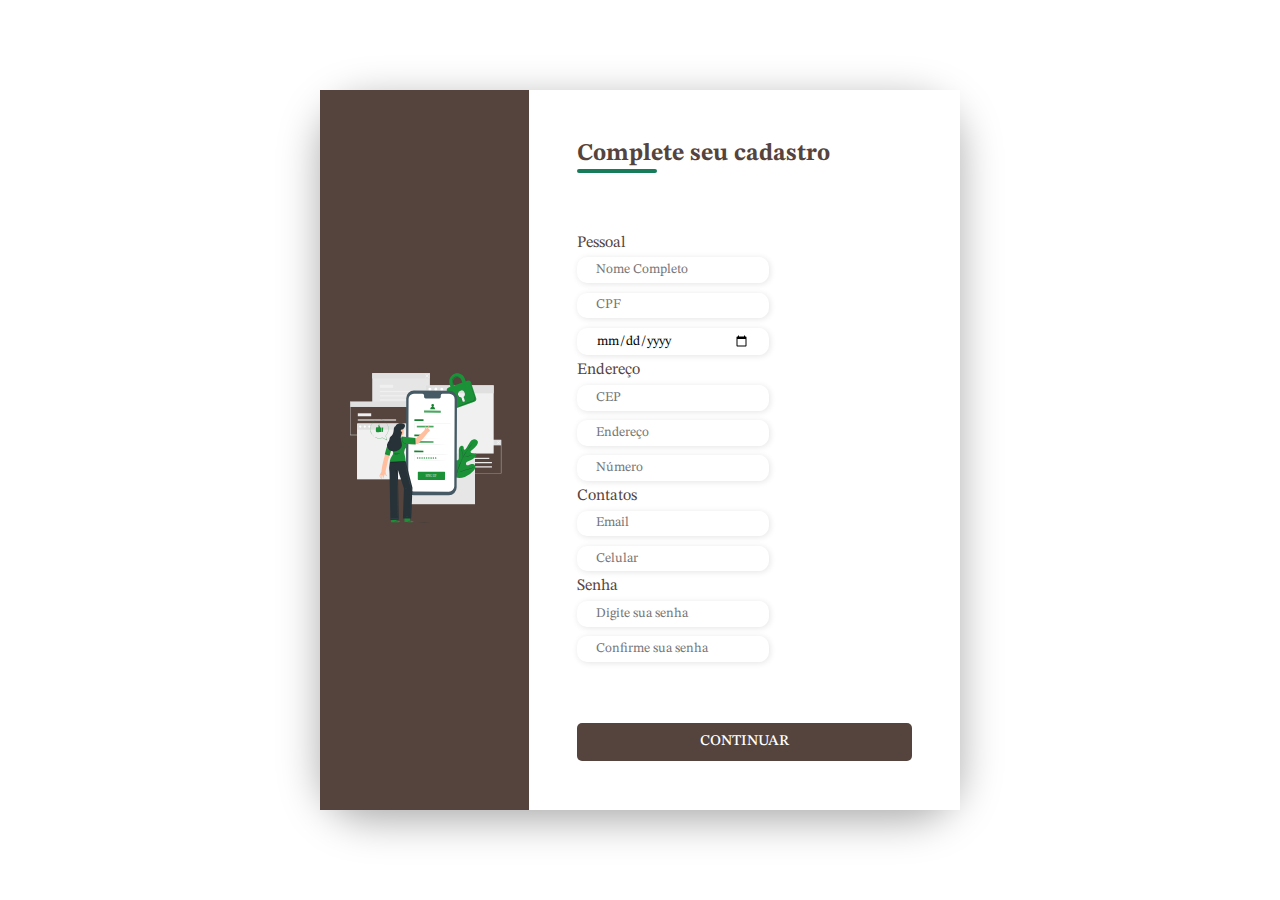
<file: FacilityBank/CompleteCadastro/index.html>
<!DOCTYPE html>
<html lang="pt-br">
<head>
    <meta charset="UTF-8">
    <meta http-equiv="X-UA-Compatible" content="IE=edge">
    <meta name="viewport" content="width=device-width, initial-scale=1.0">
    <link rel="stylesheet" href="style22.css">
    <title>Formulário de cadastro</title>
</head>
<body>
    <div class="container">
        <div class="form-image">
            <img src="img/login-animate.svg" alt="Imagem pessoas cadastro">
        </div>
        <div class="form">
            <form action="#">
                <div class="form-header">
                    <div class="title">
                        <h2>Complete seu cadastro</h2>
                    </div>
                </div>
        
                <div class="input-group">
                    <div class="input-box">
                        <label for="pessoal">Pessoal</label>
                        <input id="firstname" type="text" name="firstname" placeholder="Nome Completo" required>
                        <input id="cpf" type="text" name="cpf" placeholder="CPF" required>
                        <input id="data de nascimento" type="date" name="Data de nascimento" placeholder="Data de nascimento" required>
                    </div>
                    <div class="input-box">
                        <label for="Endereço">Endereço</label>
                        <input id="CEP" type="text" name="CEP" placeholder="CEP" required>
                        <input id="Endereço" type="text" name="Endereço" placeholder="Endereço" required>
                        <input id="numero" type="text" name="numero" placeholder="Número" required>
                    </div>
                    <div class="input-box">
                        <label for="Contatos">Contatos</label>
                        <input id="email" type="email" name="email" placeholder="Email" required>
                        <input id="celular" type="tel" name="celular" placeholder="Celular" required>
                    </div>
                    <div class="input-box">
                        <label for="Senha">Senha</label>
                        <input id="password" type="password" name="password" placeholder="Digite sua senha" required>
                        <input id="password" type="password" name="Confirmpassword" placeholder="Confirme sua senha" required>
                    </div>
                </div>
                <div class="continue-button">
                    <button><a href="#">Continuar</a></button>
                </div>
            </form>
        </div>
    </div>
    
</body>
</html>
</file>
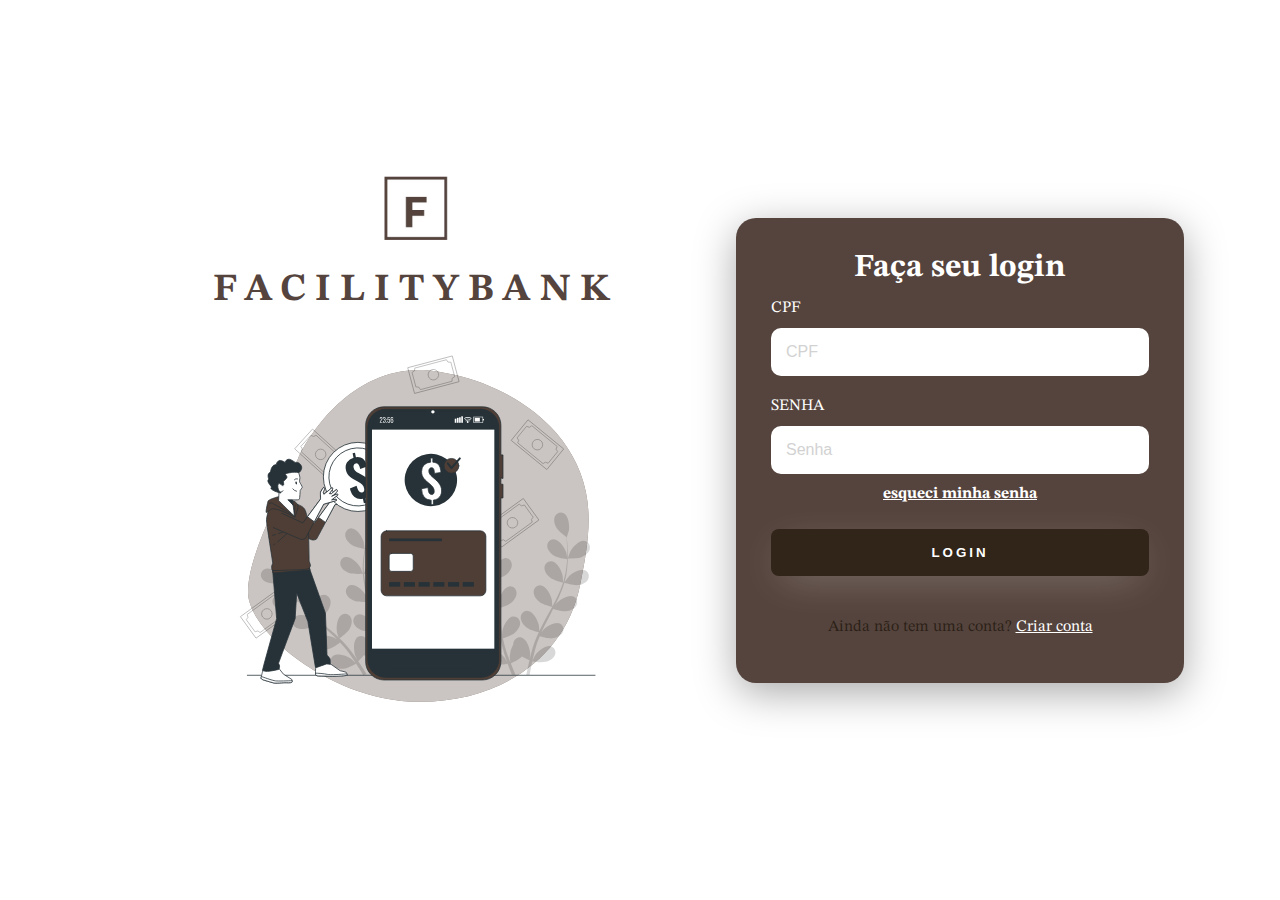
<file: FacilityBank/Login/index.html>
<!DOCTYPE html>
<html lang="pt">
<head>
    <meta charset="UTF-8">
    <meta http-equiv="X-UA-Compatible" content="IE=edge">
    <meta name="viewport" content="width=device-width, initial-scale=1.0">
    <link rel="stylesheet" href="style.css">
    <title>Login</title>
</head>
<body>
    <div class="main-login">
        <div class="left-login">
            <img src="imagens/LOGO.jpeg" class="left-logo-img" alt="logo">
            <h1>FACILITYBANK </h1>
            <img src="imagens/animacao.svg" class="left-login-img" alt="credito animacao">
        </div>
        <div class="rigth-login">
            <div class="card-login">
                <h1>Faça seu login</h1>
                <div class ="textfield">
                    <label for="Usuário">CPF</label>
                    <input type="text" name="Usuário" placeholder="CPF">
                </div>
                <div class ="textfield">
                    <label for="senha">SENHA</label>
                    <input type="password" name="senha" placeholder="Senha">
                </div>
                <h4> <a href>esqueci minha senha</a></h4>
                <button class="btn-login">Login</button>
                <p>Ainda não tem uma conta? <a href="">Criar conta</a></p>
            </div>
        </div>
    </div>
</body>
</html>
</file>
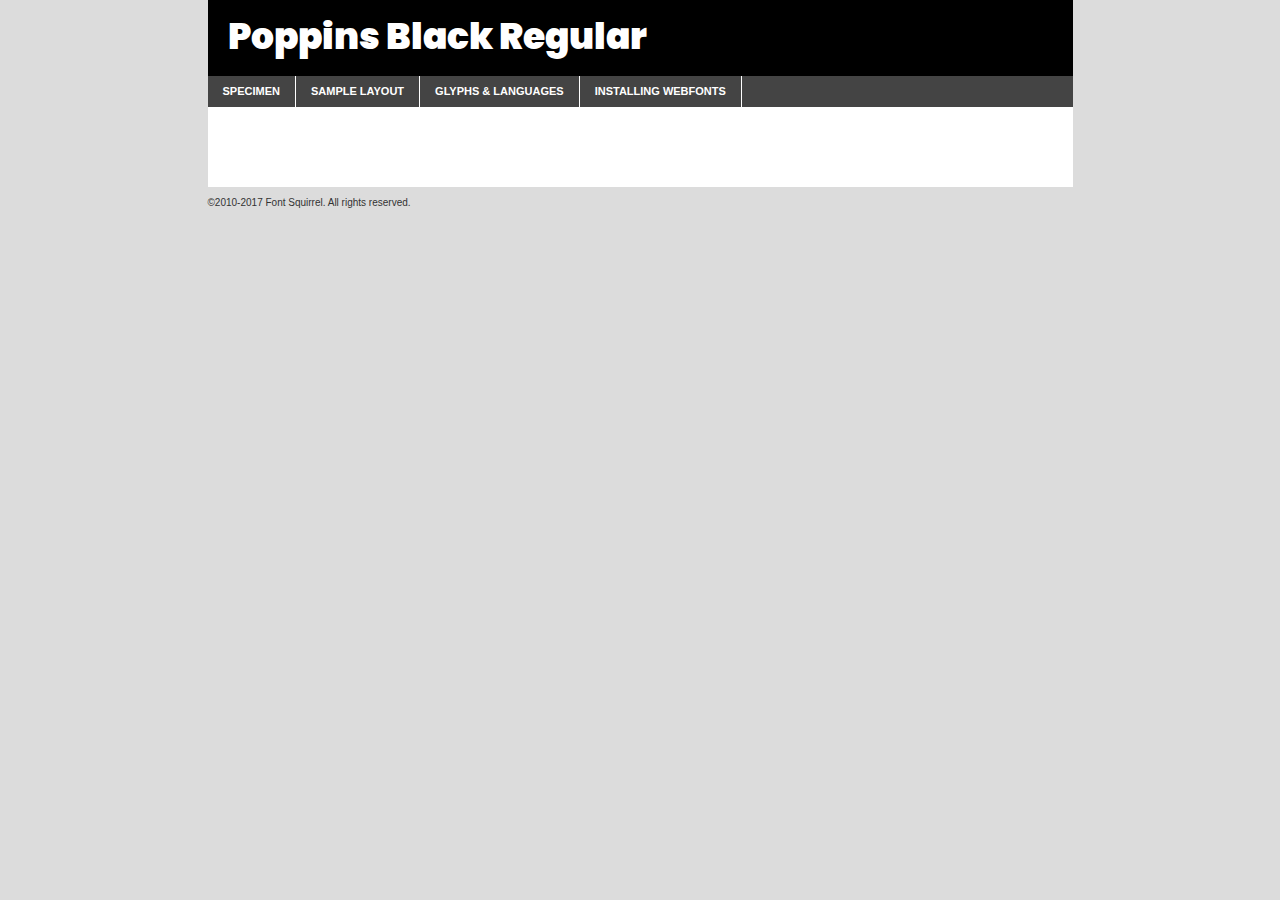
<file: FacilityBank/LandingPage/components/fonts/poppins-black-demo.html>
<!DOCTYPE html PUBLIC "-//W3C//DTD XHTML 1.0 Transitional//EN"
	"http://www.w3.org/TR/xhtml1/DTD/xhtml1-transitional.dtd">

<html xmlns="http://www.w3.org/1999/xhtml" xml:lang="en" lang="en">
<head>
	<meta http-equiv="Content-Type" content="text/html; charset=utf-8" />
	<script src="http://ajax.googleapis.com/ajax/libs/jquery/1.7.2/jquery.min.js" type="text/javascript" charset="utf-8"></script>
	<script type="text/javascript">
	(function($){$.fn.easyTabs=function(option){var param=jQuery.extend({fadeSpeed:"fast",defaultContent:1,activeClass:'active'},option);$(this).each(function(){var thisId="#"+this.id;if(param.defaultContent==''){param.defaultContent=1;}
	if(typeof param.defaultContent=="number")
	{var defaultTab=$(thisId+" .tabs li:eq("+(param.defaultContent-1)+") a").attr('href').substr(1);}else{var defaultTab=param.defaultContent;}
	$(thisId+" .tabs li a").each(function(){var tabToHide=$(this).attr('href').substr(1);$("#"+tabToHide).addClass('easytabs-tab-content');});hideAll();changeContent(defaultTab);function hideAll(){$(thisId+" .easytabs-tab-content").hide();}
	function changeContent(tabId){hideAll();$(thisId+" .tabs li").removeClass(param.activeClass);$(thisId+" .tabs li a[href=#"+tabId+"]").closest('li').addClass(param.activeClass);if(param.fadeSpeed!="none")
	{$(thisId+" #"+tabId).fadeIn(param.fadeSpeed);}else{$(thisId+" #"+tabId).show();}}
	$(thisId+" .tabs li").click(function(){var tabId=$(this).find('a').attr('href').substr(1);changeContent(tabId);return false;});});}})(jQuery);
	</script>
	<link rel="stylesheet" href="specimen_files/specimen_stylesheet.css" type="text/css" charset="utf-8" />
	<link rel="stylesheet" href="stylesheet.css" type="text/css" charset="utf-8" />

	<style type="text/css">
					body{
				font-family: 'poppinsblack';
							}
		</style>

	<title>Poppins Black Regular Specimen</title>
	
	
	<script type="text/javascript" charset="utf-8">
		$(document).ready(function() {
			$('#container').easyTabs({defaultContent:1});
		});
	</script>
</head>

<body>
<div id="container">
	<div id="header">
		Poppins Black Regular	</div>
	<ul class="tabs">
		<li><a href="#specimen">Specimen</a></li>
		<li><a href="#layout">Sample Layout</a></li>
				<li><a href="#glyphs">Glyphs &amp; Languages</a></li>
		<li><a href="#installing">Installing Webfonts</a></li>
		
	</ul>
	
	<div id="main_content">

		
			<div id="specimen">
		
				<div class="section">
					<div class="grid12 firstcol">
						<div class="huge">AaBb</div>
					</div>
				</div>
		
				<div class="section">
					<div class="glyph_range">A&#x200B;B&#x200b;C&#x200b;D&#x200b;E&#x200b;F&#x200b;G&#x200b;H&#x200b;I&#x200b;J&#x200b;K&#x200b;L&#x200b;M&#x200b;N&#x200b;O&#x200b;P&#x200b;Q&#x200b;R&#x200b;S&#x200b;T&#x200b;U&#x200b;V&#x200b;W&#x200b;X&#x200b;Y&#x200b;Z&#x200b;a&#x200b;b&#x200b;c&#x200b;d&#x200b;e&#x200b;f&#x200b;g&#x200b;h&#x200b;i&#x200b;j&#x200b;k&#x200b;l&#x200b;m&#x200b;n&#x200b;o&#x200b;p&#x200b;q&#x200b;r&#x200b;s&#x200b;t&#x200b;u&#x200b;v&#x200b;w&#x200b;x&#x200b;y&#x200b;z&#x200b;1&#x200b;2&#x200b;3&#x200b;4&#x200b;5&#x200b;6&#x200b;7&#x200b;8&#x200b;9&#x200b;0&#x200b;&amp;&#x200b;.&#x200b;,&#x200b;?&#x200b;!&#x200b;&#64;&#x200b;(&#x200b;)&#x200b;#&#x200b;$&#x200b;%&#x200b;*&#x200b;+&#x200b;-&#x200b;=&#x200b;:&#x200b;;</div>
				</div>
				<div class="section">
					<div class="grid12 firstcol">
						<table class="sample_table">
							<tr><td>10</td><td class="size10">abcdefghijklmnopqrstuvwxyzABCDEFGHIJKLMNOPQRSTUVWXYZ0123456789abcdefghijklmnopqrstuvwxyzABCDEFGHIJKLMNOPQRSTUVWXYZ0123456789abcdefghijklmnopqrstuvwxyzABCDEFGHIJKLMNOPQRSTUVWXYZ</td></tr>
							<tr><td>11</td><td class="size11">abcdefghijklmnopqrstuvwxyzABCDEFGHIJKLMNOPQRSTUVWXYZ0123456789abcdefghijklmnopqrstuvwxyzABCDEFGHIJKLMNOPQRSTUVWXYZ0123456789abcdefghijklmnopqrstuvwxyzABCDEFGHIJKLMNOPQRSTUVWXYZ</td></tr>
							<tr><td>12</td><td class="size12">abcdefghijklmnopqrstuvwxyzABCDEFGHIJKLMNOPQRSTUVWXYZ0123456789abcdefghijklmnopqrstuvwxyzABCDEFGHIJKLMNOPQRSTUVWXYZ0123456789abcdefghijklmnopqrstuvwxyzABCDEFGHIJKLMNOPQRSTUVWXYZ</td></tr>
							<tr><td>13</td><td class="size13">abcdefghijklmnopqrstuvwxyzABCDEFGHIJKLMNOPQRSTUVWXYZ0123456789abcdefghijklmnopqrstuvwxyzABCDEFGHIJKLMNOPQRSTUVWXYZ0123456789abcdefghijklmnopqrstuvwxyzABCDEFGHIJKLMNOPQRSTUVWXYZ</td></tr>
							<tr><td>14</td><td class="size14">abcdefghijklmnopqrstuvwxyzABCDEFGHIJKLMNOPQRSTUVWXYZ0123456789abcdefghijklmnopqrstuvwxyzABCDEFGHIJKLMNOPQRSTUVWXYZ0123456789abcdefghijklmnopqrstuvwxyzABCDEFGHIJKLMNOPQRSTUVWXYZ</td></tr>
							<tr><td>16</td><td class="size16">abcdefghijklmnopqrstuvwxyzABCDEFGHIJKLMNOPQRSTUVWXYZ0123456789abcdefghijklmnopqrstuvwxyzABCDEFGHIJKLMNOPQRSTUVWXYZ</td></tr>
							<tr><td>18</td><td class="size18">abcdefghijklmnopqrstuvwxyzABCDEFGHIJKLMNOPQRSTUVWXYZ0123456789abcdefghijklmnopqrstuvwxyzABCDEFGHIJKLMNOPQRSTUVWXYZ</td></tr>
							<tr><td>20</td><td class="size20">abcdefghijklmnopqrstuvwxyzABCDEFGHIJKLMNOPQRSTUVWXYZ0123456789abcdefghijklmnopqrstuvwxyzABCDEFGHIJKLMNOPQRSTUVWXYZ</td></tr>
							<tr><td>24</td><td class="size24">abcdefghijklmnopqrstuvwxyzABCDEFGHIJKLMNOPQRSTUVWXYZ0123456789abcdefghijklmnopqrstuvwxyzABCDEFGHIJKLMNOPQRSTUVWXYZ</td></tr>
							<tr><td>30</td><td class="size30">abcdefghijklmnopqrstuvwxyzABCDEFGHIJKLMNOPQRSTUVWXYZ0123456789abcdefghijklmnopqrstuvwxyzABCDEFGHIJKLMNOPQRSTUVWXYZ</td></tr>
							<tr><td>36</td><td class="size36">abcdefghijklmnopqrstuvwxyzABCDEFGHIJKLMNOPQRSTUVWXYZ0123456789abcdefghijklmnopqrstuvwxyzABCDEFGHIJKLMNOPQRSTUVWXYZ</td></tr>
							<tr><td>48</td><td class="size48">abcdefghijklmnopqrstuvwxyzABCDEFGHIJKLMNOPQRSTUVWXYZ0123456789abcdefghijklmnopqrstuvwxyzABCDEFGHIJKLMNOPQRSTUVWXYZ</td></tr>
							<tr><td>60</td><td class="size60">abcdefghijklmnopqrstuvwxyzABCDEFGHIJKLMNOPQRSTUVWXYZ0123456789abcdefghijklmnopqrstuvwxyzABCDEFGHIJKLMNOPQRSTUVWXYZ</td></tr>
							<tr><td>72</td><td class="size72">abcdefghijklmnopqrstuvwxyzABCDEFGHIJKLMNOPQRSTUVWXYZ0123456789abcdefghijklmnopqrstuvwxyzABCDEFGHIJKLMNOPQRSTUVWXYZ</td></tr>
							<tr><td>90</td><td class="size90">abcdefghijklmnopqrstuvwxyzABCDEFGHIJKLMNOPQRSTUVWXYZ0123456789abcdefghijklmnopqrstuvwxyzABCDEFGHIJKLMNOPQRSTUVWXYZ</td></tr>
						</table>
				
					</div>
			
				</div>
		
		
		
								<div class="section" id="bodycomparison">


										<div id="xheight">
				<div class="fontbody">&#x25FC;&#x25FC;&#x25FC;&#x25FC;&#x25FC;&#x25FC;&#x25FC;&#x25FC;&#x25FC;&#x25FC;&#x25FC;&#x25FC;&#x25FC;&#x25FC;&#x25FC;&#x25FC;&#x25FC;&#x25FC;&#x25FC;&#x25FC;&#x25FC;&#x25FC;&#x25FC;&#x25FC;&#x25FC;&#x25FC;&#x25FC;&#x25FC;&#x25FC;&#x25FC;&#x25FC;&#x25FC;&#x25FC;&#x25FC;&#x25FC;&#x25FC;&#x25FC;&#x25FC;&#x25FC;&#x25FC;&#x25FC;&#x25FC;&#x25FC;&#x25FC;&#x25FC;&#x25FC;&#x25FC;&#x25FC;&#x25FC;&#x25FC;&#x25FC;&#x25FC;&#x25FC;&#x25FC;&#x25FC;&#x25FC;&#x25FC;&#x25FC;&#x25FC;&#x25FC;&#x25FC;&#x25FC;&#x25FC;&#x25FC;&#x25FC;&#x25FC;&#x25FC;&#x25FC;&#x25FC;&#x25FC;&#x25FC;&#x25FC;&#x25FC;&#x25FC;&#x25FC;&#x25FC;&#x25FC;&#x25FC;&#x25FC;&#x25FC;&#x25FC;&#x25FC;&#x25FC;&#x25FC;&#x25FC;&#x25FC;&#x25FC;&#x25FC;&#x25FC;&#x25FC;&#x25FC;&#x25FC;&#x25FC;&#x25FC;&#x25FC;&#x25FC;&#x25FC;&#x25FC;&#x25FC;body</div><div class="arialbody">body</div><div class="verdanabody">body</div><div class="georgiabody">body</div></div>
										<div class="fontbody" style="z-index:1">
											body<span>Poppins Black Regular</span>
										</div>
										<div class="arialbody" style="z-index:1">
											body<span>Arial</span>
										</div>
										<div class="verdanabody" style="z-index:1">
											body<span>Verdana</span>
										</div>
										<div class="georgiabody" style="z-index:1">
											body<span>Georgia</span>
										</div>



								</div>
		
		
				<div class="section psample psample_row1" id="">
					
					<div class="grid2 firstcol">
						<p class="size10"><span>10.</span>Aenean lacinia bibendum nulla sed consectetur. Fusce dapibus, tellus ac cursus commodo, tortor mauris condimentum nibh, ut fermentum massa justo sit amet risus. Nullam id dolor id nibh ultricies vehicula ut id elit. Cum sociis natoque penatibus et magnis dis parturient montes, nascetur ridiculus mus. Nulla vitae elit libero, a pharetra augue.</p>
			
					</div>
					<div class="grid3">
						<p class="size11"><span>11.</span>Aenean lacinia bibendum nulla sed consectetur. Fusce dapibus, tellus ac cursus commodo, tortor mauris condimentum nibh, ut fermentum massa justo sit amet risus. Nullam id dolor id nibh ultricies vehicula ut id elit. Cum sociis natoque penatibus et magnis dis parturient montes, nascetur ridiculus mus. Nulla vitae elit libero, a pharetra augue.</p>
			
					</div>
					<div class="grid3">
						<p class="size12"><span>12.</span>Aenean lacinia bibendum nulla sed consectetur. Fusce dapibus, tellus ac cursus commodo, tortor mauris condimentum nibh, ut fermentum massa justo sit amet risus. Nullam id dolor id nibh ultricies vehicula ut id elit. Cum sociis natoque penatibus et magnis dis parturient montes, nascetur ridiculus mus. Nulla vitae elit libero, a pharetra augue.</p>
			
					</div>
					<div class="grid4">
						<p class="size13"><span>13.</span>Aenean lacinia bibendum nulla sed consectetur. Fusce dapibus, tellus ac cursus commodo, tortor mauris condimentum nibh, ut fermentum massa justo sit amet risus. Nullam id dolor id nibh ultricies vehicula ut id elit. Cum sociis natoque penatibus et magnis dis parturient montes, nascetur ridiculus mus. Nulla vitae elit libero, a pharetra augue.</p>
			
					</div>
					<div class="white_blend"></div>
					
				</div>
				<div class="section psample psample_row2" id="">
					<div class="grid3 firstcol">
						<p class="size14"><span>14.</span>Aenean lacinia bibendum nulla sed consectetur. Fusce dapibus, tellus ac cursus commodo, tortor mauris condimentum nibh, ut fermentum massa justo sit amet risus. Nullam id dolor id nibh ultricies vehicula ut id elit. Cum sociis natoque penatibus et magnis dis parturient montes, nascetur ridiculus mus. Nulla vitae elit libero, a pharetra augue.</p>
			
					</div>
					<div class="grid4">
						<p class="size16"><span>16.</span>Aenean lacinia bibendum nulla sed consectetur. Fusce dapibus, tellus ac cursus commodo, tortor mauris condimentum nibh, ut fermentum massa justo sit amet risus. Nullam id dolor id nibh ultricies vehicula ut id elit. Cum sociis natoque penatibus et magnis dis parturient montes, nascetur ridiculus mus. Nulla vitae elit libero, a pharetra augue.</p>
			
					</div>
					<div class="grid5">
						<p class="size18"><span>18.</span>Aenean lacinia bibendum nulla sed consectetur. Fusce dapibus, tellus ac cursus commodo, tortor mauris condimentum nibh, ut fermentum massa justo sit amet risus. Nullam id dolor id nibh ultricies vehicula ut id elit. Cum sociis natoque penatibus et magnis dis parturient montes, nascetur ridiculus mus. Nulla vitae elit libero, a pharetra augue.</p>
			
					</div>

					<div class="white_blend"></div>

				</div>
				
				<div class="section psample psample_row3" id="">
					<div class="grid5 firstcol">
						<p class="size20"><span>20.</span>Aenean lacinia bibendum nulla sed consectetur. Fusce dapibus, tellus ac cursus commodo, tortor mauris condimentum nibh, ut fermentum massa justo sit amet risus. Nullam id dolor id nibh ultricies vehicula ut id elit. Cum sociis natoque penatibus et magnis dis parturient montes, nascetur ridiculus mus. Nulla vitae elit libero, a pharetra augue.</p>
					</div>
					<div class="grid7">
						<p class="size24"><span>24.</span>Aenean lacinia bibendum nulla sed consectetur. Fusce dapibus, tellus ac cursus commodo, tortor mauris condimentum nibh, ut fermentum massa justo sit amet risus. Nullam id dolor id nibh ultricies vehicula ut id elit. Cum sociis natoque penatibus et magnis dis parturient montes, nascetur ridiculus mus. Nulla vitae elit libero, a pharetra augue.</p>
					</div>
					
					<div class="white_blend"></div>
					
				</div>
				
				<div class="section psample psample_row4" id="">
					<div class="grid12 firstcol">
						<p class="size30"><span>30.</span>Aenean lacinia bibendum nulla sed consectetur. Fusce dapibus, tellus ac cursus commodo, tortor mauris condimentum nibh, ut fermentum massa justo sit amet risus. Nullam id dolor id nibh ultricies vehicula ut id elit. Cum sociis natoque penatibus et magnis dis parturient montes, nascetur ridiculus mus. Nulla vitae elit libero, a pharetra augue.</p>
					</div>
					<div class="white_blend"></div>
					
				</div>
				
				
				
				<div class="section psample psample_row1 fullreverse">
					<div class="grid2 firstcol">
						<p class="size10"><span>10.</span>Aenean lacinia bibendum nulla sed consectetur. Fusce dapibus, tellus ac cursus commodo, tortor mauris condimentum nibh, ut fermentum massa justo sit amet risus. Nullam id dolor id nibh ultricies vehicula ut id elit. Cum sociis natoque penatibus et magnis dis parturient montes, nascetur ridiculus mus. Nulla vitae elit libero, a pharetra augue.</p>
			
					</div>
					<div class="grid3">
						<p class="size11"><span>11.</span>Aenean lacinia bibendum nulla sed consectetur. Fusce dapibus, tellus ac cursus commodo, tortor mauris condimentum nibh, ut fermentum massa justo sit amet risus. Nullam id dolor id nibh ultricies vehicula ut id elit. Cum sociis natoque penatibus et magnis dis parturient montes, nascetur ridiculus mus. Nulla vitae elit libero, a pharetra augue.</p>
			
					</div>
					<div class="grid3">
						<p class="size12"><span>12.</span>Aenean lacinia bibendum nulla sed consectetur. Fusce dapibus, tellus ac cursus commodo, tortor mauris condimentum nibh, ut fermentum massa justo sit amet risus. Nullam id dolor id nibh ultricies vehicula ut id elit. Cum sociis natoque penatibus et magnis dis parturient montes, nascetur ridiculus mus. Nulla vitae elit libero, a pharetra augue.</p>
			
					</div>
					<div class="grid4">
						<p class="size13"><span>13.</span>Aenean lacinia bibendum nulla sed consectetur. Fusce dapibus, tellus ac cursus commodo, tortor mauris condimentum nibh, ut fermentum massa justo sit amet risus. Nullam id dolor id nibh ultricies vehicula ut id elit. Cum sociis natoque penatibus et magnis dis parturient montes, nascetur ridiculus mus. Nulla vitae elit libero, a pharetra augue.</p>
			
					</div>
					<div class="black_blend"></div>
					
				</div>
				
				<div class="section psample psample_row2 fullreverse">
					<div class="grid3 firstcol">
						<p class="size14"><span>14.</span>Aenean lacinia bibendum nulla sed consectetur. Fusce dapibus, tellus ac cursus commodo, tortor mauris condimentum nibh, ut fermentum massa justo sit amet risus. Nullam id dolor id nibh ultricies vehicula ut id elit. Cum sociis natoque penatibus et magnis dis parturient montes, nascetur ridiculus mus. Nulla vitae elit libero, a pharetra augue.</p>
			
					</div>
					<div class="grid4">
						<p class="size16"><span>16.</span>Aenean lacinia bibendum nulla sed consectetur. Fusce dapibus, tellus ac cursus commodo, tortor mauris condimentum nibh, ut fermentum massa justo sit amet risus. Nullam id dolor id nibh ultricies vehicula ut id elit. Cum sociis natoque penatibus et magnis dis parturient montes, nascetur ridiculus mus. Nulla vitae elit libero, a pharetra augue.</p>
			
					</div>
					<div class="grid5">
						<p class="size18"><span>18.</span>Aenean lacinia bibendum nulla sed consectetur. Fusce dapibus, tellus ac cursus commodo, tortor mauris condimentum nibh, ut fermentum massa justo sit amet risus. Nullam id dolor id nibh ultricies vehicula ut id elit. Cum sociis natoque penatibus et magnis dis parturient montes, nascetur ridiculus mus. Nulla vitae elit libero, a pharetra augue.</p>
			
					</div>
					<div class="black_blend"></div>

				</div>
				
				<div class="section psample fullreverse psample_row3" id="">
					<div class="grid5 firstcol">
						<p class="size20"><span>20.</span>Aenean lacinia bibendum nulla sed consectetur. Fusce dapibus, tellus ac cursus commodo, tortor mauris condimentum nibh, ut fermentum massa justo sit amet risus. Nullam id dolor id nibh ultricies vehicula ut id elit. Cum sociis natoque penatibus et magnis dis parturient montes, nascetur ridiculus mus. Nulla vitae elit libero, a pharetra augue.</p>
					</div>
					<div class="grid7">
						<p class="size24"><span>24.</span>Aenean lacinia bibendum nulla sed consectetur. Fusce dapibus, tellus ac cursus commodo, tortor mauris condimentum nibh, ut fermentum massa justo sit amet risus. Nullam id dolor id nibh ultricies vehicula ut id elit. Cum sociis natoque penatibus et magnis dis parturient montes, nascetur ridiculus mus. Nulla vitae elit libero, a pharetra augue.</p>
					</div>
					
					<div class="black_blend"></div>
					
				</div>
				
				<div class="section psample fullreverse psample_row4" id="" style="border-bottom: 20px #000 solid;">
					<div class="grid12 firstcol">
						<p class="size30"><span>30.</span>Aenean lacinia bibendum nulla sed consectetur. Fusce dapibus, tellus ac cursus commodo, tortor mauris condimentum nibh, ut fermentum massa justo sit amet risus. Nullam id dolor id nibh ultricies vehicula ut id elit. Cum sociis natoque penatibus et magnis dis parturient montes, nascetur ridiculus mus. Nulla vitae elit libero, a pharetra augue.</p>
					</div>
					<div class="black_blend"></div>
					
				</div>
				
				
				
				
			</div>
			
			<div id="layout">
				
				<div class="section">
					
					<div class="grid12 firstcol">
						<h1>Lorem Ipsum Dolor</h1>
						<h2>Etiam porta sem malesuada magna mollis euismod</h2>
						
						<p class="byline">By <a href="#link">Aenean Lacinia</a></p>
					</div>
				</div>
				<div class="section">
					<div class="grid8 firstcol">
						<p class="large">Donec sed odio dui. Morbi leo risus, porta ac consectetur ac, vestibulum at eros. Fusce dapibus, tellus ac cursus commodo, tortor mauris condimentum nibh, ut fermentum massa justo sit amet risus. </p>

						
						<h3>Pellentesque ornare sem</h3>

						<p>Maecenas sed diam eget risus varius blandit sit amet non magna. Maecenas faucibus mollis interdum. Donec ullamcorper nulla non metus auctor fringilla. Nullam id dolor id nibh ultricies vehicula ut id elit. Nullam id dolor id nibh ultricies vehicula ut id elit. </p>

						<p>Aenean eu leo quam. Pellentesque ornare sem lacinia quam venenatis vestibulum. Lorem ipsum dolor sit amet, consectetur adipiscing elit. Cum sociis natoque penatibus et magnis dis parturient montes, nascetur ridiculus mus. </p>

						<p>Nulla vitae elit libero, a pharetra augue. Praesent commodo cursus magna, vel scelerisque nisl consectetur et. Aenean lacinia bibendum nulla sed consectetur. </p>

						<p>Nullam quis risus eget urna mollis ornare vel eu leo. Nullam quis risus eget urna mollis ornare vel eu leo. Maecenas sed diam eget risus varius blandit sit amet non magna. Donec ullamcorper nulla non metus auctor fringilla. </p>

						<h3>Cras mattis consectetur</h3>

						<p>Aenean eu leo quam. Pellentesque ornare sem lacinia quam venenatis vestibulum. Aenean lacinia bibendum nulla sed consectetur. Integer posuere erat a ante venenatis dapibus posuere velit aliquet. Cras mattis consectetur purus sit amet fermentum. </p>

						<p>Nullam id dolor id nibh ultricies vehicula ut id elit. Nullam quis risus eget urna mollis ornare vel eu leo. Cras mattis consectetur purus sit amet fermentum.</p>
					</div>
					
					<div class="grid4 sidebar">
						
						<div class="box reverse">
							<p class="last">Nullam quis risus eget urna mollis ornare vel eu leo. Donec ullamcorper nulla non metus auctor fringilla. Cras mattis consectetur purus sit amet fermentum. Sed posuere consectetur est at lobortis. Lorem ipsum dolor sit amet, consectetur adipiscing elit. </p>
						</div>
						
						<p class="caption">Maecenas sed diam eget risus varius.</p>

						<p>Vestibulum id ligula porta felis euismod semper. Integer posuere erat a ante venenatis dapibus posuere velit aliquet. Vestibulum id ligula porta felis euismod semper. Sed posuere consectetur est at lobortis. Maecenas sed diam eget risus varius blandit sit amet non magna. Fusce dapibus, tellus ac cursus commodo, tortor mauris condimentum nibh, ut fermentum massa justo sit amet risus. </p>

					

						<p>Duis mollis, est non commodo luctus, nisi erat porttitor ligula, eget lacinia odio sem nec elit. Aenean lacinia bibendum nulla sed consectetur. Vivamus sagittis lacus vel augue laoreet rutrum faucibus dolor auctor. Aenean lacinia bibendum nulla sed consectetur. Nullam quis risus eget urna mollis ornare vel eu leo. </p>

						<p>Praesent commodo cursus magna, vel scelerisque nisl consectetur et. Donec ullamcorper nulla non metus auctor fringilla. Maecenas faucibus mollis interdum. Fusce dapibus, tellus ac cursus commodo, tortor mauris condimentum nibh, ut fermentum massa justo sit amet risus. </p>

					</div>
				</div>
				
			</div>


			



		<div id="glyphs">
			<div class="section">
				<div class="grid12 firstcol">
			
				<h1>Language Support</h1>
				<p>The subset of Poppins Black Regular in this kit supports the following languages:<br />
			
					Albanian, Basque, Breton, Chamorro, Danish, Dutch, English, Faroese, Finnish, French, Frisian, Galician, German, Icelandic, Italian, Malagasy, Norwegian, Portuguese, Spanish, Alsatian, Aragonese, Arapaho, Arrernte, Asturian, Aymara, Bislama, Cebuano, Corsican, Fijian, French_creole, Genoese, Gilbertese, Greenlandic, Haitian_creole, Hiligaynon, Hmong, Hopi, Ibanag, Iloko_ilokano, Indonesian, Interglossa_glosa, Interlingua, Irish_gaelic, Jerriais, Lojban, Lombard, Luxembourgeois, Manx, Mohawk, Norfolk_pitcairnese, Occitan, Oromo, Pangasinan, Papiamento, Piedmontese, Potawatomi, Rhaeto-romance, Romansh, Rotokas, Sami_lule, Samoan, Sardinian, Scots_gaelic, Seychelles_creole, Shona, Sicilian, Somali, Southern_ndebele, Swahili, Swati_swazi, Tagalog_filipino_pilipino, Tetum, Tok_pisin, Uyghur_latinized, Volapuk, Walloon, Warlpiri, Xhosa, Yapese, Zulu, Latinbasic, Ubasic, Demo				</p>
				<h1>Glyph Chart</h1>
				<p>The subset of Poppins Black Regular in this kit includes all the glyphs listed below. Unicode entities are included above each glyph to help you insert individual characters into your layout.</p>
				<div id="glyph_chart">
			
																														 <div><p>&amp;#13;</p>&#13;</div>
																				 <div><p>&amp;#32;</p>&#32;</div>
																				 <div><p>&amp;#33;</p>&#33;</div>
																				 <div><p>&amp;#34;</p>&#34;</div>
																				 <div><p>&amp;#35;</p>&#35;</div>
																				 <div><p>&amp;#36;</p>&#36;</div>
																				 <div><p>&amp;#37;</p>&#37;</div>
																				 <div><p>&amp;#38;</p>&#38;</div>
																				 <div><p>&amp;#39;</p>&#39;</div>
																				 <div><p>&amp;#40;</p>&#40;</div>
																				 <div><p>&amp;#41;</p>&#41;</div>
																				 <div><p>&amp;#42;</p>&#42;</div>
																				 <div><p>&amp;#43;</p>&#43;</div>
																				 <div><p>&amp;#44;</p>&#44;</div>
																				 <div><p>&amp;#45;</p>&#45;</div>
																				 <div><p>&amp;#46;</p>&#46;</div>
																				 <div><p>&amp;#47;</p>&#47;</div>
																				 <div><p>&amp;#48;</p>&#48;</div>
																				 <div><p>&amp;#49;</p>&#49;</div>
																				 <div><p>&amp;#50;</p>&#50;</div>
																				 <div><p>&amp;#51;</p>&#51;</div>
																				 <div><p>&amp;#52;</p>&#52;</div>
																				 <div><p>&amp;#53;</p>&#53;</div>
																				 <div><p>&amp;#54;</p>&#54;</div>
																				 <div><p>&amp;#55;</p>&#55;</div>
																				 <div><p>&amp;#56;</p>&#56;</div>
																				 <div><p>&amp;#57;</p>&#57;</div>
																				 <div><p>&amp;#58;</p>&#58;</div>
																				 <div><p>&amp;#59;</p>&#59;</div>
																				 <div><p>&amp;#60;</p>&#60;</div>
																				 <div><p>&amp;#61;</p>&#61;</div>
																				 <div><p>&amp;#62;</p>&#62;</div>
																				 <div><p>&amp;#63;</p>&#63;</div>
																				 <div><p>&amp;#64;</p>&#64;</div>
																				 <div><p>&amp;#65;</p>&#65;</div>
																				 <div><p>&amp;#66;</p>&#66;</div>
																				 <div><p>&amp;#67;</p>&#67;</div>
																				 <div><p>&amp;#68;</p>&#68;</div>
																				 <div><p>&amp;#69;</p>&#69;</div>
																				 <div><p>&amp;#70;</p>&#70;</div>
																				 <div><p>&amp;#71;</p>&#71;</div>
																				 <div><p>&amp;#72;</p>&#72;</div>
																				 <div><p>&amp;#73;</p>&#73;</div>
																				 <div><p>&amp;#74;</p>&#74;</div>
																				 <div><p>&amp;#75;</p>&#75;</div>
																				 <div><p>&amp;#76;</p>&#76;</div>
																				 <div><p>&amp;#77;</p>&#77;</div>
																				 <div><p>&amp;#78;</p>&#78;</div>
																				 <div><p>&amp;#79;</p>&#79;</div>
																				 <div><p>&amp;#80;</p>&#80;</div>
																				 <div><p>&amp;#81;</p>&#81;</div>
																				 <div><p>&amp;#82;</p>&#82;</div>
																				 <div><p>&amp;#83;</p>&#83;</div>
																				 <div><p>&amp;#84;</p>&#84;</div>
																				 <div><p>&amp;#85;</p>&#85;</div>
																				 <div><p>&amp;#86;</p>&#86;</div>
																				 <div><p>&amp;#87;</p>&#87;</div>
																				 <div><p>&amp;#88;</p>&#88;</div>
																				 <div><p>&amp;#89;</p>&#89;</div>
																				 <div><p>&amp;#90;</p>&#90;</div>
																				 <div><p>&amp;#91;</p>&#91;</div>
																				 <div><p>&amp;#92;</p>&#92;</div>
																				 <div><p>&amp;#93;</p>&#93;</div>
																				 <div><p>&amp;#94;</p>&#94;</div>
																				 <div><p>&amp;#95;</p>&#95;</div>
																				 <div><p>&amp;#96;</p>&#96;</div>
																				 <div><p>&amp;#97;</p>&#97;</div>
																				 <div><p>&amp;#98;</p>&#98;</div>
																				 <div><p>&amp;#99;</p>&#99;</div>
																				 <div><p>&amp;#100;</p>&#100;</div>
																				 <div><p>&amp;#101;</p>&#101;</div>
																				 <div><p>&amp;#102;</p>&#102;</div>
																				 <div><p>&amp;#103;</p>&#103;</div>
																				 <div><p>&amp;#104;</p>&#104;</div>
																				 <div><p>&amp;#105;</p>&#105;</div>
																				 <div><p>&amp;#106;</p>&#106;</div>
																				 <div><p>&amp;#107;</p>&#107;</div>
																				 <div><p>&amp;#108;</p>&#108;</div>
																				 <div><p>&amp;#109;</p>&#109;</div>
																				 <div><p>&amp;#110;</p>&#110;</div>
																				 <div><p>&amp;#111;</p>&#111;</div>
																				 <div><p>&amp;#112;</p>&#112;</div>
																				 <div><p>&amp;#113;</p>&#113;</div>
																				 <div><p>&amp;#114;</p>&#114;</div>
																				 <div><p>&amp;#115;</p>&#115;</div>
																				 <div><p>&amp;#116;</p>&#116;</div>
																				 <div><p>&amp;#117;</p>&#117;</div>
																				 <div><p>&amp;#118;</p>&#118;</div>
																				 <div><p>&amp;#119;</p>&#119;</div>
																				 <div><p>&amp;#120;</p>&#120;</div>
																				 <div><p>&amp;#121;</p>&#121;</div>
																				 <div><p>&amp;#122;</p>&#122;</div>
																				 <div><p>&amp;#123;</p>&#123;</div>
																				 <div><p>&amp;#124;</p>&#124;</div>
																				 <div><p>&amp;#125;</p>&#125;</div>
																				 <div><p>&amp;#126;</p>&#126;</div>
																				 <div><p>&amp;#160;</p>&#160;</div>
																				 <div><p>&amp;#161;</p>&#161;</div>
																				 <div><p>&amp;#162;</p>&#162;</div>
																				 <div><p>&amp;#163;</p>&#163;</div>
																				 <div><p>&amp;#164;</p>&#164;</div>
																				 <div><p>&amp;#165;</p>&#165;</div>
																				 <div><p>&amp;#166;</p>&#166;</div>
																				 <div><p>&amp;#167;</p>&#167;</div>
																				 <div><p>&amp;#168;</p>&#168;</div>
																				 <div><p>&amp;#169;</p>&#169;</div>
																				 <div><p>&amp;#170;</p>&#170;</div>
																				 <div><p>&amp;#171;</p>&#171;</div>
																				 <div><p>&amp;#172;</p>&#172;</div>
																				 <div><p>&amp;#173;</p>&#173;</div>
																				 <div><p>&amp;#174;</p>&#174;</div>
																				 <div><p>&amp;#175;</p>&#175;</div>
																				 <div><p>&amp;#176;</p>&#176;</div>
																				 <div><p>&amp;#177;</p>&#177;</div>
																				 <div><p>&amp;#178;</p>&#178;</div>
																				 <div><p>&amp;#179;</p>&#179;</div>
																				 <div><p>&amp;#180;</p>&#180;</div>
																				 <div><p>&amp;#181;</p>&#181;</div>
																				 <div><p>&amp;#182;</p>&#182;</div>
																				 <div><p>&amp;#183;</p>&#183;</div>
																				 <div><p>&amp;#184;</p>&#184;</div>
																				 <div><p>&amp;#185;</p>&#185;</div>
																				 <div><p>&amp;#186;</p>&#186;</div>
																				 <div><p>&amp;#187;</p>&#187;</div>
																				 <div><p>&amp;#188;</p>&#188;</div>
																				 <div><p>&amp;#189;</p>&#189;</div>
																				 <div><p>&amp;#190;</p>&#190;</div>
																				 <div><p>&amp;#191;</p>&#191;</div>
																				 <div><p>&amp;#192;</p>&#192;</div>
																				 <div><p>&amp;#193;</p>&#193;</div>
																				 <div><p>&amp;#194;</p>&#194;</div>
																				 <div><p>&amp;#195;</p>&#195;</div>
																				 <div><p>&amp;#196;</p>&#196;</div>
																				 <div><p>&amp;#197;</p>&#197;</div>
																				 <div><p>&amp;#198;</p>&#198;</div>
																				 <div><p>&amp;#199;</p>&#199;</div>
																				 <div><p>&amp;#200;</p>&#200;</div>
																				 <div><p>&amp;#201;</p>&#201;</div>
																				 <div><p>&amp;#202;</p>&#202;</div>
																				 <div><p>&amp;#203;</p>&#203;</div>
																				 <div><p>&amp;#204;</p>&#204;</div>
																				 <div><p>&amp;#205;</p>&#205;</div>
																				 <div><p>&amp;#206;</p>&#206;</div>
																				 <div><p>&amp;#207;</p>&#207;</div>
																				 <div><p>&amp;#208;</p>&#208;</div>
																				 <div><p>&amp;#209;</p>&#209;</div>
																				 <div><p>&amp;#210;</p>&#210;</div>
																				 <div><p>&amp;#211;</p>&#211;</div>
																				 <div><p>&amp;#212;</p>&#212;</div>
																				 <div><p>&amp;#213;</p>&#213;</div>
																				 <div><p>&amp;#214;</p>&#214;</div>
																				 <div><p>&amp;#215;</p>&#215;</div>
																				 <div><p>&amp;#216;</p>&#216;</div>
																				 <div><p>&amp;#217;</p>&#217;</div>
																				 <div><p>&amp;#218;</p>&#218;</div>
																				 <div><p>&amp;#219;</p>&#219;</div>
																				 <div><p>&amp;#220;</p>&#220;</div>
																				 <div><p>&amp;#221;</p>&#221;</div>
																				 <div><p>&amp;#222;</p>&#222;</div>
																				 <div><p>&amp;#223;</p>&#223;</div>
																				 <div><p>&amp;#224;</p>&#224;</div>
																				 <div><p>&amp;#225;</p>&#225;</div>
																				 <div><p>&amp;#226;</p>&#226;</div>
																				 <div><p>&amp;#227;</p>&#227;</div>
																				 <div><p>&amp;#228;</p>&#228;</div>
																				 <div><p>&amp;#229;</p>&#229;</div>
																				 <div><p>&amp;#230;</p>&#230;</div>
																				 <div><p>&amp;#231;</p>&#231;</div>
																				 <div><p>&amp;#232;</p>&#232;</div>
																				 <div><p>&amp;#233;</p>&#233;</div>
																				 <div><p>&amp;#234;</p>&#234;</div>
																				 <div><p>&amp;#235;</p>&#235;</div>
																				 <div><p>&amp;#236;</p>&#236;</div>
																				 <div><p>&amp;#237;</p>&#237;</div>
																				 <div><p>&amp;#238;</p>&#238;</div>
																				 <div><p>&amp;#239;</p>&#239;</div>
																				 <div><p>&amp;#240;</p>&#240;</div>
																				 <div><p>&amp;#241;</p>&#241;</div>
																				 <div><p>&amp;#242;</p>&#242;</div>
																				 <div><p>&amp;#243;</p>&#243;</div>
																				 <div><p>&amp;#244;</p>&#244;</div>
																				 <div><p>&amp;#245;</p>&#245;</div>
																				 <div><p>&amp;#246;</p>&#246;</div>
																				 <div><p>&amp;#247;</p>&#247;</div>
																				 <div><p>&amp;#248;</p>&#248;</div>
																				 <div><p>&amp;#249;</p>&#249;</div>
																				 <div><p>&amp;#250;</p>&#250;</div>
																				 <div><p>&amp;#251;</p>&#251;</div>
																				 <div><p>&amp;#252;</p>&#252;</div>
																				 <div><p>&amp;#253;</p>&#253;</div>
																				 <div><p>&amp;#254;</p>&#254;</div>
																				 <div><p>&amp;#255;</p>&#255;</div>
																				 <div><p>&amp;#338;</p>&#338;</div>
																				 <div><p>&amp;#339;</p>&#339;</div>
																				 <div><p>&amp;#376;</p>&#376;</div>
																				 <div><p>&amp;#710;</p>&#710;</div>
																				 <div><p>&amp;#732;</p>&#732;</div>
																				 <div><p>&amp;#8192;</p>&#8192;</div>
																				 <div><p>&amp;#8193;</p>&#8193;</div>
																				 <div><p>&amp;#8194;</p>&#8194;</div>
																				 <div><p>&amp;#8195;</p>&#8195;</div>
																				 <div><p>&amp;#8196;</p>&#8196;</div>
																				 <div><p>&amp;#8197;</p>&#8197;</div>
																				 <div><p>&amp;#8198;</p>&#8198;</div>
																				 <div><p>&amp;#8199;</p>&#8199;</div>
																				 <div><p>&amp;#8200;</p>&#8200;</div>
																				 <div><p>&amp;#8201;</p>&#8201;</div>
																				 <div><p>&amp;#8202;</p>&#8202;</div>
																				 <div><p>&amp;#8208;</p>&#8208;</div>
																				 <div><p>&amp;#8209;</p>&#8209;</div>
																				 <div><p>&amp;#8210;</p>&#8210;</div>
																				 <div><p>&amp;#8211;</p>&#8211;</div>
																				 <div><p>&amp;#8212;</p>&#8212;</div>
																				 <div><p>&amp;#8216;</p>&#8216;</div>
																				 <div><p>&amp;#8217;</p>&#8217;</div>
																				 <div><p>&amp;#8218;</p>&#8218;</div>
																				 <div><p>&amp;#8220;</p>&#8220;</div>
																				 <div><p>&amp;#8221;</p>&#8221;</div>
																				 <div><p>&amp;#8222;</p>&#8222;</div>
																				 <div><p>&amp;#8226;</p>&#8226;</div>
																				 <div><p>&amp;#8230;</p>&#8230;</div>
																				 <div><p>&amp;#8239;</p>&#8239;</div>
																				 <div><p>&amp;#8249;</p>&#8249;</div>
																				 <div><p>&amp;#8250;</p>&#8250;</div>
																				 <div><p>&amp;#8287;</p>&#8287;</div>
																				 <div><p>&amp;#8364;</p>&#8364;</div>
																				 <div><p>&amp;#8482;</p>&#8482;</div>
																				 <div><p>&amp;#9724;</p>&#9724;</div>
																				 <div><p>&amp;#64257;</p>&#64257;</div>
																				 <div><p>&amp;#64258;</p>&#64258;</div>
																																																</div>	
				</div>
		
		
			</div>
		</div>
		
		
		<div id="specs">
			
		</div>
	
		<div id="installing">
			<div class="section">
				<div class="grid7 firstcol">
					<h1>Installing Webfonts</h1>
					
					<p>Webfonts are supported by all major browser platforms but not all in the same way. There are currently four different font formats that must be included in order to target all browsers. This includes TTF, WOFF, EOT and SVG.</p>
					
					<h2>1. Upload your webfonts</h2>
					<p>You must upload your webfont kit to your website. They should be in or near the same directory as your CSS files.</p>
					
					<h2>2. Include the webfont stylesheet</h2>
					<p>A special CSS @font-face declaration helps the various browsers select the appropriate font it needs without causing you a bunch of headaches. Learn more about this syntax by reading the <a href="https://www.fontspring.com/blog/further-hardening-of-the-bulletproof-syntax">Fontspring blog post</a> about it. The code for it is as follows:</p>


<code>
@font-face{ 
	font-family: 'MyWebFont';
	src: url('WebFont.eot');
	src: url('WebFont.eot?#iefix') format('embedded-opentype'),
	     url('WebFont.woff') format('woff'),
	     url('WebFont.ttf') format('truetype'),
	     url('WebFont.svg#webfont') format('svg');
}
</code>

	<p>We've already gone ahead and generated the code for you. All you have to do is link to the stylesheet in your HTML, like this:</p>
	<code>&lt;link rel=&quot;stylesheet&quot; href=&quot;stylesheet.css&quot; type=&quot;text/css&quot; charset=&quot;utf-8&quot; /&gt;</code>

					<h2>3. Modify your own stylesheet</h2>
					<p>To take advantage of your new fonts, you must tell your stylesheet to use them. Look at the original @font-face declaration above and find the property called "font-family." The name linked there will be what you use to reference the font. Prepend that webfont name to the font stack in the "font-family" property, inside the selector you want to change. For example:</p>
<code>p { font-family: 'WebFont', Arial, sans-serif; }</code>

<h2>4. Test</h2>
<p>Getting webfonts to work cross-browser <em>can</em> be tricky. Use the information in the sidebar to help you if you find that fonts aren't loading in a particular browser.</p>
				</div>
				
				<div class="grid5 sidebar">
					<div class="box">
						<h2>Troubleshooting<br />Font-Face Problems</h2>
						<p>Having trouble getting your webfonts to load in your new website? Here are some tips to sort out what might be the problem.</p>

						<h3>Fonts not showing in any browser</h3>

						<p>This sounds like you need to work on the plumbing. You either did not upload the fonts to the correct directory, or you did not link the fonts properly in the CSS. If you've confirmed that all this is correct and you still have a problem, take a look at your .htaccess file and see if requests are getting intercepted.</p>

						<h3>Fonts not loading in iPhone or iPad</h3>

						<p>The most common problem here is that you are serving the fonts from an IIS server. IIS refuses to serve files that have unknown MIME types. If that is the case, you must set the MIME type for SVG to "image/svg+xml" in the server settings. Follow these instructions from Microsoft if you need help.</p>

						<h3>Fonts not loading in Firefox</h3>

						<p>The primary reason for this failure? You are still using a version Firefox older than 3.5. So upgrade already! If that isn't it, then you are very likely serving fonts from a different domain. Firefox requires that all font assets be served from the same domain. Lastly it is possible that you need to add WOFF to your list of MIME types (if you are serving via IIS.)</p>

						<h3>Fonts not loading in IE</h3>

						<p>Are you looking at Internet Explorer on an actual Windows machine or are you cheating by using a service like Adobe BrowserLab? Many of these screenshot services do not render @font-face for IE. Best to test it on a real machine.</p>

						<h3>Fonts not loading in IE9</h3>

						<p>IE9, like Firefox, requires that fonts be served from the same domain as the website. Make sure that is the case.</p>
					</div>
				</div>
			</div>
			
		</div>
	
	</div>
	<div id="footer">
		<p>&copy;2010-2017 Font Squirrel. All rights reserved.</p>
	</div>
</div>
</body>
</html>
</file>
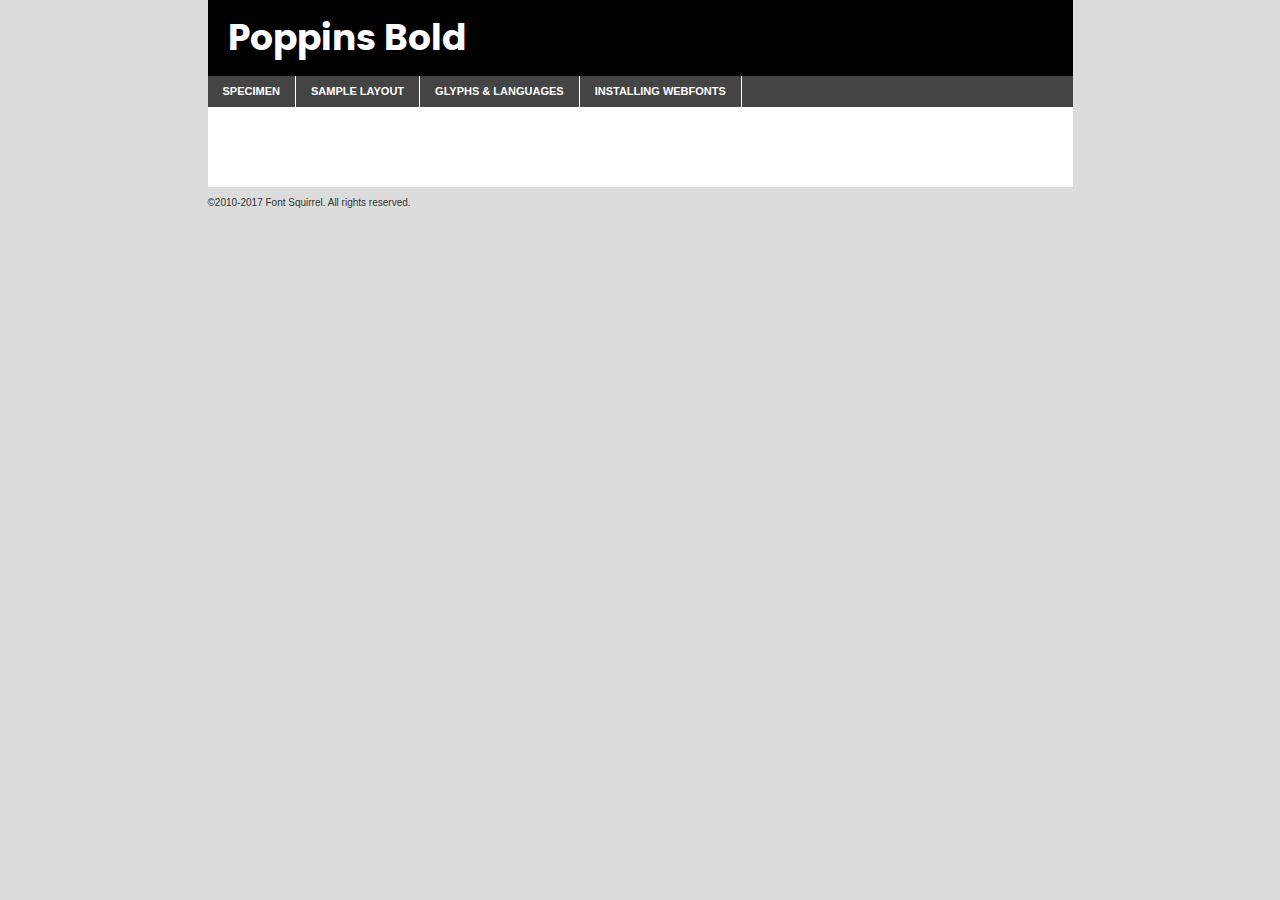
<file: FacilityBank/LandingPage/components/fonts/poppins-bold-demo.html>
<!DOCTYPE html PUBLIC "-//W3C//DTD XHTML 1.0 Transitional//EN"
	"http://www.w3.org/TR/xhtml1/DTD/xhtml1-transitional.dtd">

<html xmlns="http://www.w3.org/1999/xhtml" xml:lang="en" lang="en">
<head>
	<meta http-equiv="Content-Type" content="text/html; charset=utf-8" />
	<script src="http://ajax.googleapis.com/ajax/libs/jquery/1.7.2/jquery.min.js" type="text/javascript" charset="utf-8"></script>
	<script type="text/javascript">
	(function($){$.fn.easyTabs=function(option){var param=jQuery.extend({fadeSpeed:"fast",defaultContent:1,activeClass:'active'},option);$(this).each(function(){var thisId="#"+this.id;if(param.defaultContent==''){param.defaultContent=1;}
	if(typeof param.defaultContent=="number")
	{var defaultTab=$(thisId+" .tabs li:eq("+(param.defaultContent-1)+") a").attr('href').substr(1);}else{var defaultTab=param.defaultContent;}
	$(thisId+" .tabs li a").each(function(){var tabToHide=$(this).attr('href').substr(1);$("#"+tabToHide).addClass('easytabs-tab-content');});hideAll();changeContent(defaultTab);function hideAll(){$(thisId+" .easytabs-tab-content").hide();}
	function changeContent(tabId){hideAll();$(thisId+" .tabs li").removeClass(param.activeClass);$(thisId+" .tabs li a[href=#"+tabId+"]").closest('li').addClass(param.activeClass);if(param.fadeSpeed!="none")
	{$(thisId+" #"+tabId).fadeIn(param.fadeSpeed);}else{$(thisId+" #"+tabId).show();}}
	$(thisId+" .tabs li").click(function(){var tabId=$(this).find('a').attr('href').substr(1);changeContent(tabId);return false;});});}})(jQuery);
	</script>
	<link rel="stylesheet" href="specimen_files/specimen_stylesheet.css" type="text/css" charset="utf-8" />
	<link rel="stylesheet" href="stylesheet.css" type="text/css" charset="utf-8" />

	<style type="text/css">
					body{
				font-family: 'poppinsbold';
							}
		</style>

	<title>Poppins Bold Specimen</title>
	
	
	<script type="text/javascript" charset="utf-8">
		$(document).ready(function() {
			$('#container').easyTabs({defaultContent:1});
		});
	</script>
</head>

<body>
<div id="container">
	<div id="header">
		Poppins Bold	</div>
	<ul class="tabs">
		<li><a href="#specimen">Specimen</a></li>
		<li><a href="#layout">Sample Layout</a></li>
				<li><a href="#glyphs">Glyphs &amp; Languages</a></li>
		<li><a href="#installing">Installing Webfonts</a></li>
		
	</ul>
	
	<div id="main_content">

		
			<div id="specimen">
		
				<div class="section">
					<div class="grid12 firstcol">
						<div class="huge">AaBb</div>
					</div>
				</div>
		
				<div class="section">
					<div class="glyph_range">A&#x200B;B&#x200b;C&#x200b;D&#x200b;E&#x200b;F&#x200b;G&#x200b;H&#x200b;I&#x200b;J&#x200b;K&#x200b;L&#x200b;M&#x200b;N&#x200b;O&#x200b;P&#x200b;Q&#x200b;R&#x200b;S&#x200b;T&#x200b;U&#x200b;V&#x200b;W&#x200b;X&#x200b;Y&#x200b;Z&#x200b;a&#x200b;b&#x200b;c&#x200b;d&#x200b;e&#x200b;f&#x200b;g&#x200b;h&#x200b;i&#x200b;j&#x200b;k&#x200b;l&#x200b;m&#x200b;n&#x200b;o&#x200b;p&#x200b;q&#x200b;r&#x200b;s&#x200b;t&#x200b;u&#x200b;v&#x200b;w&#x200b;x&#x200b;y&#x200b;z&#x200b;1&#x200b;2&#x200b;3&#x200b;4&#x200b;5&#x200b;6&#x200b;7&#x200b;8&#x200b;9&#x200b;0&#x200b;&amp;&#x200b;.&#x200b;,&#x200b;?&#x200b;!&#x200b;&#64;&#x200b;(&#x200b;)&#x200b;#&#x200b;$&#x200b;%&#x200b;*&#x200b;+&#x200b;-&#x200b;=&#x200b;:&#x200b;;</div>
				</div>
				<div class="section">
					<div class="grid12 firstcol">
						<table class="sample_table">
							<tr><td>10</td><td class="size10">abcdefghijklmnopqrstuvwxyzABCDEFGHIJKLMNOPQRSTUVWXYZ0123456789abcdefghijklmnopqrstuvwxyzABCDEFGHIJKLMNOPQRSTUVWXYZ0123456789abcdefghijklmnopqrstuvwxyzABCDEFGHIJKLMNOPQRSTUVWXYZ</td></tr>
							<tr><td>11</td><td class="size11">abcdefghijklmnopqrstuvwxyzABCDEFGHIJKLMNOPQRSTUVWXYZ0123456789abcdefghijklmnopqrstuvwxyzABCDEFGHIJKLMNOPQRSTUVWXYZ0123456789abcdefghijklmnopqrstuvwxyzABCDEFGHIJKLMNOPQRSTUVWXYZ</td></tr>
							<tr><td>12</td><td class="size12">abcdefghijklmnopqrstuvwxyzABCDEFGHIJKLMNOPQRSTUVWXYZ0123456789abcdefghijklmnopqrstuvwxyzABCDEFGHIJKLMNOPQRSTUVWXYZ0123456789abcdefghijklmnopqrstuvwxyzABCDEFGHIJKLMNOPQRSTUVWXYZ</td></tr>
							<tr><td>13</td><td class="size13">abcdefghijklmnopqrstuvwxyzABCDEFGHIJKLMNOPQRSTUVWXYZ0123456789abcdefghijklmnopqrstuvwxyzABCDEFGHIJKLMNOPQRSTUVWXYZ0123456789abcdefghijklmnopqrstuvwxyzABCDEFGHIJKLMNOPQRSTUVWXYZ</td></tr>
							<tr><td>14</td><td class="size14">abcdefghijklmnopqrstuvwxyzABCDEFGHIJKLMNOPQRSTUVWXYZ0123456789abcdefghijklmnopqrstuvwxyzABCDEFGHIJKLMNOPQRSTUVWXYZ0123456789abcdefghijklmnopqrstuvwxyzABCDEFGHIJKLMNOPQRSTUVWXYZ</td></tr>
							<tr><td>16</td><td class="size16">abcdefghijklmnopqrstuvwxyzABCDEFGHIJKLMNOPQRSTUVWXYZ0123456789abcdefghijklmnopqrstuvwxyzABCDEFGHIJKLMNOPQRSTUVWXYZ</td></tr>
							<tr><td>18</td><td class="size18">abcdefghijklmnopqrstuvwxyzABCDEFGHIJKLMNOPQRSTUVWXYZ0123456789abcdefghijklmnopqrstuvwxyzABCDEFGHIJKLMNOPQRSTUVWXYZ</td></tr>
							<tr><td>20</td><td class="size20">abcdefghijklmnopqrstuvwxyzABCDEFGHIJKLMNOPQRSTUVWXYZ0123456789abcdefghijklmnopqrstuvwxyzABCDEFGHIJKLMNOPQRSTUVWXYZ</td></tr>
							<tr><td>24</td><td class="size24">abcdefghijklmnopqrstuvwxyzABCDEFGHIJKLMNOPQRSTUVWXYZ0123456789abcdefghijklmnopqrstuvwxyzABCDEFGHIJKLMNOPQRSTUVWXYZ</td></tr>
							<tr><td>30</td><td class="size30">abcdefghijklmnopqrstuvwxyzABCDEFGHIJKLMNOPQRSTUVWXYZ0123456789abcdefghijklmnopqrstuvwxyzABCDEFGHIJKLMNOPQRSTUVWXYZ</td></tr>
							<tr><td>36</td><td class="size36">abcdefghijklmnopqrstuvwxyzABCDEFGHIJKLMNOPQRSTUVWXYZ0123456789abcdefghijklmnopqrstuvwxyzABCDEFGHIJKLMNOPQRSTUVWXYZ</td></tr>
							<tr><td>48</td><td class="size48">abcdefghijklmnopqrstuvwxyzABCDEFGHIJKLMNOPQRSTUVWXYZ0123456789abcdefghijklmnopqrstuvwxyzABCDEFGHIJKLMNOPQRSTUVWXYZ</td></tr>
							<tr><td>60</td><td class="size60">abcdefghijklmnopqrstuvwxyzABCDEFGHIJKLMNOPQRSTUVWXYZ0123456789abcdefghijklmnopqrstuvwxyzABCDEFGHIJKLMNOPQRSTUVWXYZ</td></tr>
							<tr><td>72</td><td class="size72">abcdefghijklmnopqrstuvwxyzABCDEFGHIJKLMNOPQRSTUVWXYZ0123456789abcdefghijklmnopqrstuvwxyzABCDEFGHIJKLMNOPQRSTUVWXYZ</td></tr>
							<tr><td>90</td><td class="size90">abcdefghijklmnopqrstuvwxyzABCDEFGHIJKLMNOPQRSTUVWXYZ0123456789abcdefghijklmnopqrstuvwxyzABCDEFGHIJKLMNOPQRSTUVWXYZ</td></tr>
						</table>
				
					</div>
			
				</div>
		
		
		
								<div class="section" id="bodycomparison">


										<div id="xheight">
				<div class="fontbody">&#x25FC;&#x25FC;&#x25FC;&#x25FC;&#x25FC;&#x25FC;&#x25FC;&#x25FC;&#x25FC;&#x25FC;&#x25FC;&#x25FC;&#x25FC;&#x25FC;&#x25FC;&#x25FC;&#x25FC;&#x25FC;&#x25FC;&#x25FC;&#x25FC;&#x25FC;&#x25FC;&#x25FC;&#x25FC;&#x25FC;&#x25FC;&#x25FC;&#x25FC;&#x25FC;&#x25FC;&#x25FC;&#x25FC;&#x25FC;&#x25FC;&#x25FC;&#x25FC;&#x25FC;&#x25FC;&#x25FC;&#x25FC;&#x25FC;&#x25FC;&#x25FC;&#x25FC;&#x25FC;&#x25FC;&#x25FC;&#x25FC;&#x25FC;&#x25FC;&#x25FC;&#x25FC;&#x25FC;&#x25FC;&#x25FC;&#x25FC;&#x25FC;&#x25FC;&#x25FC;&#x25FC;&#x25FC;&#x25FC;&#x25FC;&#x25FC;&#x25FC;&#x25FC;&#x25FC;&#x25FC;&#x25FC;&#x25FC;&#x25FC;&#x25FC;&#x25FC;&#x25FC;&#x25FC;&#x25FC;&#x25FC;&#x25FC;&#x25FC;&#x25FC;&#x25FC;&#x25FC;&#x25FC;&#x25FC;&#x25FC;&#x25FC;&#x25FC;&#x25FC;&#x25FC;&#x25FC;&#x25FC;&#x25FC;&#x25FC;&#x25FC;&#x25FC;&#x25FC;&#x25FC;&#x25FC;body</div><div class="arialbody">body</div><div class="verdanabody">body</div><div class="georgiabody">body</div></div>
										<div class="fontbody" style="z-index:1">
											body<span>Poppins Bold</span>
										</div>
										<div class="arialbody" style="z-index:1">
											body<span>Arial</span>
										</div>
										<div class="verdanabody" style="z-index:1">
											body<span>Verdana</span>
										</div>
										<div class="georgiabody" style="z-index:1">
											body<span>Georgia</span>
										</div>



								</div>
		
		
				<div class="section psample psample_row1" id="">
					
					<div class="grid2 firstcol">
						<p class="size10"><span>10.</span>Aenean lacinia bibendum nulla sed consectetur. Fusce dapibus, tellus ac cursus commodo, tortor mauris condimentum nibh, ut fermentum massa justo sit amet risus. Nullam id dolor id nibh ultricies vehicula ut id elit. Cum sociis natoque penatibus et magnis dis parturient montes, nascetur ridiculus mus. Nulla vitae elit libero, a pharetra augue.</p>
			
					</div>
					<div class="grid3">
						<p class="size11"><span>11.</span>Aenean lacinia bibendum nulla sed consectetur. Fusce dapibus, tellus ac cursus commodo, tortor mauris condimentum nibh, ut fermentum massa justo sit amet risus. Nullam id dolor id nibh ultricies vehicula ut id elit. Cum sociis natoque penatibus et magnis dis parturient montes, nascetur ridiculus mus. Nulla vitae elit libero, a pharetra augue.</p>
			
					</div>
					<div class="grid3">
						<p class="size12"><span>12.</span>Aenean lacinia bibendum nulla sed consectetur. Fusce dapibus, tellus ac cursus commodo, tortor mauris condimentum nibh, ut fermentum massa justo sit amet risus. Nullam id dolor id nibh ultricies vehicula ut id elit. Cum sociis natoque penatibus et magnis dis parturient montes, nascetur ridiculus mus. Nulla vitae elit libero, a pharetra augue.</p>
			
					</div>
					<div class="grid4">
						<p class="size13"><span>13.</span>Aenean lacinia bibendum nulla sed consectetur. Fusce dapibus, tellus ac cursus commodo, tortor mauris condimentum nibh, ut fermentum massa justo sit amet risus. Nullam id dolor id nibh ultricies vehicula ut id elit. Cum sociis natoque penatibus et magnis dis parturient montes, nascetur ridiculus mus. Nulla vitae elit libero, a pharetra augue.</p>
			
					</div>
					<div class="white_blend"></div>
					
				</div>
				<div class="section psample psample_row2" id="">
					<div class="grid3 firstcol">
						<p class="size14"><span>14.</span>Aenean lacinia bibendum nulla sed consectetur. Fusce dapibus, tellus ac cursus commodo, tortor mauris condimentum nibh, ut fermentum massa justo sit amet risus. Nullam id dolor id nibh ultricies vehicula ut id elit. Cum sociis natoque penatibus et magnis dis parturient montes, nascetur ridiculus mus. Nulla vitae elit libero, a pharetra augue.</p>
			
					</div>
					<div class="grid4">
						<p class="size16"><span>16.</span>Aenean lacinia bibendum nulla sed consectetur. Fusce dapibus, tellus ac cursus commodo, tortor mauris condimentum nibh, ut fermentum massa justo sit amet risus. Nullam id dolor id nibh ultricies vehicula ut id elit. Cum sociis natoque penatibus et magnis dis parturient montes, nascetur ridiculus mus. Nulla vitae elit libero, a pharetra augue.</p>
			
					</div>
					<div class="grid5">
						<p class="size18"><span>18.</span>Aenean lacinia bibendum nulla sed consectetur. Fusce dapibus, tellus ac cursus commodo, tortor mauris condimentum nibh, ut fermentum massa justo sit amet risus. Nullam id dolor id nibh ultricies vehicula ut id elit. Cum sociis natoque penatibus et magnis dis parturient montes, nascetur ridiculus mus. Nulla vitae elit libero, a pharetra augue.</p>
			
					</div>

					<div class="white_blend"></div>

				</div>
				
				<div class="section psample psample_row3" id="">
					<div class="grid5 firstcol">
						<p class="size20"><span>20.</span>Aenean lacinia bibendum nulla sed consectetur. Fusce dapibus, tellus ac cursus commodo, tortor mauris condimentum nibh, ut fermentum massa justo sit amet risus. Nullam id dolor id nibh ultricies vehicula ut id elit. Cum sociis natoque penatibus et magnis dis parturient montes, nascetur ridiculus mus. Nulla vitae elit libero, a pharetra augue.</p>
					</div>
					<div class="grid7">
						<p class="size24"><span>24.</span>Aenean lacinia bibendum nulla sed consectetur. Fusce dapibus, tellus ac cursus commodo, tortor mauris condimentum nibh, ut fermentum massa justo sit amet risus. Nullam id dolor id nibh ultricies vehicula ut id elit. Cum sociis natoque penatibus et magnis dis parturient montes, nascetur ridiculus mus. Nulla vitae elit libero, a pharetra augue.</p>
					</div>
					
					<div class="white_blend"></div>
					
				</div>
				
				<div class="section psample psample_row4" id="">
					<div class="grid12 firstcol">
						<p class="size30"><span>30.</span>Aenean lacinia bibendum nulla sed consectetur. Fusce dapibus, tellus ac cursus commodo, tortor mauris condimentum nibh, ut fermentum massa justo sit amet risus. Nullam id dolor id nibh ultricies vehicula ut id elit. Cum sociis natoque penatibus et magnis dis parturient montes, nascetur ridiculus mus. Nulla vitae elit libero, a pharetra augue.</p>
					</div>
					<div class="white_blend"></div>
					
				</div>
				
				
				
				<div class="section psample psample_row1 fullreverse">
					<div class="grid2 firstcol">
						<p class="size10"><span>10.</span>Aenean lacinia bibendum nulla sed consectetur. Fusce dapibus, tellus ac cursus commodo, tortor mauris condimentum nibh, ut fermentum massa justo sit amet risus. Nullam id dolor id nibh ultricies vehicula ut id elit. Cum sociis natoque penatibus et magnis dis parturient montes, nascetur ridiculus mus. Nulla vitae elit libero, a pharetra augue.</p>
			
					</div>
					<div class="grid3">
						<p class="size11"><span>11.</span>Aenean lacinia bibendum nulla sed consectetur. Fusce dapibus, tellus ac cursus commodo, tortor mauris condimentum nibh, ut fermentum massa justo sit amet risus. Nullam id dolor id nibh ultricies vehicula ut id elit. Cum sociis natoque penatibus et magnis dis parturient montes, nascetur ridiculus mus. Nulla vitae elit libero, a pharetra augue.</p>
			
					</div>
					<div class="grid3">
						<p class="size12"><span>12.</span>Aenean lacinia bibendum nulla sed consectetur. Fusce dapibus, tellus ac cursus commodo, tortor mauris condimentum nibh, ut fermentum massa justo sit amet risus. Nullam id dolor id nibh ultricies vehicula ut id elit. Cum sociis natoque penatibus et magnis dis parturient montes, nascetur ridiculus mus. Nulla vitae elit libero, a pharetra augue.</p>
			
					</div>
					<div class="grid4">
						<p class="size13"><span>13.</span>Aenean lacinia bibendum nulla sed consectetur. Fusce dapibus, tellus ac cursus commodo, tortor mauris condimentum nibh, ut fermentum massa justo sit amet risus. Nullam id dolor id nibh ultricies vehicula ut id elit. Cum sociis natoque penatibus et magnis dis parturient montes, nascetur ridiculus mus. Nulla vitae elit libero, a pharetra augue.</p>
			
					</div>
					<div class="black_blend"></div>
					
				</div>
				
				<div class="section psample psample_row2 fullreverse">
					<div class="grid3 firstcol">
						<p class="size14"><span>14.</span>Aenean lacinia bibendum nulla sed consectetur. Fusce dapibus, tellus ac cursus commodo, tortor mauris condimentum nibh, ut fermentum massa justo sit amet risus. Nullam id dolor id nibh ultricies vehicula ut id elit. Cum sociis natoque penatibus et magnis dis parturient montes, nascetur ridiculus mus. Nulla vitae elit libero, a pharetra augue.</p>
			
					</div>
					<div class="grid4">
						<p class="size16"><span>16.</span>Aenean lacinia bibendum nulla sed consectetur. Fusce dapibus, tellus ac cursus commodo, tortor mauris condimentum nibh, ut fermentum massa justo sit amet risus. Nullam id dolor id nibh ultricies vehicula ut id elit. Cum sociis natoque penatibus et magnis dis parturient montes, nascetur ridiculus mus. Nulla vitae elit libero, a pharetra augue.</p>
			
					</div>
					<div class="grid5">
						<p class="size18"><span>18.</span>Aenean lacinia bibendum nulla sed consectetur. Fusce dapibus, tellus ac cursus commodo, tortor mauris condimentum nibh, ut fermentum massa justo sit amet risus. Nullam id dolor id nibh ultricies vehicula ut id elit. Cum sociis natoque penatibus et magnis dis parturient montes, nascetur ridiculus mus. Nulla vitae elit libero, a pharetra augue.</p>
			
					</div>
					<div class="black_blend"></div>

				</div>
				
				<div class="section psample fullreverse psample_row3" id="">
					<div class="grid5 firstcol">
						<p class="size20"><span>20.</span>Aenean lacinia bibendum nulla sed consectetur. Fusce dapibus, tellus ac cursus commodo, tortor mauris condimentum nibh, ut fermentum massa justo sit amet risus. Nullam id dolor id nibh ultricies vehicula ut id elit. Cum sociis natoque penatibus et magnis dis parturient montes, nascetur ridiculus mus. Nulla vitae elit libero, a pharetra augue.</p>
					</div>
					<div class="grid7">
						<p class="size24"><span>24.</span>Aenean lacinia bibendum nulla sed consectetur. Fusce dapibus, tellus ac cursus commodo, tortor mauris condimentum nibh, ut fermentum massa justo sit amet risus. Nullam id dolor id nibh ultricies vehicula ut id elit. Cum sociis natoque penatibus et magnis dis parturient montes, nascetur ridiculus mus. Nulla vitae elit libero, a pharetra augue.</p>
					</div>
					
					<div class="black_blend"></div>
					
				</div>
				
				<div class="section psample fullreverse psample_row4" id="" style="border-bottom: 20px #000 solid;">
					<div class="grid12 firstcol">
						<p class="size30"><span>30.</span>Aenean lacinia bibendum nulla sed consectetur. Fusce dapibus, tellus ac cursus commodo, tortor mauris condimentum nibh, ut fermentum massa justo sit amet risus. Nullam id dolor id nibh ultricies vehicula ut id elit. Cum sociis natoque penatibus et magnis dis parturient montes, nascetur ridiculus mus. Nulla vitae elit libero, a pharetra augue.</p>
					</div>
					<div class="black_blend"></div>
					
				</div>
				
				
				
				
			</div>
			
			<div id="layout">
				
				<div class="section">
					
					<div class="grid12 firstcol">
						<h1>Lorem Ipsum Dolor</h1>
						<h2>Etiam porta sem malesuada magna mollis euismod</h2>
						
						<p class="byline">By <a href="#link">Aenean Lacinia</a></p>
					</div>
				</div>
				<div class="section">
					<div class="grid8 firstcol">
						<p class="large">Donec sed odio dui. Morbi leo risus, porta ac consectetur ac, vestibulum at eros. Fusce dapibus, tellus ac cursus commodo, tortor mauris condimentum nibh, ut fermentum massa justo sit amet risus. </p>

						
						<h3>Pellentesque ornare sem</h3>

						<p>Maecenas sed diam eget risus varius blandit sit amet non magna. Maecenas faucibus mollis interdum. Donec ullamcorper nulla non metus auctor fringilla. Nullam id dolor id nibh ultricies vehicula ut id elit. Nullam id dolor id nibh ultricies vehicula ut id elit. </p>

						<p>Aenean eu leo quam. Pellentesque ornare sem lacinia quam venenatis vestibulum. Lorem ipsum dolor sit amet, consectetur adipiscing elit. Cum sociis natoque penatibus et magnis dis parturient montes, nascetur ridiculus mus. </p>

						<p>Nulla vitae elit libero, a pharetra augue. Praesent commodo cursus magna, vel scelerisque nisl consectetur et. Aenean lacinia bibendum nulla sed consectetur. </p>

						<p>Nullam quis risus eget urna mollis ornare vel eu leo. Nullam quis risus eget urna mollis ornare vel eu leo. Maecenas sed diam eget risus varius blandit sit amet non magna. Donec ullamcorper nulla non metus auctor fringilla. </p>

						<h3>Cras mattis consectetur</h3>

						<p>Aenean eu leo quam. Pellentesque ornare sem lacinia quam venenatis vestibulum. Aenean lacinia bibendum nulla sed consectetur. Integer posuere erat a ante venenatis dapibus posuere velit aliquet. Cras mattis consectetur purus sit amet fermentum. </p>

						<p>Nullam id dolor id nibh ultricies vehicula ut id elit. Nullam quis risus eget urna mollis ornare vel eu leo. Cras mattis consectetur purus sit amet fermentum.</p>
					</div>
					
					<div class="grid4 sidebar">
						
						<div class="box reverse">
							<p class="last">Nullam quis risus eget urna mollis ornare vel eu leo. Donec ullamcorper nulla non metus auctor fringilla. Cras mattis consectetur purus sit amet fermentum. Sed posuere consectetur est at lobortis. Lorem ipsum dolor sit amet, consectetur adipiscing elit. </p>
						</div>
						
						<p class="caption">Maecenas sed diam eget risus varius.</p>

						<p>Vestibulum id ligula porta felis euismod semper. Integer posuere erat a ante venenatis dapibus posuere velit aliquet. Vestibulum id ligula porta felis euismod semper. Sed posuere consectetur est at lobortis. Maecenas sed diam eget risus varius blandit sit amet non magna. Fusce dapibus, tellus ac cursus commodo, tortor mauris condimentum nibh, ut fermentum massa justo sit amet risus. </p>

					

						<p>Duis mollis, est non commodo luctus, nisi erat porttitor ligula, eget lacinia odio sem nec elit. Aenean lacinia bibendum nulla sed consectetur. Vivamus sagittis lacus vel augue laoreet rutrum faucibus dolor auctor. Aenean lacinia bibendum nulla sed consectetur. Nullam quis risus eget urna mollis ornare vel eu leo. </p>

						<p>Praesent commodo cursus magna, vel scelerisque nisl consectetur et. Donec ullamcorper nulla non metus auctor fringilla. Maecenas faucibus mollis interdum. Fusce dapibus, tellus ac cursus commodo, tortor mauris condimentum nibh, ut fermentum massa justo sit amet risus. </p>

					</div>
				</div>
				
			</div>


			



		<div id="glyphs">
			<div class="section">
				<div class="grid12 firstcol">
			
				<h1>Language Support</h1>
				<p>The subset of Poppins Bold in this kit supports the following languages:<br />
			
					Albanian, Basque, Breton, Chamorro, Danish, Dutch, English, Faroese, Finnish, French, Frisian, Galician, German, Icelandic, Italian, Malagasy, Norwegian, Portuguese, Spanish, Alsatian, Aragonese, Arapaho, Arrernte, Asturian, Aymara, Bislama, Cebuano, Corsican, Fijian, French_creole, Genoese, Gilbertese, Greenlandic, Haitian_creole, Hiligaynon, Hmong, Hopi, Ibanag, Iloko_ilokano, Indonesian, Interglossa_glosa, Interlingua, Irish_gaelic, Jerriais, Lojban, Lombard, Luxembourgeois, Manx, Mohawk, Norfolk_pitcairnese, Occitan, Oromo, Pangasinan, Papiamento, Piedmontese, Potawatomi, Rhaeto-romance, Romansh, Rotokas, Sami_lule, Samoan, Sardinian, Scots_gaelic, Seychelles_creole, Shona, Sicilian, Somali, Southern_ndebele, Swahili, Swati_swazi, Tagalog_filipino_pilipino, Tetum, Tok_pisin, Uyghur_latinized, Volapuk, Walloon, Warlpiri, Xhosa, Yapese, Zulu, Latinbasic, Ubasic, Demo				</p>
				<h1>Glyph Chart</h1>
				<p>The subset of Poppins Bold in this kit includes all the glyphs listed below. Unicode entities are included above each glyph to help you insert individual characters into your layout.</p>
				<div id="glyph_chart">
			
																														 <div><p>&amp;#13;</p>&#13;</div>
																				 <div><p>&amp;#32;</p>&#32;</div>
																				 <div><p>&amp;#33;</p>&#33;</div>
																				 <div><p>&amp;#34;</p>&#34;</div>
																				 <div><p>&amp;#35;</p>&#35;</div>
																				 <div><p>&amp;#36;</p>&#36;</div>
																				 <div><p>&amp;#37;</p>&#37;</div>
																				 <div><p>&amp;#38;</p>&#38;</div>
																				 <div><p>&amp;#39;</p>&#39;</div>
																				 <div><p>&amp;#40;</p>&#40;</div>
																				 <div><p>&amp;#41;</p>&#41;</div>
																				 <div><p>&amp;#42;</p>&#42;</div>
																				 <div><p>&amp;#43;</p>&#43;</div>
																				 <div><p>&amp;#44;</p>&#44;</div>
																				 <div><p>&amp;#45;</p>&#45;</div>
																				 <div><p>&amp;#46;</p>&#46;</div>
																				 <div><p>&amp;#47;</p>&#47;</div>
																				 <div><p>&amp;#48;</p>&#48;</div>
																				 <div><p>&amp;#49;</p>&#49;</div>
																				 <div><p>&amp;#50;</p>&#50;</div>
																				 <div><p>&amp;#51;</p>&#51;</div>
																				 <div><p>&amp;#52;</p>&#52;</div>
																				 <div><p>&amp;#53;</p>&#53;</div>
																				 <div><p>&amp;#54;</p>&#54;</div>
																				 <div><p>&amp;#55;</p>&#55;</div>
																				 <div><p>&amp;#56;</p>&#56;</div>
																				 <div><p>&amp;#57;</p>&#57;</div>
																				 <div><p>&amp;#58;</p>&#58;</div>
																				 <div><p>&amp;#59;</p>&#59;</div>
																				 <div><p>&amp;#60;</p>&#60;</div>
																				 <div><p>&amp;#61;</p>&#61;</div>
																				 <div><p>&amp;#62;</p>&#62;</div>
																				 <div><p>&amp;#63;</p>&#63;</div>
																				 <div><p>&amp;#64;</p>&#64;</div>
																				 <div><p>&amp;#65;</p>&#65;</div>
																				 <div><p>&amp;#66;</p>&#66;</div>
																				 <div><p>&amp;#67;</p>&#67;</div>
																				 <div><p>&amp;#68;</p>&#68;</div>
																				 <div><p>&amp;#69;</p>&#69;</div>
																				 <div><p>&amp;#70;</p>&#70;</div>
																				 <div><p>&amp;#71;</p>&#71;</div>
																				 <div><p>&amp;#72;</p>&#72;</div>
																				 <div><p>&amp;#73;</p>&#73;</div>
																				 <div><p>&amp;#74;</p>&#74;</div>
																				 <div><p>&amp;#75;</p>&#75;</div>
																				 <div><p>&amp;#76;</p>&#76;</div>
																				 <div><p>&amp;#77;</p>&#77;</div>
																				 <div><p>&amp;#78;</p>&#78;</div>
																				 <div><p>&amp;#79;</p>&#79;</div>
																				 <div><p>&amp;#80;</p>&#80;</div>
																				 <div><p>&amp;#81;</p>&#81;</div>
																				 <div><p>&amp;#82;</p>&#82;</div>
																				 <div><p>&amp;#83;</p>&#83;</div>
																				 <div><p>&amp;#84;</p>&#84;</div>
																				 <div><p>&amp;#85;</p>&#85;</div>
																				 <div><p>&amp;#86;</p>&#86;</div>
																				 <div><p>&amp;#87;</p>&#87;</div>
																				 <div><p>&amp;#88;</p>&#88;</div>
																				 <div><p>&amp;#89;</p>&#89;</div>
																				 <div><p>&amp;#90;</p>&#90;</div>
																				 <div><p>&amp;#91;</p>&#91;</div>
																				 <div><p>&amp;#92;</p>&#92;</div>
																				 <div><p>&amp;#93;</p>&#93;</div>
																				 <div><p>&amp;#94;</p>&#94;</div>
																				 <div><p>&amp;#95;</p>&#95;</div>
																				 <div><p>&amp;#96;</p>&#96;</div>
																				 <div><p>&amp;#97;</p>&#97;</div>
																				 <div><p>&amp;#98;</p>&#98;</div>
																				 <div><p>&amp;#99;</p>&#99;</div>
																				 <div><p>&amp;#100;</p>&#100;</div>
																				 <div><p>&amp;#101;</p>&#101;</div>
																				 <div><p>&amp;#102;</p>&#102;</div>
																				 <div><p>&amp;#103;</p>&#103;</div>
																				 <div><p>&amp;#104;</p>&#104;</div>
																				 <div><p>&amp;#105;</p>&#105;</div>
																				 <div><p>&amp;#106;</p>&#106;</div>
																				 <div><p>&amp;#107;</p>&#107;</div>
																				 <div><p>&amp;#108;</p>&#108;</div>
																				 <div><p>&amp;#109;</p>&#109;</div>
																				 <div><p>&amp;#110;</p>&#110;</div>
																				 <div><p>&amp;#111;</p>&#111;</div>
																				 <div><p>&amp;#112;</p>&#112;</div>
																				 <div><p>&amp;#113;</p>&#113;</div>
																				 <div><p>&amp;#114;</p>&#114;</div>
																				 <div><p>&amp;#115;</p>&#115;</div>
																				 <div><p>&amp;#116;</p>&#116;</div>
																				 <div><p>&amp;#117;</p>&#117;</div>
																				 <div><p>&amp;#118;</p>&#118;</div>
																				 <div><p>&amp;#119;</p>&#119;</div>
																				 <div><p>&amp;#120;</p>&#120;</div>
																				 <div><p>&amp;#121;</p>&#121;</div>
																				 <div><p>&amp;#122;</p>&#122;</div>
																				 <div><p>&amp;#123;</p>&#123;</div>
																				 <div><p>&amp;#124;</p>&#124;</div>
																				 <div><p>&amp;#125;</p>&#125;</div>
																				 <div><p>&amp;#126;</p>&#126;</div>
																				 <div><p>&amp;#160;</p>&#160;</div>
																				 <div><p>&amp;#161;</p>&#161;</div>
																				 <div><p>&amp;#162;</p>&#162;</div>
																				 <div><p>&amp;#163;</p>&#163;</div>
																				 <div><p>&amp;#164;</p>&#164;</div>
																				 <div><p>&amp;#165;</p>&#165;</div>
																				 <div><p>&amp;#166;</p>&#166;</div>
																				 <div><p>&amp;#167;</p>&#167;</div>
																				 <div><p>&amp;#168;</p>&#168;</div>
																				 <div><p>&amp;#169;</p>&#169;</div>
																				 <div><p>&amp;#170;</p>&#170;</div>
																				 <div><p>&amp;#171;</p>&#171;</div>
																				 <div><p>&amp;#172;</p>&#172;</div>
																				 <div><p>&amp;#173;</p>&#173;</div>
																				 <div><p>&amp;#174;</p>&#174;</div>
																				 <div><p>&amp;#175;</p>&#175;</div>
																				 <div><p>&amp;#176;</p>&#176;</div>
																				 <div><p>&amp;#177;</p>&#177;</div>
																				 <div><p>&amp;#178;</p>&#178;</div>
																				 <div><p>&amp;#179;</p>&#179;</div>
																				 <div><p>&amp;#180;</p>&#180;</div>
																				 <div><p>&amp;#181;</p>&#181;</div>
																				 <div><p>&amp;#182;</p>&#182;</div>
																				 <div><p>&amp;#183;</p>&#183;</div>
																				 <div><p>&amp;#184;</p>&#184;</div>
																				 <div><p>&amp;#185;</p>&#185;</div>
																				 <div><p>&amp;#186;</p>&#186;</div>
																				 <div><p>&amp;#187;</p>&#187;</div>
																				 <div><p>&amp;#188;</p>&#188;</div>
																				 <div><p>&amp;#189;</p>&#189;</div>
																				 <div><p>&amp;#190;</p>&#190;</div>
																				 <div><p>&amp;#191;</p>&#191;</div>
																				 <div><p>&amp;#192;</p>&#192;</div>
																				 <div><p>&amp;#193;</p>&#193;</div>
																				 <div><p>&amp;#194;</p>&#194;</div>
																				 <div><p>&amp;#195;</p>&#195;</div>
																				 <div><p>&amp;#196;</p>&#196;</div>
																				 <div><p>&amp;#197;</p>&#197;</div>
																				 <div><p>&amp;#198;</p>&#198;</div>
																				 <div><p>&amp;#199;</p>&#199;</div>
																				 <div><p>&amp;#200;</p>&#200;</div>
																				 <div><p>&amp;#201;</p>&#201;</div>
																				 <div><p>&amp;#202;</p>&#202;</div>
																				 <div><p>&amp;#203;</p>&#203;</div>
																				 <div><p>&amp;#204;</p>&#204;</div>
																				 <div><p>&amp;#205;</p>&#205;</div>
																				 <div><p>&amp;#206;</p>&#206;</div>
																				 <div><p>&amp;#207;</p>&#207;</div>
																				 <div><p>&amp;#208;</p>&#208;</div>
																				 <div><p>&amp;#209;</p>&#209;</div>
																				 <div><p>&amp;#210;</p>&#210;</div>
																				 <div><p>&amp;#211;</p>&#211;</div>
																				 <div><p>&amp;#212;</p>&#212;</div>
																				 <div><p>&amp;#213;</p>&#213;</div>
																				 <div><p>&amp;#214;</p>&#214;</div>
																				 <div><p>&amp;#215;</p>&#215;</div>
																				 <div><p>&amp;#216;</p>&#216;</div>
																				 <div><p>&amp;#217;</p>&#217;</div>
																				 <div><p>&amp;#218;</p>&#218;</div>
																				 <div><p>&amp;#219;</p>&#219;</div>
																				 <div><p>&amp;#220;</p>&#220;</div>
																				 <div><p>&amp;#221;</p>&#221;</div>
																				 <div><p>&amp;#222;</p>&#222;</div>
																				 <div><p>&amp;#223;</p>&#223;</div>
																				 <div><p>&amp;#224;</p>&#224;</div>
																				 <div><p>&amp;#225;</p>&#225;</div>
																				 <div><p>&amp;#226;</p>&#226;</div>
																				 <div><p>&amp;#227;</p>&#227;</div>
																				 <div><p>&amp;#228;</p>&#228;</div>
																				 <div><p>&amp;#229;</p>&#229;</div>
																				 <div><p>&amp;#230;</p>&#230;</div>
																				 <div><p>&amp;#231;</p>&#231;</div>
																				 <div><p>&amp;#232;</p>&#232;</div>
																				 <div><p>&amp;#233;</p>&#233;</div>
																				 <div><p>&amp;#234;</p>&#234;</div>
																				 <div><p>&amp;#235;</p>&#235;</div>
																				 <div><p>&amp;#236;</p>&#236;</div>
																				 <div><p>&amp;#237;</p>&#237;</div>
																				 <div><p>&amp;#238;</p>&#238;</div>
																				 <div><p>&amp;#239;</p>&#239;</div>
																				 <div><p>&amp;#240;</p>&#240;</div>
																				 <div><p>&amp;#241;</p>&#241;</div>
																				 <div><p>&amp;#242;</p>&#242;</div>
																				 <div><p>&amp;#243;</p>&#243;</div>
																				 <div><p>&amp;#244;</p>&#244;</div>
																				 <div><p>&amp;#245;</p>&#245;</div>
																				 <div><p>&amp;#246;</p>&#246;</div>
																				 <div><p>&amp;#247;</p>&#247;</div>
																				 <div><p>&amp;#248;</p>&#248;</div>
																				 <div><p>&amp;#249;</p>&#249;</div>
																				 <div><p>&amp;#250;</p>&#250;</div>
																				 <div><p>&amp;#251;</p>&#251;</div>
																				 <div><p>&amp;#252;</p>&#252;</div>
																				 <div><p>&amp;#253;</p>&#253;</div>
																				 <div><p>&amp;#254;</p>&#254;</div>
																				 <div><p>&amp;#255;</p>&#255;</div>
																				 <div><p>&amp;#338;</p>&#338;</div>
																				 <div><p>&amp;#339;</p>&#339;</div>
																				 <div><p>&amp;#376;</p>&#376;</div>
																				 <div><p>&amp;#710;</p>&#710;</div>
																				 <div><p>&amp;#732;</p>&#732;</div>
																				 <div><p>&amp;#8192;</p>&#8192;</div>
																				 <div><p>&amp;#8193;</p>&#8193;</div>
																				 <div><p>&amp;#8194;</p>&#8194;</div>
																				 <div><p>&amp;#8195;</p>&#8195;</div>
																				 <div><p>&amp;#8196;</p>&#8196;</div>
																				 <div><p>&amp;#8197;</p>&#8197;</div>
																				 <div><p>&amp;#8198;</p>&#8198;</div>
																				 <div><p>&amp;#8199;</p>&#8199;</div>
																				 <div><p>&amp;#8200;</p>&#8200;</div>
																				 <div><p>&amp;#8201;</p>&#8201;</div>
																				 <div><p>&amp;#8202;</p>&#8202;</div>
																				 <div><p>&amp;#8208;</p>&#8208;</div>
																				 <div><p>&amp;#8209;</p>&#8209;</div>
																				 <div><p>&amp;#8210;</p>&#8210;</div>
																				 <div><p>&amp;#8211;</p>&#8211;</div>
																				 <div><p>&amp;#8212;</p>&#8212;</div>
																				 <div><p>&amp;#8216;</p>&#8216;</div>
																				 <div><p>&amp;#8217;</p>&#8217;</div>
																				 <div><p>&amp;#8218;</p>&#8218;</div>
																				 <div><p>&amp;#8220;</p>&#8220;</div>
																				 <div><p>&amp;#8221;</p>&#8221;</div>
																				 <div><p>&amp;#8222;</p>&#8222;</div>
																				 <div><p>&amp;#8226;</p>&#8226;</div>
																				 <div><p>&amp;#8230;</p>&#8230;</div>
																				 <div><p>&amp;#8239;</p>&#8239;</div>
																				 <div><p>&amp;#8249;</p>&#8249;</div>
																				 <div><p>&amp;#8250;</p>&#8250;</div>
																				 <div><p>&amp;#8287;</p>&#8287;</div>
																				 <div><p>&amp;#8364;</p>&#8364;</div>
																				 <div><p>&amp;#8482;</p>&#8482;</div>
																				 <div><p>&amp;#64257;</p>&#64257;</div>
																				 <div><p>&amp;#64258;</p>&#64258;</div>
																																																</div>	
				</div>
		
		
			</div>
		</div>
		
		
		<div id="specs">
			
		</div>
	
		<div id="installing">
			<div class="section">
				<div class="grid7 firstcol">
					<h1>Installing Webfonts</h1>
					
					<p>Webfonts are supported by all major browser platforms but not all in the same way. There are currently four different font formats that must be included in order to target all browsers. This includes TTF, WOFF, EOT and SVG.</p>
					
					<h2>1. Upload your webfonts</h2>
					<p>You must upload your webfont kit to your website. They should be in or near the same directory as your CSS files.</p>
					
					<h2>2. Include the webfont stylesheet</h2>
					<p>A special CSS @font-face declaration helps the various browsers select the appropriate font it needs without causing you a bunch of headaches. Learn more about this syntax by reading the <a href="https://www.fontspring.com/blog/further-hardening-of-the-bulletproof-syntax">Fontspring blog post</a> about it. The code for it is as follows:</p>


<code>
@font-face{ 
	font-family: 'MyWebFont';
	src: url('WebFont.eot');
	src: url('WebFont.eot?#iefix') format('embedded-opentype'),
	     url('WebFont.woff') format('woff'),
	     url('WebFont.ttf') format('truetype'),
	     url('WebFont.svg#webfont') format('svg');
}
</code>

	<p>We've already gone ahead and generated the code for you. All you have to do is link to the stylesheet in your HTML, like this:</p>
	<code>&lt;link rel=&quot;stylesheet&quot; href=&quot;stylesheet.css&quot; type=&quot;text/css&quot; charset=&quot;utf-8&quot; /&gt;</code>

					<h2>3. Modify your own stylesheet</h2>
					<p>To take advantage of your new fonts, you must tell your stylesheet to use them. Look at the original @font-face declaration above and find the property called "font-family." The name linked there will be what you use to reference the font. Prepend that webfont name to the font stack in the "font-family" property, inside the selector you want to change. For example:</p>
<code>p { font-family: 'WebFont', Arial, sans-serif; }</code>

<h2>4. Test</h2>
<p>Getting webfonts to work cross-browser <em>can</em> be tricky. Use the information in the sidebar to help you if you find that fonts aren't loading in a particular browser.</p>
				</div>
				
				<div class="grid5 sidebar">
					<div class="box">
						<h2>Troubleshooting<br />Font-Face Problems</h2>
						<p>Having trouble getting your webfonts to load in your new website? Here are some tips to sort out what might be the problem.</p>

						<h3>Fonts not showing in any browser</h3>

						<p>This sounds like you need to work on the plumbing. You either did not upload the fonts to the correct directory, or you did not link the fonts properly in the CSS. If you've confirmed that all this is correct and you still have a problem, take a look at your .htaccess file and see if requests are getting intercepted.</p>

						<h3>Fonts not loading in iPhone or iPad</h3>

						<p>The most common problem here is that you are serving the fonts from an IIS server. IIS refuses to serve files that have unknown MIME types. If that is the case, you must set the MIME type for SVG to "image/svg+xml" in the server settings. Follow these instructions from Microsoft if you need help.</p>

						<h3>Fonts not loading in Firefox</h3>

						<p>The primary reason for this failure? You are still using a version Firefox older than 3.5. So upgrade already! If that isn't it, then you are very likely serving fonts from a different domain. Firefox requires that all font assets be served from the same domain. Lastly it is possible that you need to add WOFF to your list of MIME types (if you are serving via IIS.)</p>

						<h3>Fonts not loading in IE</h3>

						<p>Are you looking at Internet Explorer on an actual Windows machine or are you cheating by using a service like Adobe BrowserLab? Many of these screenshot services do not render @font-face for IE. Best to test it on a real machine.</p>

						<h3>Fonts not loading in IE9</h3>

						<p>IE9, like Firefox, requires that fonts be served from the same domain as the website. Make sure that is the case.</p>
					</div>
				</div>
			</div>
			
		</div>
	
	</div>
	<div id="footer">
		<p>&copy;2010-2017 Font Squirrel. All rights reserved.</p>
	</div>
</div>
</body>
</html>
</file>
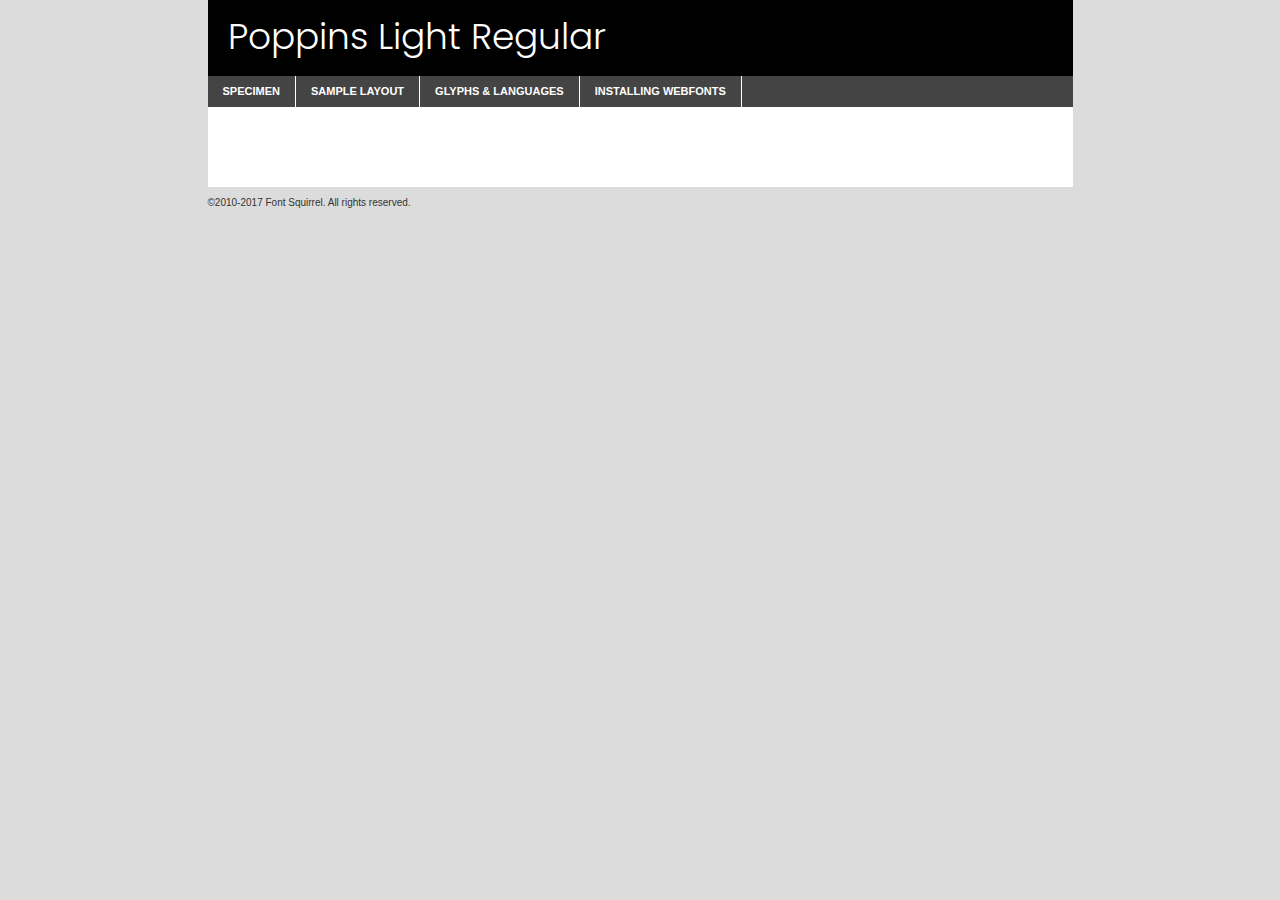
<file: FacilityBank/LandingPage/components/fonts/poppins-light-demo.html>
<!DOCTYPE html PUBLIC "-//W3C//DTD XHTML 1.0 Transitional//EN"
	"http://www.w3.org/TR/xhtml1/DTD/xhtml1-transitional.dtd">

<html xmlns="http://www.w3.org/1999/xhtml" xml:lang="en" lang="en">
<head>
	<meta http-equiv="Content-Type" content="text/html; charset=utf-8" />
	<script src="http://ajax.googleapis.com/ajax/libs/jquery/1.7.2/jquery.min.js" type="text/javascript" charset="utf-8"></script>
	<script type="text/javascript">
	(function($){$.fn.easyTabs=function(option){var param=jQuery.extend({fadeSpeed:"fast",defaultContent:1,activeClass:'active'},option);$(this).each(function(){var thisId="#"+this.id;if(param.defaultContent==''){param.defaultContent=1;}
	if(typeof param.defaultContent=="number")
	{var defaultTab=$(thisId+" .tabs li:eq("+(param.defaultContent-1)+") a").attr('href').substr(1);}else{var defaultTab=param.defaultContent;}
	$(thisId+" .tabs li a").each(function(){var tabToHide=$(this).attr('href').substr(1);$("#"+tabToHide).addClass('easytabs-tab-content');});hideAll();changeContent(defaultTab);function hideAll(){$(thisId+" .easytabs-tab-content").hide();}
	function changeContent(tabId){hideAll();$(thisId+" .tabs li").removeClass(param.activeClass);$(thisId+" .tabs li a[href=#"+tabId+"]").closest('li').addClass(param.activeClass);if(param.fadeSpeed!="none")
	{$(thisId+" #"+tabId).fadeIn(param.fadeSpeed);}else{$(thisId+" #"+tabId).show();}}
	$(thisId+" .tabs li").click(function(){var tabId=$(this).find('a').attr('href').substr(1);changeContent(tabId);return false;});});}})(jQuery);
	</script>
	<link rel="stylesheet" href="specimen_files/specimen_stylesheet.css" type="text/css" charset="utf-8" />
	<link rel="stylesheet" href="stylesheet.css" type="text/css" charset="utf-8" />

	<style type="text/css">
					body{
				font-family: 'poppinslight';
							}
		</style>

	<title>Poppins Light Regular Specimen</title>
	
	
	<script type="text/javascript" charset="utf-8">
		$(document).ready(function() {
			$('#container').easyTabs({defaultContent:1});
		});
	</script>
</head>

<body>
<div id="container">
	<div id="header">
		Poppins Light Regular	</div>
	<ul class="tabs">
		<li><a href="#specimen">Specimen</a></li>
		<li><a href="#layout">Sample Layout</a></li>
				<li><a href="#glyphs">Glyphs &amp; Languages</a></li>
		<li><a href="#installing">Installing Webfonts</a></li>
		
	</ul>
	
	<div id="main_content">

		
			<div id="specimen">
		
				<div class="section">
					<div class="grid12 firstcol">
						<div class="huge">AaBb</div>
					</div>
				</div>
		
				<div class="section">
					<div class="glyph_range">A&#x200B;B&#x200b;C&#x200b;D&#x200b;E&#x200b;F&#x200b;G&#x200b;H&#x200b;I&#x200b;J&#x200b;K&#x200b;L&#x200b;M&#x200b;N&#x200b;O&#x200b;P&#x200b;Q&#x200b;R&#x200b;S&#x200b;T&#x200b;U&#x200b;V&#x200b;W&#x200b;X&#x200b;Y&#x200b;Z&#x200b;a&#x200b;b&#x200b;c&#x200b;d&#x200b;e&#x200b;f&#x200b;g&#x200b;h&#x200b;i&#x200b;j&#x200b;k&#x200b;l&#x200b;m&#x200b;n&#x200b;o&#x200b;p&#x200b;q&#x200b;r&#x200b;s&#x200b;t&#x200b;u&#x200b;v&#x200b;w&#x200b;x&#x200b;y&#x200b;z&#x200b;1&#x200b;2&#x200b;3&#x200b;4&#x200b;5&#x200b;6&#x200b;7&#x200b;8&#x200b;9&#x200b;0&#x200b;&amp;&#x200b;.&#x200b;,&#x200b;?&#x200b;!&#x200b;&#64;&#x200b;(&#x200b;)&#x200b;#&#x200b;$&#x200b;%&#x200b;*&#x200b;+&#x200b;-&#x200b;=&#x200b;:&#x200b;;</div>
				</div>
				<div class="section">
					<div class="grid12 firstcol">
						<table class="sample_table">
							<tr><td>10</td><td class="size10">abcdefghijklmnopqrstuvwxyzABCDEFGHIJKLMNOPQRSTUVWXYZ0123456789abcdefghijklmnopqrstuvwxyzABCDEFGHIJKLMNOPQRSTUVWXYZ0123456789abcdefghijklmnopqrstuvwxyzABCDEFGHIJKLMNOPQRSTUVWXYZ</td></tr>
							<tr><td>11</td><td class="size11">abcdefghijklmnopqrstuvwxyzABCDEFGHIJKLMNOPQRSTUVWXYZ0123456789abcdefghijklmnopqrstuvwxyzABCDEFGHIJKLMNOPQRSTUVWXYZ0123456789abcdefghijklmnopqrstuvwxyzABCDEFGHIJKLMNOPQRSTUVWXYZ</td></tr>
							<tr><td>12</td><td class="size12">abcdefghijklmnopqrstuvwxyzABCDEFGHIJKLMNOPQRSTUVWXYZ0123456789abcdefghijklmnopqrstuvwxyzABCDEFGHIJKLMNOPQRSTUVWXYZ0123456789abcdefghijklmnopqrstuvwxyzABCDEFGHIJKLMNOPQRSTUVWXYZ</td></tr>
							<tr><td>13</td><td class="size13">abcdefghijklmnopqrstuvwxyzABCDEFGHIJKLMNOPQRSTUVWXYZ0123456789abcdefghijklmnopqrstuvwxyzABCDEFGHIJKLMNOPQRSTUVWXYZ0123456789abcdefghijklmnopqrstuvwxyzABCDEFGHIJKLMNOPQRSTUVWXYZ</td></tr>
							<tr><td>14</td><td class="size14">abcdefghijklmnopqrstuvwxyzABCDEFGHIJKLMNOPQRSTUVWXYZ0123456789abcdefghijklmnopqrstuvwxyzABCDEFGHIJKLMNOPQRSTUVWXYZ0123456789abcdefghijklmnopqrstuvwxyzABCDEFGHIJKLMNOPQRSTUVWXYZ</td></tr>
							<tr><td>16</td><td class="size16">abcdefghijklmnopqrstuvwxyzABCDEFGHIJKLMNOPQRSTUVWXYZ0123456789abcdefghijklmnopqrstuvwxyzABCDEFGHIJKLMNOPQRSTUVWXYZ</td></tr>
							<tr><td>18</td><td class="size18">abcdefghijklmnopqrstuvwxyzABCDEFGHIJKLMNOPQRSTUVWXYZ0123456789abcdefghijklmnopqrstuvwxyzABCDEFGHIJKLMNOPQRSTUVWXYZ</td></tr>
							<tr><td>20</td><td class="size20">abcdefghijklmnopqrstuvwxyzABCDEFGHIJKLMNOPQRSTUVWXYZ0123456789abcdefghijklmnopqrstuvwxyzABCDEFGHIJKLMNOPQRSTUVWXYZ</td></tr>
							<tr><td>24</td><td class="size24">abcdefghijklmnopqrstuvwxyzABCDEFGHIJKLMNOPQRSTUVWXYZ0123456789abcdefghijklmnopqrstuvwxyzABCDEFGHIJKLMNOPQRSTUVWXYZ</td></tr>
							<tr><td>30</td><td class="size30">abcdefghijklmnopqrstuvwxyzABCDEFGHIJKLMNOPQRSTUVWXYZ0123456789abcdefghijklmnopqrstuvwxyzABCDEFGHIJKLMNOPQRSTUVWXYZ</td></tr>
							<tr><td>36</td><td class="size36">abcdefghijklmnopqrstuvwxyzABCDEFGHIJKLMNOPQRSTUVWXYZ0123456789abcdefghijklmnopqrstuvwxyzABCDEFGHIJKLMNOPQRSTUVWXYZ</td></tr>
							<tr><td>48</td><td class="size48">abcdefghijklmnopqrstuvwxyzABCDEFGHIJKLMNOPQRSTUVWXYZ0123456789abcdefghijklmnopqrstuvwxyzABCDEFGHIJKLMNOPQRSTUVWXYZ</td></tr>
							<tr><td>60</td><td class="size60">abcdefghijklmnopqrstuvwxyzABCDEFGHIJKLMNOPQRSTUVWXYZ0123456789abcdefghijklmnopqrstuvwxyzABCDEFGHIJKLMNOPQRSTUVWXYZ</td></tr>
							<tr><td>72</td><td class="size72">abcdefghijklmnopqrstuvwxyzABCDEFGHIJKLMNOPQRSTUVWXYZ0123456789abcdefghijklmnopqrstuvwxyzABCDEFGHIJKLMNOPQRSTUVWXYZ</td></tr>
							<tr><td>90</td><td class="size90">abcdefghijklmnopqrstuvwxyzABCDEFGHIJKLMNOPQRSTUVWXYZ0123456789abcdefghijklmnopqrstuvwxyzABCDEFGHIJKLMNOPQRSTUVWXYZ</td></tr>
						</table>
				
					</div>
			
				</div>
		
		
		
								<div class="section" id="bodycomparison">


										<div id="xheight">
				<div class="fontbody">&#x25FC;&#x25FC;&#x25FC;&#x25FC;&#x25FC;&#x25FC;&#x25FC;&#x25FC;&#x25FC;&#x25FC;&#x25FC;&#x25FC;&#x25FC;&#x25FC;&#x25FC;&#x25FC;&#x25FC;&#x25FC;&#x25FC;&#x25FC;&#x25FC;&#x25FC;&#x25FC;&#x25FC;&#x25FC;&#x25FC;&#x25FC;&#x25FC;&#x25FC;&#x25FC;&#x25FC;&#x25FC;&#x25FC;&#x25FC;&#x25FC;&#x25FC;&#x25FC;&#x25FC;&#x25FC;&#x25FC;&#x25FC;&#x25FC;&#x25FC;&#x25FC;&#x25FC;&#x25FC;&#x25FC;&#x25FC;&#x25FC;&#x25FC;&#x25FC;&#x25FC;&#x25FC;&#x25FC;&#x25FC;&#x25FC;&#x25FC;&#x25FC;&#x25FC;&#x25FC;&#x25FC;&#x25FC;&#x25FC;&#x25FC;&#x25FC;&#x25FC;&#x25FC;&#x25FC;&#x25FC;&#x25FC;&#x25FC;&#x25FC;&#x25FC;&#x25FC;&#x25FC;&#x25FC;&#x25FC;&#x25FC;&#x25FC;&#x25FC;&#x25FC;&#x25FC;&#x25FC;&#x25FC;&#x25FC;&#x25FC;&#x25FC;&#x25FC;&#x25FC;&#x25FC;&#x25FC;&#x25FC;&#x25FC;&#x25FC;&#x25FC;&#x25FC;&#x25FC;&#x25FC;&#x25FC;body</div><div class="arialbody">body</div><div class="verdanabody">body</div><div class="georgiabody">body</div></div>
										<div class="fontbody" style="z-index:1">
											body<span>Poppins Light Regular</span>
										</div>
										<div class="arialbody" style="z-index:1">
											body<span>Arial</span>
										</div>
										<div class="verdanabody" style="z-index:1">
											body<span>Verdana</span>
										</div>
										<div class="georgiabody" style="z-index:1">
											body<span>Georgia</span>
										</div>



								</div>
		
		
				<div class="section psample psample_row1" id="">
					
					<div class="grid2 firstcol">
						<p class="size10"><span>10.</span>Aenean lacinia bibendum nulla sed consectetur. Fusce dapibus, tellus ac cursus commodo, tortor mauris condimentum nibh, ut fermentum massa justo sit amet risus. Nullam id dolor id nibh ultricies vehicula ut id elit. Cum sociis natoque penatibus et magnis dis parturient montes, nascetur ridiculus mus. Nulla vitae elit libero, a pharetra augue.</p>
			
					</div>
					<div class="grid3">
						<p class="size11"><span>11.</span>Aenean lacinia bibendum nulla sed consectetur. Fusce dapibus, tellus ac cursus commodo, tortor mauris condimentum nibh, ut fermentum massa justo sit amet risus. Nullam id dolor id nibh ultricies vehicula ut id elit. Cum sociis natoque penatibus et magnis dis parturient montes, nascetur ridiculus mus. Nulla vitae elit libero, a pharetra augue.</p>
			
					</div>
					<div class="grid3">
						<p class="size12"><span>12.</span>Aenean lacinia bibendum nulla sed consectetur. Fusce dapibus, tellus ac cursus commodo, tortor mauris condimentum nibh, ut fermentum massa justo sit amet risus. Nullam id dolor id nibh ultricies vehicula ut id elit. Cum sociis natoque penatibus et magnis dis parturient montes, nascetur ridiculus mus. Nulla vitae elit libero, a pharetra augue.</p>
			
					</div>
					<div class="grid4">
						<p class="size13"><span>13.</span>Aenean lacinia bibendum nulla sed consectetur. Fusce dapibus, tellus ac cursus commodo, tortor mauris condimentum nibh, ut fermentum massa justo sit amet risus. Nullam id dolor id nibh ultricies vehicula ut id elit. Cum sociis natoque penatibus et magnis dis parturient montes, nascetur ridiculus mus. Nulla vitae elit libero, a pharetra augue.</p>
			
					</div>
					<div class="white_blend"></div>
					
				</div>
				<div class="section psample psample_row2" id="">
					<div class="grid3 firstcol">
						<p class="size14"><span>14.</span>Aenean lacinia bibendum nulla sed consectetur. Fusce dapibus, tellus ac cursus commodo, tortor mauris condimentum nibh, ut fermentum massa justo sit amet risus. Nullam id dolor id nibh ultricies vehicula ut id elit. Cum sociis natoque penatibus et magnis dis parturient montes, nascetur ridiculus mus. Nulla vitae elit libero, a pharetra augue.</p>
			
					</div>
					<div class="grid4">
						<p class="size16"><span>16.</span>Aenean lacinia bibendum nulla sed consectetur. Fusce dapibus, tellus ac cursus commodo, tortor mauris condimentum nibh, ut fermentum massa justo sit amet risus. Nullam id dolor id nibh ultricies vehicula ut id elit. Cum sociis natoque penatibus et magnis dis parturient montes, nascetur ridiculus mus. Nulla vitae elit libero, a pharetra augue.</p>
			
					</div>
					<div class="grid5">
						<p class="size18"><span>18.</span>Aenean lacinia bibendum nulla sed consectetur. Fusce dapibus, tellus ac cursus commodo, tortor mauris condimentum nibh, ut fermentum massa justo sit amet risus. Nullam id dolor id nibh ultricies vehicula ut id elit. Cum sociis natoque penatibus et magnis dis parturient montes, nascetur ridiculus mus. Nulla vitae elit libero, a pharetra augue.</p>
			
					</div>

					<div class="white_blend"></div>

				</div>
				
				<div class="section psample psample_row3" id="">
					<div class="grid5 firstcol">
						<p class="size20"><span>20.</span>Aenean lacinia bibendum nulla sed consectetur. Fusce dapibus, tellus ac cursus commodo, tortor mauris condimentum nibh, ut fermentum massa justo sit amet risus. Nullam id dolor id nibh ultricies vehicula ut id elit. Cum sociis natoque penatibus et magnis dis parturient montes, nascetur ridiculus mus. Nulla vitae elit libero, a pharetra augue.</p>
					</div>
					<div class="grid7">
						<p class="size24"><span>24.</span>Aenean lacinia bibendum nulla sed consectetur. Fusce dapibus, tellus ac cursus commodo, tortor mauris condimentum nibh, ut fermentum massa justo sit amet risus. Nullam id dolor id nibh ultricies vehicula ut id elit. Cum sociis natoque penatibus et magnis dis parturient montes, nascetur ridiculus mus. Nulla vitae elit libero, a pharetra augue.</p>
					</div>
					
					<div class="white_blend"></div>
					
				</div>
				
				<div class="section psample psample_row4" id="">
					<div class="grid12 firstcol">
						<p class="size30"><span>30.</span>Aenean lacinia bibendum nulla sed consectetur. Fusce dapibus, tellus ac cursus commodo, tortor mauris condimentum nibh, ut fermentum massa justo sit amet risus. Nullam id dolor id nibh ultricies vehicula ut id elit. Cum sociis natoque penatibus et magnis dis parturient montes, nascetur ridiculus mus. Nulla vitae elit libero, a pharetra augue.</p>
					</div>
					<div class="white_blend"></div>
					
				</div>
				
				
				
				<div class="section psample psample_row1 fullreverse">
					<div class="grid2 firstcol">
						<p class="size10"><span>10.</span>Aenean lacinia bibendum nulla sed consectetur. Fusce dapibus, tellus ac cursus commodo, tortor mauris condimentum nibh, ut fermentum massa justo sit amet risus. Nullam id dolor id nibh ultricies vehicula ut id elit. Cum sociis natoque penatibus et magnis dis parturient montes, nascetur ridiculus mus. Nulla vitae elit libero, a pharetra augue.</p>
			
					</div>
					<div class="grid3">
						<p class="size11"><span>11.</span>Aenean lacinia bibendum nulla sed consectetur. Fusce dapibus, tellus ac cursus commodo, tortor mauris condimentum nibh, ut fermentum massa justo sit amet risus. Nullam id dolor id nibh ultricies vehicula ut id elit. Cum sociis natoque penatibus et magnis dis parturient montes, nascetur ridiculus mus. Nulla vitae elit libero, a pharetra augue.</p>
			
					</div>
					<div class="grid3">
						<p class="size12"><span>12.</span>Aenean lacinia bibendum nulla sed consectetur. Fusce dapibus, tellus ac cursus commodo, tortor mauris condimentum nibh, ut fermentum massa justo sit amet risus. Nullam id dolor id nibh ultricies vehicula ut id elit. Cum sociis natoque penatibus et magnis dis parturient montes, nascetur ridiculus mus. Nulla vitae elit libero, a pharetra augue.</p>
			
					</div>
					<div class="grid4">
						<p class="size13"><span>13.</span>Aenean lacinia bibendum nulla sed consectetur. Fusce dapibus, tellus ac cursus commodo, tortor mauris condimentum nibh, ut fermentum massa justo sit amet risus. Nullam id dolor id nibh ultricies vehicula ut id elit. Cum sociis natoque penatibus et magnis dis parturient montes, nascetur ridiculus mus. Nulla vitae elit libero, a pharetra augue.</p>
			
					</div>
					<div class="black_blend"></div>
					
				</div>
				
				<div class="section psample psample_row2 fullreverse">
					<div class="grid3 firstcol">
						<p class="size14"><span>14.</span>Aenean lacinia bibendum nulla sed consectetur. Fusce dapibus, tellus ac cursus commodo, tortor mauris condimentum nibh, ut fermentum massa justo sit amet risus. Nullam id dolor id nibh ultricies vehicula ut id elit. Cum sociis natoque penatibus et magnis dis parturient montes, nascetur ridiculus mus. Nulla vitae elit libero, a pharetra augue.</p>
			
					</div>
					<div class="grid4">
						<p class="size16"><span>16.</span>Aenean lacinia bibendum nulla sed consectetur. Fusce dapibus, tellus ac cursus commodo, tortor mauris condimentum nibh, ut fermentum massa justo sit amet risus. Nullam id dolor id nibh ultricies vehicula ut id elit. Cum sociis natoque penatibus et magnis dis parturient montes, nascetur ridiculus mus. Nulla vitae elit libero, a pharetra augue.</p>
			
					</div>
					<div class="grid5">
						<p class="size18"><span>18.</span>Aenean lacinia bibendum nulla sed consectetur. Fusce dapibus, tellus ac cursus commodo, tortor mauris condimentum nibh, ut fermentum massa justo sit amet risus. Nullam id dolor id nibh ultricies vehicula ut id elit. Cum sociis natoque penatibus et magnis dis parturient montes, nascetur ridiculus mus. Nulla vitae elit libero, a pharetra augue.</p>
			
					</div>
					<div class="black_blend"></div>

				</div>
				
				<div class="section psample fullreverse psample_row3" id="">
					<div class="grid5 firstcol">
						<p class="size20"><span>20.</span>Aenean lacinia bibendum nulla sed consectetur. Fusce dapibus, tellus ac cursus commodo, tortor mauris condimentum nibh, ut fermentum massa justo sit amet risus. Nullam id dolor id nibh ultricies vehicula ut id elit. Cum sociis natoque penatibus et magnis dis parturient montes, nascetur ridiculus mus. Nulla vitae elit libero, a pharetra augue.</p>
					</div>
					<div class="grid7">
						<p class="size24"><span>24.</span>Aenean lacinia bibendum nulla sed consectetur. Fusce dapibus, tellus ac cursus commodo, tortor mauris condimentum nibh, ut fermentum massa justo sit amet risus. Nullam id dolor id nibh ultricies vehicula ut id elit. Cum sociis natoque penatibus et magnis dis parturient montes, nascetur ridiculus mus. Nulla vitae elit libero, a pharetra augue.</p>
					</div>
					
					<div class="black_blend"></div>
					
				</div>
				
				<div class="section psample fullreverse psample_row4" id="" style="border-bottom: 20px #000 solid;">
					<div class="grid12 firstcol">
						<p class="size30"><span>30.</span>Aenean lacinia bibendum nulla sed consectetur. Fusce dapibus, tellus ac cursus commodo, tortor mauris condimentum nibh, ut fermentum massa justo sit amet risus. Nullam id dolor id nibh ultricies vehicula ut id elit. Cum sociis natoque penatibus et magnis dis parturient montes, nascetur ridiculus mus. Nulla vitae elit libero, a pharetra augue.</p>
					</div>
					<div class="black_blend"></div>
					
				</div>
				
				
				
				
			</div>
			
			<div id="layout">
				
				<div class="section">
					
					<div class="grid12 firstcol">
						<h1>Lorem Ipsum Dolor</h1>
						<h2>Etiam porta sem malesuada magna mollis euismod</h2>
						
						<p class="byline">By <a href="#link">Aenean Lacinia</a></p>
					</div>
				</div>
				<div class="section">
					<div class="grid8 firstcol">
						<p class="large">Donec sed odio dui. Morbi leo risus, porta ac consectetur ac, vestibulum at eros. Fusce dapibus, tellus ac cursus commodo, tortor mauris condimentum nibh, ut fermentum massa justo sit amet risus. </p>

						
						<h3>Pellentesque ornare sem</h3>

						<p>Maecenas sed diam eget risus varius blandit sit amet non magna. Maecenas faucibus mollis interdum. Donec ullamcorper nulla non metus auctor fringilla. Nullam id dolor id nibh ultricies vehicula ut id elit. Nullam id dolor id nibh ultricies vehicula ut id elit. </p>

						<p>Aenean eu leo quam. Pellentesque ornare sem lacinia quam venenatis vestibulum. Lorem ipsum dolor sit amet, consectetur adipiscing elit. Cum sociis natoque penatibus et magnis dis parturient montes, nascetur ridiculus mus. </p>

						<p>Nulla vitae elit libero, a pharetra augue. Praesent commodo cursus magna, vel scelerisque nisl consectetur et. Aenean lacinia bibendum nulla sed consectetur. </p>

						<p>Nullam quis risus eget urna mollis ornare vel eu leo. Nullam quis risus eget urna mollis ornare vel eu leo. Maecenas sed diam eget risus varius blandit sit amet non magna. Donec ullamcorper nulla non metus auctor fringilla. </p>

						<h3>Cras mattis consectetur</h3>

						<p>Aenean eu leo quam. Pellentesque ornare sem lacinia quam venenatis vestibulum. Aenean lacinia bibendum nulla sed consectetur. Integer posuere erat a ante venenatis dapibus posuere velit aliquet. Cras mattis consectetur purus sit amet fermentum. </p>

						<p>Nullam id dolor id nibh ultricies vehicula ut id elit. Nullam quis risus eget urna mollis ornare vel eu leo. Cras mattis consectetur purus sit amet fermentum.</p>
					</div>
					
					<div class="grid4 sidebar">
						
						<div class="box reverse">
							<p class="last">Nullam quis risus eget urna mollis ornare vel eu leo. Donec ullamcorper nulla non metus auctor fringilla. Cras mattis consectetur purus sit amet fermentum. Sed posuere consectetur est at lobortis. Lorem ipsum dolor sit amet, consectetur adipiscing elit. </p>
						</div>
						
						<p class="caption">Maecenas sed diam eget risus varius.</p>

						<p>Vestibulum id ligula porta felis euismod semper. Integer posuere erat a ante venenatis dapibus posuere velit aliquet. Vestibulum id ligula porta felis euismod semper. Sed posuere consectetur est at lobortis. Maecenas sed diam eget risus varius blandit sit amet non magna. Fusce dapibus, tellus ac cursus commodo, tortor mauris condimentum nibh, ut fermentum massa justo sit amet risus. </p>

					

						<p>Duis mollis, est non commodo luctus, nisi erat porttitor ligula, eget lacinia odio sem nec elit. Aenean lacinia bibendum nulla sed consectetur. Vivamus sagittis lacus vel augue laoreet rutrum faucibus dolor auctor. Aenean lacinia bibendum nulla sed consectetur. Nullam quis risus eget urna mollis ornare vel eu leo. </p>

						<p>Praesent commodo cursus magna, vel scelerisque nisl consectetur et. Donec ullamcorper nulla non metus auctor fringilla. Maecenas faucibus mollis interdum. Fusce dapibus, tellus ac cursus commodo, tortor mauris condimentum nibh, ut fermentum massa justo sit amet risus. </p>

					</div>
				</div>
				
			</div>


			



		<div id="glyphs">
			<div class="section">
				<div class="grid12 firstcol">
			
				<h1>Language Support</h1>
				<p>The subset of Poppins Light Regular in this kit supports the following languages:<br />
			
					English, Arrernte, Bislama, Cebuano, Fijian, Gilbertese, Hmong, Ibanag, Iloko_ilokano, Interglossa_glosa, Interlingua, Lojban, Manx, Norfolk_pitcairnese, Oromo, Rotokas, Samoan, Sardinian, Seychelles_creole, Shona, Somali, Southern_ndebele, Swahili, Swati_swazi, Tok_pisin, Warlpiri, Xhosa, Zulu, Latinbasic, Demo				</p>
				<h1>Glyph Chart</h1>
				<p>The subset of Poppins Light Regular in this kit includes all the glyphs listed below. Unicode entities are included above each glyph to help you insert individual characters into your layout.</p>
				<div id="glyph_chart">
			
																														 <div><p>&amp;#13;</p>&#13;</div>
																				 <div><p>&amp;#32;</p>&#32;</div>
																				 <div><p>&amp;#33;</p>&#33;</div>
																				 <div><p>&amp;#34;</p>&#34;</div>
																				 <div><p>&amp;#35;</p>&#35;</div>
																				 <div><p>&amp;#36;</p>&#36;</div>
																				 <div><p>&amp;#37;</p>&#37;</div>
																				 <div><p>&amp;#38;</p>&#38;</div>
																				 <div><p>&amp;#39;</p>&#39;</div>
																				 <div><p>&amp;#40;</p>&#40;</div>
																				 <div><p>&amp;#41;</p>&#41;</div>
																				 <div><p>&amp;#42;</p>&#42;</div>
																				 <div><p>&amp;#43;</p>&#43;</div>
																				 <div><p>&amp;#44;</p>&#44;</div>
																				 <div><p>&amp;#46;</p>&#46;</div>
																				 <div><p>&amp;#47;</p>&#47;</div>
																				 <div><p>&amp;#48;</p>&#48;</div>
																				 <div><p>&amp;#49;</p>&#49;</div>
																				 <div><p>&amp;#50;</p>&#50;</div>
																				 <div><p>&amp;#51;</p>&#51;</div>
																				 <div><p>&amp;#52;</p>&#52;</div>
																				 <div><p>&amp;#53;</p>&#53;</div>
																				 <div><p>&amp;#54;</p>&#54;</div>
																				 <div><p>&amp;#55;</p>&#55;</div>
																				 <div><p>&amp;#56;</p>&#56;</div>
																				 <div><p>&amp;#57;</p>&#57;</div>
																				 <div><p>&amp;#60;</p>&#60;</div>
																				 <div><p>&amp;#61;</p>&#61;</div>
																				 <div><p>&amp;#62;</p>&#62;</div>
																				 <div><p>&amp;#63;</p>&#63;</div>
																				 <div><p>&amp;#64;</p>&#64;</div>
																				 <div><p>&amp;#65;</p>&#65;</div>
																				 <div><p>&amp;#66;</p>&#66;</div>
																				 <div><p>&amp;#67;</p>&#67;</div>
																				 <div><p>&amp;#68;</p>&#68;</div>
																				 <div><p>&amp;#69;</p>&#69;</div>
																				 <div><p>&amp;#70;</p>&#70;</div>
																				 <div><p>&amp;#71;</p>&#71;</div>
																				 <div><p>&amp;#72;</p>&#72;</div>
																				 <div><p>&amp;#73;</p>&#73;</div>
																				 <div><p>&amp;#74;</p>&#74;</div>
																				 <div><p>&amp;#75;</p>&#75;</div>
																				 <div><p>&amp;#76;</p>&#76;</div>
																				 <div><p>&amp;#77;</p>&#77;</div>
																				 <div><p>&amp;#78;</p>&#78;</div>
																				 <div><p>&amp;#79;</p>&#79;</div>
																				 <div><p>&amp;#80;</p>&#80;</div>
																				 <div><p>&amp;#81;</p>&#81;</div>
																				 <div><p>&amp;#82;</p>&#82;</div>
																				 <div><p>&amp;#83;</p>&#83;</div>
																				 <div><p>&amp;#84;</p>&#84;</div>
																				 <div><p>&amp;#85;</p>&#85;</div>
																				 <div><p>&amp;#86;</p>&#86;</div>
																				 <div><p>&amp;#87;</p>&#87;</div>
																				 <div><p>&amp;#88;</p>&#88;</div>
																				 <div><p>&amp;#89;</p>&#89;</div>
																				 <div><p>&amp;#90;</p>&#90;</div>
																				 <div><p>&amp;#91;</p>&#91;</div>
																				 <div><p>&amp;#92;</p>&#92;</div>
																				 <div><p>&amp;#93;</p>&#93;</div>
																				 <div><p>&amp;#94;</p>&#94;</div>
																				 <div><p>&amp;#95;</p>&#95;</div>
																				 <div><p>&amp;#96;</p>&#96;</div>
																				 <div><p>&amp;#97;</p>&#97;</div>
																				 <div><p>&amp;#98;</p>&#98;</div>
																				 <div><p>&amp;#99;</p>&#99;</div>
																				 <div><p>&amp;#100;</p>&#100;</div>
																				 <div><p>&amp;#101;</p>&#101;</div>
																				 <div><p>&amp;#102;</p>&#102;</div>
																				 <div><p>&amp;#103;</p>&#103;</div>
																				 <div><p>&amp;#104;</p>&#104;</div>
																				 <div><p>&amp;#105;</p>&#105;</div>
																				 <div><p>&amp;#106;</p>&#106;</div>
																				 <div><p>&amp;#107;</p>&#107;</div>
																				 <div><p>&amp;#108;</p>&#108;</div>
																				 <div><p>&amp;#109;</p>&#109;</div>
																				 <div><p>&amp;#110;</p>&#110;</div>
																				 <div><p>&amp;#111;</p>&#111;</div>
																				 <div><p>&amp;#112;</p>&#112;</div>
																				 <div><p>&amp;#113;</p>&#113;</div>
																				 <div><p>&amp;#114;</p>&#114;</div>
																				 <div><p>&amp;#115;</p>&#115;</div>
																				 <div><p>&amp;#116;</p>&#116;</div>
																				 <div><p>&amp;#117;</p>&#117;</div>
																				 <div><p>&amp;#118;</p>&#118;</div>
																				 <div><p>&amp;#119;</p>&#119;</div>
																				 <div><p>&amp;#120;</p>&#120;</div>
																				 <div><p>&amp;#121;</p>&#121;</div>
																				 <div><p>&amp;#122;</p>&#122;</div>
																				 <div><p>&amp;#123;</p>&#123;</div>
																				 <div><p>&amp;#124;</p>&#124;</div>
																				 <div><p>&amp;#125;</p>&#125;</div>
																				 <div><p>&amp;#126;</p>&#126;</div>
																				 <div><p>&amp;#160;</p>&#160;</div>
																				 <div><p>&amp;#161;</p>&#161;</div>
																				 <div><p>&amp;#162;</p>&#162;</div>
																				 <div><p>&amp;#163;</p>&#163;</div>
																				 <div><p>&amp;#164;</p>&#164;</div>
																				 <div><p>&amp;#165;</p>&#165;</div>
																				 <div><p>&amp;#166;</p>&#166;</div>
																				 <div><p>&amp;#167;</p>&#167;</div>
																				 <div><p>&amp;#168;</p>&#168;</div>
																				 <div><p>&amp;#169;</p>&#169;</div>
																				 <div><p>&amp;#170;</p>&#170;</div>
																				 <div><p>&amp;#171;</p>&#171;</div>
																				 <div><p>&amp;#172;</p>&#172;</div>
																				 <div><p>&amp;#174;</p>&#174;</div>
																				 <div><p>&amp;#175;</p>&#175;</div>
																				 <div><p>&amp;#176;</p>&#176;</div>
																				 <div><p>&amp;#177;</p>&#177;</div>
																				 <div><p>&amp;#178;</p>&#178;</div>
																				 <div><p>&amp;#179;</p>&#179;</div>
																				 <div><p>&amp;#180;</p>&#180;</div>
																				 <div><p>&amp;#181;</p>&#181;</div>
																				 <div><p>&amp;#182;</p>&#182;</div>
																				 <div><p>&amp;#184;</p>&#184;</div>
																				 <div><p>&amp;#185;</p>&#185;</div>
																				 <div><p>&amp;#186;</p>&#186;</div>
																				 <div><p>&amp;#187;</p>&#187;</div>
																				 <div><p>&amp;#188;</p>&#188;</div>
																				 <div><p>&amp;#189;</p>&#189;</div>
																				 <div><p>&amp;#190;</p>&#190;</div>
																				 <div><p>&amp;#191;</p>&#191;</div>
																				 <div><p>&amp;#198;</p>&#198;</div>
																				 <div><p>&amp;#199;</p>&#199;</div>
																				 <div><p>&amp;#208;</p>&#208;</div>
																				 <div><p>&amp;#215;</p>&#215;</div>
																				 <div><p>&amp;#216;</p>&#216;</div>
																				 <div><p>&amp;#222;</p>&#222;</div>
																				 <div><p>&amp;#223;</p>&#223;</div>
																				 <div><p>&amp;#230;</p>&#230;</div>
																				 <div><p>&amp;#231;</p>&#231;</div>
																				 <div><p>&amp;#240;</p>&#240;</div>
																				 <div><p>&amp;#247;</p>&#247;</div>
																				 <div><p>&amp;#248;</p>&#248;</div>
																				 <div><p>&amp;#254;</p>&#254;</div>
																				 <div><p>&amp;#305;</p>&#305;</div>
																				 <div><p>&amp;#338;</p>&#338;</div>
																				 <div><p>&amp;#339;</p>&#339;</div>
																				 <div><p>&amp;#710;</p>&#710;</div>
																				 <div><p>&amp;#730;</p>&#730;</div>
																				 <div><p>&amp;#732;</p>&#732;</div>
																				 <div><p>&amp;#8192;</p>&#8192;</div>
																				 <div><p>&amp;#8193;</p>&#8193;</div>
																				 <div><p>&amp;#8194;</p>&#8194;</div>
																				 <div><p>&amp;#8195;</p>&#8195;</div>
																				 <div><p>&amp;#8196;</p>&#8196;</div>
																				 <div><p>&amp;#8197;</p>&#8197;</div>
																				 <div><p>&amp;#8198;</p>&#8198;</div>
																				 <div><p>&amp;#8199;</p>&#8199;</div>
																				 <div><p>&amp;#8200;</p>&#8200;</div>
																				 <div><p>&amp;#8201;</p>&#8201;</div>
																				 <div><p>&amp;#8202;</p>&#8202;</div>
																				 <div><p>&amp;#8211;</p>&#8211;</div>
																				 <div><p>&amp;#8212;</p>&#8212;</div>
																				 <div><p>&amp;#8216;</p>&#8216;</div>
																				 <div><p>&amp;#8217;</p>&#8217;</div>
																				 <div><p>&amp;#8218;</p>&#8218;</div>
																				 <div><p>&amp;#8220;</p>&#8220;</div>
																				 <div><p>&amp;#8221;</p>&#8221;</div>
																				 <div><p>&amp;#8222;</p>&#8222;</div>
																				 <div><p>&amp;#8226;</p>&#8226;</div>
																				 <div><p>&amp;#8239;</p>&#8239;</div>
																				 <div><p>&amp;#8249;</p>&#8249;</div>
																				 <div><p>&amp;#8250;</p>&#8250;</div>
																				 <div><p>&amp;#8287;</p>&#8287;</div>
																				 <div><p>&amp;#8364;</p>&#8364;</div>
																				 <div><p>&amp;#8482;</p>&#8482;</div>
																				 <div><p>&amp;#8722;</p>&#8722;</div>
																				 <div><p>&amp;#9724;</p>&#9724;</div>
																				 <div><p>&amp;#64257;</p>&#64257;</div>
																																																</div>	
				</div>
		
		
			</div>
		</div>
		
		
		<div id="specs">
			
		</div>
	
		<div id="installing">
			<div class="section">
				<div class="grid7 firstcol">
					<h1>Installing Webfonts</h1>
					
					<p>Webfonts are supported by all major browser platforms but not all in the same way. There are currently four different font formats that must be included in order to target all browsers. This includes TTF, WOFF, EOT and SVG.</p>
					
					<h2>1. Upload your webfonts</h2>
					<p>You must upload your webfont kit to your website. They should be in or near the same directory as your CSS files.</p>
					
					<h2>2. Include the webfont stylesheet</h2>
					<p>A special CSS @font-face declaration helps the various browsers select the appropriate font it needs without causing you a bunch of headaches. Learn more about this syntax by reading the <a href="https://www.fontspring.com/blog/further-hardening-of-the-bulletproof-syntax">Fontspring blog post</a> about it. The code for it is as follows:</p>


<code>
@font-face{ 
	font-family: 'MyWebFont';
	src: url('WebFont.eot');
	src: url('WebFont.eot?#iefix') format('embedded-opentype'),
	     url('WebFont.woff') format('woff'),
	     url('WebFont.ttf') format('truetype'),
	     url('WebFont.svg#webfont') format('svg');
}
</code>

	<p>We've already gone ahead and generated the code for you. All you have to do is link to the stylesheet in your HTML, like this:</p>
	<code>&lt;link rel=&quot;stylesheet&quot; href=&quot;stylesheet.css&quot; type=&quot;text/css&quot; charset=&quot;utf-8&quot; /&gt;</code>

					<h2>3. Modify your own stylesheet</h2>
					<p>To take advantage of your new fonts, you must tell your stylesheet to use them. Look at the original @font-face declaration above and find the property called "font-family." The name linked there will be what you use to reference the font. Prepend that webfont name to the font stack in the "font-family" property, inside the selector you want to change. For example:</p>
<code>p { font-family: 'WebFont', Arial, sans-serif; }</code>

<h2>4. Test</h2>
<p>Getting webfonts to work cross-browser <em>can</em> be tricky. Use the information in the sidebar to help you if you find that fonts aren't loading in a particular browser.</p>
				</div>
				
				<div class="grid5 sidebar">
					<div class="box">
						<h2>Troubleshooting<br />Font-Face Problems</h2>
						<p>Having trouble getting your webfonts to load in your new website? Here are some tips to sort out what might be the problem.</p>

						<h3>Fonts not showing in any browser</h3>

						<p>This sounds like you need to work on the plumbing. You either did not upload the fonts to the correct directory, or you did not link the fonts properly in the CSS. If you've confirmed that all this is correct and you still have a problem, take a look at your .htaccess file and see if requests are getting intercepted.</p>

						<h3>Fonts not loading in iPhone or iPad</h3>

						<p>The most common problem here is that you are serving the fonts from an IIS server. IIS refuses to serve files that have unknown MIME types. If that is the case, you must set the MIME type for SVG to "image/svg+xml" in the server settings. Follow these instructions from Microsoft if you need help.</p>

						<h3>Fonts not loading in Firefox</h3>

						<p>The primary reason for this failure? You are still using a version Firefox older than 3.5. So upgrade already! If that isn't it, then you are very likely serving fonts from a different domain. Firefox requires that all font assets be served from the same domain. Lastly it is possible that you need to add WOFF to your list of MIME types (if you are serving via IIS.)</p>

						<h3>Fonts not loading in IE</h3>

						<p>Are you looking at Internet Explorer on an actual Windows machine or are you cheating by using a service like Adobe BrowserLab? Many of these screenshot services do not render @font-face for IE. Best to test it on a real machine.</p>

						<h3>Fonts not loading in IE9</h3>

						<p>IE9, like Firefox, requires that fonts be served from the same domain as the website. Make sure that is the case.</p>
					</div>
				</div>
			</div>
			
		</div>
	
	</div>
	<div id="footer">
		<p>&copy;2010-2017 Font Squirrel. All rights reserved.</p>
	</div>
</div>
</body>
</html>
</file>
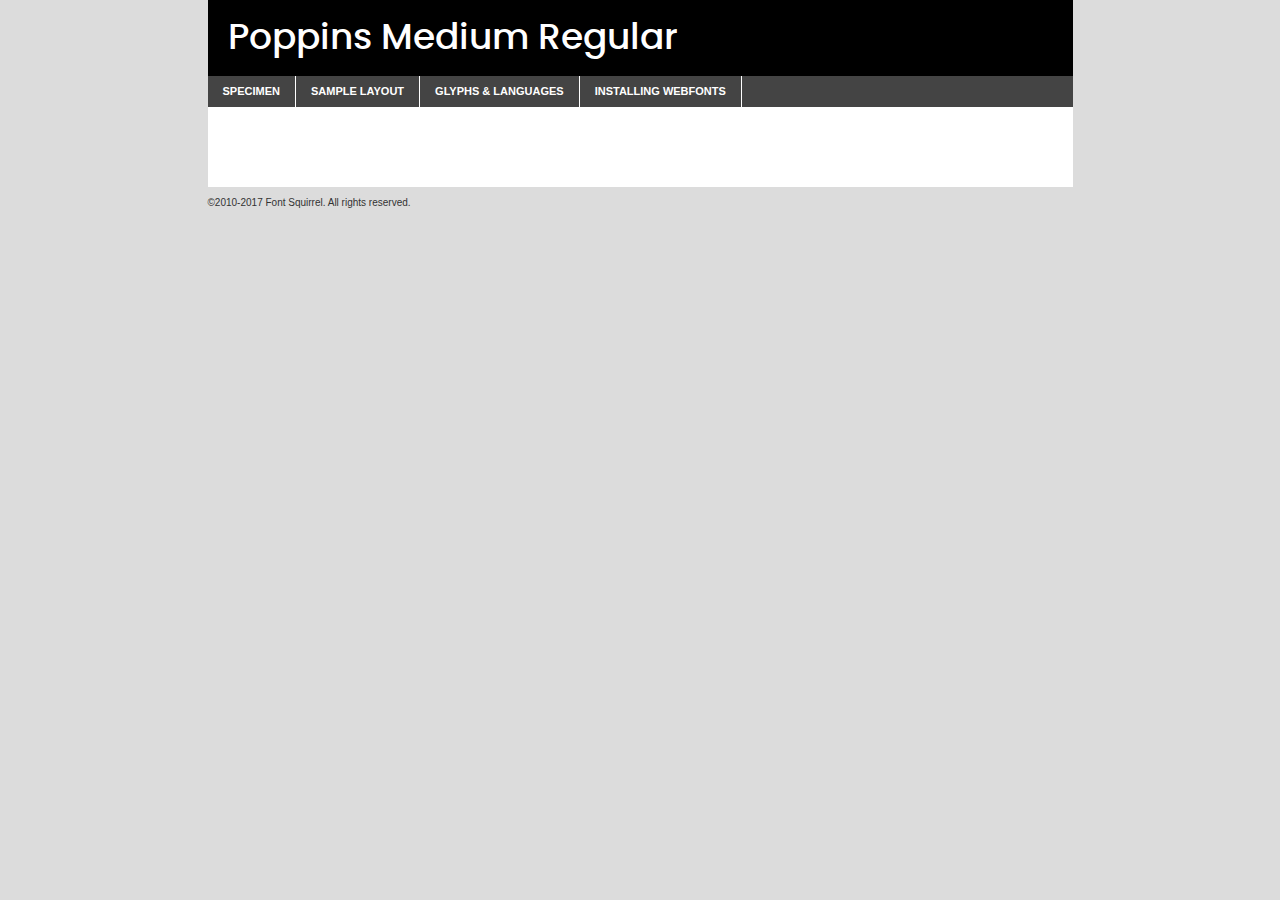
<file: FacilityBank/LandingPage/components/fonts/poppins-medium-demo.html>
<!DOCTYPE html PUBLIC "-//W3C//DTD XHTML 1.0 Transitional//EN"
	"http://www.w3.org/TR/xhtml1/DTD/xhtml1-transitional.dtd">

<html xmlns="http://www.w3.org/1999/xhtml" xml:lang="en" lang="en">
<head>
	<meta http-equiv="Content-Type" content="text/html; charset=utf-8" />
	<script src="http://ajax.googleapis.com/ajax/libs/jquery/1.7.2/jquery.min.js" type="text/javascript" charset="utf-8"></script>
	<script type="text/javascript">
	(function($){$.fn.easyTabs=function(option){var param=jQuery.extend({fadeSpeed:"fast",defaultContent:1,activeClass:'active'},option);$(this).each(function(){var thisId="#"+this.id;if(param.defaultContent==''){param.defaultContent=1;}
	if(typeof param.defaultContent=="number")
	{var defaultTab=$(thisId+" .tabs li:eq("+(param.defaultContent-1)+") a").attr('href').substr(1);}else{var defaultTab=param.defaultContent;}
	$(thisId+" .tabs li a").each(function(){var tabToHide=$(this).attr('href').substr(1);$("#"+tabToHide).addClass('easytabs-tab-content');});hideAll();changeContent(defaultTab);function hideAll(){$(thisId+" .easytabs-tab-content").hide();}
	function changeContent(tabId){hideAll();$(thisId+" .tabs li").removeClass(param.activeClass);$(thisId+" .tabs li a[href=#"+tabId+"]").closest('li').addClass(param.activeClass);if(param.fadeSpeed!="none")
	{$(thisId+" #"+tabId).fadeIn(param.fadeSpeed);}else{$(thisId+" #"+tabId).show();}}
	$(thisId+" .tabs li").click(function(){var tabId=$(this).find('a').attr('href').substr(1);changeContent(tabId);return false;});});}})(jQuery);
	</script>
	<link rel="stylesheet" href="specimen_files/specimen_stylesheet.css" type="text/css" charset="utf-8" />
	<link rel="stylesheet" href="stylesheet.css" type="text/css" charset="utf-8" />

	<style type="text/css">
					body{
				font-family: 'poppinsmedium';
							}
		</style>

	<title>Poppins Medium Regular Specimen</title>
	
	
	<script type="text/javascript" charset="utf-8">
		$(document).ready(function() {
			$('#container').easyTabs({defaultContent:1});
		});
	</script>
</head>

<body>
<div id="container">
	<div id="header">
		Poppins Medium Regular	</div>
	<ul class="tabs">
		<li><a href="#specimen">Specimen</a></li>
		<li><a href="#layout">Sample Layout</a></li>
				<li><a href="#glyphs">Glyphs &amp; Languages</a></li>
		<li><a href="#installing">Installing Webfonts</a></li>
		
	</ul>
	
	<div id="main_content">

		
			<div id="specimen">
		
				<div class="section">
					<div class="grid12 firstcol">
						<div class="huge">AaBb</div>
					</div>
				</div>
		
				<div class="section">
					<div class="glyph_range">A&#x200B;B&#x200b;C&#x200b;D&#x200b;E&#x200b;F&#x200b;G&#x200b;H&#x200b;I&#x200b;J&#x200b;K&#x200b;L&#x200b;M&#x200b;N&#x200b;O&#x200b;P&#x200b;Q&#x200b;R&#x200b;S&#x200b;T&#x200b;U&#x200b;V&#x200b;W&#x200b;X&#x200b;Y&#x200b;Z&#x200b;a&#x200b;b&#x200b;c&#x200b;d&#x200b;e&#x200b;f&#x200b;g&#x200b;h&#x200b;i&#x200b;j&#x200b;k&#x200b;l&#x200b;m&#x200b;n&#x200b;o&#x200b;p&#x200b;q&#x200b;r&#x200b;s&#x200b;t&#x200b;u&#x200b;v&#x200b;w&#x200b;x&#x200b;y&#x200b;z&#x200b;1&#x200b;2&#x200b;3&#x200b;4&#x200b;5&#x200b;6&#x200b;7&#x200b;8&#x200b;9&#x200b;0&#x200b;&amp;&#x200b;.&#x200b;,&#x200b;?&#x200b;!&#x200b;&#64;&#x200b;(&#x200b;)&#x200b;#&#x200b;$&#x200b;%&#x200b;*&#x200b;+&#x200b;-&#x200b;=&#x200b;:&#x200b;;</div>
				</div>
				<div class="section">
					<div class="grid12 firstcol">
						<table class="sample_table">
							<tr><td>10</td><td class="size10">abcdefghijklmnopqrstuvwxyzABCDEFGHIJKLMNOPQRSTUVWXYZ0123456789abcdefghijklmnopqrstuvwxyzABCDEFGHIJKLMNOPQRSTUVWXYZ0123456789abcdefghijklmnopqrstuvwxyzABCDEFGHIJKLMNOPQRSTUVWXYZ</td></tr>
							<tr><td>11</td><td class="size11">abcdefghijklmnopqrstuvwxyzABCDEFGHIJKLMNOPQRSTUVWXYZ0123456789abcdefghijklmnopqrstuvwxyzABCDEFGHIJKLMNOPQRSTUVWXYZ0123456789abcdefghijklmnopqrstuvwxyzABCDEFGHIJKLMNOPQRSTUVWXYZ</td></tr>
							<tr><td>12</td><td class="size12">abcdefghijklmnopqrstuvwxyzABCDEFGHIJKLMNOPQRSTUVWXYZ0123456789abcdefghijklmnopqrstuvwxyzABCDEFGHIJKLMNOPQRSTUVWXYZ0123456789abcdefghijklmnopqrstuvwxyzABCDEFGHIJKLMNOPQRSTUVWXYZ</td></tr>
							<tr><td>13</td><td class="size13">abcdefghijklmnopqrstuvwxyzABCDEFGHIJKLMNOPQRSTUVWXYZ0123456789abcdefghijklmnopqrstuvwxyzABCDEFGHIJKLMNOPQRSTUVWXYZ0123456789abcdefghijklmnopqrstuvwxyzABCDEFGHIJKLMNOPQRSTUVWXYZ</td></tr>
							<tr><td>14</td><td class="size14">abcdefghijklmnopqrstuvwxyzABCDEFGHIJKLMNOPQRSTUVWXYZ0123456789abcdefghijklmnopqrstuvwxyzABCDEFGHIJKLMNOPQRSTUVWXYZ0123456789abcdefghijklmnopqrstuvwxyzABCDEFGHIJKLMNOPQRSTUVWXYZ</td></tr>
							<tr><td>16</td><td class="size16">abcdefghijklmnopqrstuvwxyzABCDEFGHIJKLMNOPQRSTUVWXYZ0123456789abcdefghijklmnopqrstuvwxyzABCDEFGHIJKLMNOPQRSTUVWXYZ</td></tr>
							<tr><td>18</td><td class="size18">abcdefghijklmnopqrstuvwxyzABCDEFGHIJKLMNOPQRSTUVWXYZ0123456789abcdefghijklmnopqrstuvwxyzABCDEFGHIJKLMNOPQRSTUVWXYZ</td></tr>
							<tr><td>20</td><td class="size20">abcdefghijklmnopqrstuvwxyzABCDEFGHIJKLMNOPQRSTUVWXYZ0123456789abcdefghijklmnopqrstuvwxyzABCDEFGHIJKLMNOPQRSTUVWXYZ</td></tr>
							<tr><td>24</td><td class="size24">abcdefghijklmnopqrstuvwxyzABCDEFGHIJKLMNOPQRSTUVWXYZ0123456789abcdefghijklmnopqrstuvwxyzABCDEFGHIJKLMNOPQRSTUVWXYZ</td></tr>
							<tr><td>30</td><td class="size30">abcdefghijklmnopqrstuvwxyzABCDEFGHIJKLMNOPQRSTUVWXYZ0123456789abcdefghijklmnopqrstuvwxyzABCDEFGHIJKLMNOPQRSTUVWXYZ</td></tr>
							<tr><td>36</td><td class="size36">abcdefghijklmnopqrstuvwxyzABCDEFGHIJKLMNOPQRSTUVWXYZ0123456789abcdefghijklmnopqrstuvwxyzABCDEFGHIJKLMNOPQRSTUVWXYZ</td></tr>
							<tr><td>48</td><td class="size48">abcdefghijklmnopqrstuvwxyzABCDEFGHIJKLMNOPQRSTUVWXYZ0123456789abcdefghijklmnopqrstuvwxyzABCDEFGHIJKLMNOPQRSTUVWXYZ</td></tr>
							<tr><td>60</td><td class="size60">abcdefghijklmnopqrstuvwxyzABCDEFGHIJKLMNOPQRSTUVWXYZ0123456789abcdefghijklmnopqrstuvwxyzABCDEFGHIJKLMNOPQRSTUVWXYZ</td></tr>
							<tr><td>72</td><td class="size72">abcdefghijklmnopqrstuvwxyzABCDEFGHIJKLMNOPQRSTUVWXYZ0123456789abcdefghijklmnopqrstuvwxyzABCDEFGHIJKLMNOPQRSTUVWXYZ</td></tr>
							<tr><td>90</td><td class="size90">abcdefghijklmnopqrstuvwxyzABCDEFGHIJKLMNOPQRSTUVWXYZ0123456789abcdefghijklmnopqrstuvwxyzABCDEFGHIJKLMNOPQRSTUVWXYZ</td></tr>
						</table>
				
					</div>
			
				</div>
		
		
		
								<div class="section" id="bodycomparison">


										<div id="xheight">
				<div class="fontbody">&#x25FC;&#x25FC;&#x25FC;&#x25FC;&#x25FC;&#x25FC;&#x25FC;&#x25FC;&#x25FC;&#x25FC;&#x25FC;&#x25FC;&#x25FC;&#x25FC;&#x25FC;&#x25FC;&#x25FC;&#x25FC;&#x25FC;&#x25FC;&#x25FC;&#x25FC;&#x25FC;&#x25FC;&#x25FC;&#x25FC;&#x25FC;&#x25FC;&#x25FC;&#x25FC;&#x25FC;&#x25FC;&#x25FC;&#x25FC;&#x25FC;&#x25FC;&#x25FC;&#x25FC;&#x25FC;&#x25FC;&#x25FC;&#x25FC;&#x25FC;&#x25FC;&#x25FC;&#x25FC;&#x25FC;&#x25FC;&#x25FC;&#x25FC;&#x25FC;&#x25FC;&#x25FC;&#x25FC;&#x25FC;&#x25FC;&#x25FC;&#x25FC;&#x25FC;&#x25FC;&#x25FC;&#x25FC;&#x25FC;&#x25FC;&#x25FC;&#x25FC;&#x25FC;&#x25FC;&#x25FC;&#x25FC;&#x25FC;&#x25FC;&#x25FC;&#x25FC;&#x25FC;&#x25FC;&#x25FC;&#x25FC;&#x25FC;&#x25FC;&#x25FC;&#x25FC;&#x25FC;&#x25FC;&#x25FC;&#x25FC;&#x25FC;&#x25FC;&#x25FC;&#x25FC;&#x25FC;&#x25FC;&#x25FC;&#x25FC;&#x25FC;&#x25FC;&#x25FC;&#x25FC;&#x25FC;body</div><div class="arialbody">body</div><div class="verdanabody">body</div><div class="georgiabody">body</div></div>
										<div class="fontbody" style="z-index:1">
											body<span>Poppins Medium Regular</span>
										</div>
										<div class="arialbody" style="z-index:1">
											body<span>Arial</span>
										</div>
										<div class="verdanabody" style="z-index:1">
											body<span>Verdana</span>
										</div>
										<div class="georgiabody" style="z-index:1">
											body<span>Georgia</span>
										</div>



								</div>
		
		
				<div class="section psample psample_row1" id="">
					
					<div class="grid2 firstcol">
						<p class="size10"><span>10.</span>Aenean lacinia bibendum nulla sed consectetur. Fusce dapibus, tellus ac cursus commodo, tortor mauris condimentum nibh, ut fermentum massa justo sit amet risus. Nullam id dolor id nibh ultricies vehicula ut id elit. Cum sociis natoque penatibus et magnis dis parturient montes, nascetur ridiculus mus. Nulla vitae elit libero, a pharetra augue.</p>
			
					</div>
					<div class="grid3">
						<p class="size11"><span>11.</span>Aenean lacinia bibendum nulla sed consectetur. Fusce dapibus, tellus ac cursus commodo, tortor mauris condimentum nibh, ut fermentum massa justo sit amet risus. Nullam id dolor id nibh ultricies vehicula ut id elit. Cum sociis natoque penatibus et magnis dis parturient montes, nascetur ridiculus mus. Nulla vitae elit libero, a pharetra augue.</p>
			
					</div>
					<div class="grid3">
						<p class="size12"><span>12.</span>Aenean lacinia bibendum nulla sed consectetur. Fusce dapibus, tellus ac cursus commodo, tortor mauris condimentum nibh, ut fermentum massa justo sit amet risus. Nullam id dolor id nibh ultricies vehicula ut id elit. Cum sociis natoque penatibus et magnis dis parturient montes, nascetur ridiculus mus. Nulla vitae elit libero, a pharetra augue.</p>
			
					</div>
					<div class="grid4">
						<p class="size13"><span>13.</span>Aenean lacinia bibendum nulla sed consectetur. Fusce dapibus, tellus ac cursus commodo, tortor mauris condimentum nibh, ut fermentum massa justo sit amet risus. Nullam id dolor id nibh ultricies vehicula ut id elit. Cum sociis natoque penatibus et magnis dis parturient montes, nascetur ridiculus mus. Nulla vitae elit libero, a pharetra augue.</p>
			
					</div>
					<div class="white_blend"></div>
					
				</div>
				<div class="section psample psample_row2" id="">
					<div class="grid3 firstcol">
						<p class="size14"><span>14.</span>Aenean lacinia bibendum nulla sed consectetur. Fusce dapibus, tellus ac cursus commodo, tortor mauris condimentum nibh, ut fermentum massa justo sit amet risus. Nullam id dolor id nibh ultricies vehicula ut id elit. Cum sociis natoque penatibus et magnis dis parturient montes, nascetur ridiculus mus. Nulla vitae elit libero, a pharetra augue.</p>
			
					</div>
					<div class="grid4">
						<p class="size16"><span>16.</span>Aenean lacinia bibendum nulla sed consectetur. Fusce dapibus, tellus ac cursus commodo, tortor mauris condimentum nibh, ut fermentum massa justo sit amet risus. Nullam id dolor id nibh ultricies vehicula ut id elit. Cum sociis natoque penatibus et magnis dis parturient montes, nascetur ridiculus mus. Nulla vitae elit libero, a pharetra augue.</p>
			
					</div>
					<div class="grid5">
						<p class="size18"><span>18.</span>Aenean lacinia bibendum nulla sed consectetur. Fusce dapibus, tellus ac cursus commodo, tortor mauris condimentum nibh, ut fermentum massa justo sit amet risus. Nullam id dolor id nibh ultricies vehicula ut id elit. Cum sociis natoque penatibus et magnis dis parturient montes, nascetur ridiculus mus. Nulla vitae elit libero, a pharetra augue.</p>
			
					</div>

					<div class="white_blend"></div>

				</div>
				
				<div class="section psample psample_row3" id="">
					<div class="grid5 firstcol">
						<p class="size20"><span>20.</span>Aenean lacinia bibendum nulla sed consectetur. Fusce dapibus, tellus ac cursus commodo, tortor mauris condimentum nibh, ut fermentum massa justo sit amet risus. Nullam id dolor id nibh ultricies vehicula ut id elit. Cum sociis natoque penatibus et magnis dis parturient montes, nascetur ridiculus mus. Nulla vitae elit libero, a pharetra augue.</p>
					</div>
					<div class="grid7">
						<p class="size24"><span>24.</span>Aenean lacinia bibendum nulla sed consectetur. Fusce dapibus, tellus ac cursus commodo, tortor mauris condimentum nibh, ut fermentum massa justo sit amet risus. Nullam id dolor id nibh ultricies vehicula ut id elit. Cum sociis natoque penatibus et magnis dis parturient montes, nascetur ridiculus mus. Nulla vitae elit libero, a pharetra augue.</p>
					</div>
					
					<div class="white_blend"></div>
					
				</div>
				
				<div class="section psample psample_row4" id="">
					<div class="grid12 firstcol">
						<p class="size30"><span>30.</span>Aenean lacinia bibendum nulla sed consectetur. Fusce dapibus, tellus ac cursus commodo, tortor mauris condimentum nibh, ut fermentum massa justo sit amet risus. Nullam id dolor id nibh ultricies vehicula ut id elit. Cum sociis natoque penatibus et magnis dis parturient montes, nascetur ridiculus mus. Nulla vitae elit libero, a pharetra augue.</p>
					</div>
					<div class="white_blend"></div>
					
				</div>
				
				
				
				<div class="section psample psample_row1 fullreverse">
					<div class="grid2 firstcol">
						<p class="size10"><span>10.</span>Aenean lacinia bibendum nulla sed consectetur. Fusce dapibus, tellus ac cursus commodo, tortor mauris condimentum nibh, ut fermentum massa justo sit amet risus. Nullam id dolor id nibh ultricies vehicula ut id elit. Cum sociis natoque penatibus et magnis dis parturient montes, nascetur ridiculus mus. Nulla vitae elit libero, a pharetra augue.</p>
			
					</div>
					<div class="grid3">
						<p class="size11"><span>11.</span>Aenean lacinia bibendum nulla sed consectetur. Fusce dapibus, tellus ac cursus commodo, tortor mauris condimentum nibh, ut fermentum massa justo sit amet risus. Nullam id dolor id nibh ultricies vehicula ut id elit. Cum sociis natoque penatibus et magnis dis parturient montes, nascetur ridiculus mus. Nulla vitae elit libero, a pharetra augue.</p>
			
					</div>
					<div class="grid3">
						<p class="size12"><span>12.</span>Aenean lacinia bibendum nulla sed consectetur. Fusce dapibus, tellus ac cursus commodo, tortor mauris condimentum nibh, ut fermentum massa justo sit amet risus. Nullam id dolor id nibh ultricies vehicula ut id elit. Cum sociis natoque penatibus et magnis dis parturient montes, nascetur ridiculus mus. Nulla vitae elit libero, a pharetra augue.</p>
			
					</div>
					<div class="grid4">
						<p class="size13"><span>13.</span>Aenean lacinia bibendum nulla sed consectetur. Fusce dapibus, tellus ac cursus commodo, tortor mauris condimentum nibh, ut fermentum massa justo sit amet risus. Nullam id dolor id nibh ultricies vehicula ut id elit. Cum sociis natoque penatibus et magnis dis parturient montes, nascetur ridiculus mus. Nulla vitae elit libero, a pharetra augue.</p>
			
					</div>
					<div class="black_blend"></div>
					
				</div>
				
				<div class="section psample psample_row2 fullreverse">
					<div class="grid3 firstcol">
						<p class="size14"><span>14.</span>Aenean lacinia bibendum nulla sed consectetur. Fusce dapibus, tellus ac cursus commodo, tortor mauris condimentum nibh, ut fermentum massa justo sit amet risus. Nullam id dolor id nibh ultricies vehicula ut id elit. Cum sociis natoque penatibus et magnis dis parturient montes, nascetur ridiculus mus. Nulla vitae elit libero, a pharetra augue.</p>
			
					</div>
					<div class="grid4">
						<p class="size16"><span>16.</span>Aenean lacinia bibendum nulla sed consectetur. Fusce dapibus, tellus ac cursus commodo, tortor mauris condimentum nibh, ut fermentum massa justo sit amet risus. Nullam id dolor id nibh ultricies vehicula ut id elit. Cum sociis natoque penatibus et magnis dis parturient montes, nascetur ridiculus mus. Nulla vitae elit libero, a pharetra augue.</p>
			
					</div>
					<div class="grid5">
						<p class="size18"><span>18.</span>Aenean lacinia bibendum nulla sed consectetur. Fusce dapibus, tellus ac cursus commodo, tortor mauris condimentum nibh, ut fermentum massa justo sit amet risus. Nullam id dolor id nibh ultricies vehicula ut id elit. Cum sociis natoque penatibus et magnis dis parturient montes, nascetur ridiculus mus. Nulla vitae elit libero, a pharetra augue.</p>
			
					</div>
					<div class="black_blend"></div>

				</div>
				
				<div class="section psample fullreverse psample_row3" id="">
					<div class="grid5 firstcol">
						<p class="size20"><span>20.</span>Aenean lacinia bibendum nulla sed consectetur. Fusce dapibus, tellus ac cursus commodo, tortor mauris condimentum nibh, ut fermentum massa justo sit amet risus. Nullam id dolor id nibh ultricies vehicula ut id elit. Cum sociis natoque penatibus et magnis dis parturient montes, nascetur ridiculus mus. Nulla vitae elit libero, a pharetra augue.</p>
					</div>
					<div class="grid7">
						<p class="size24"><span>24.</span>Aenean lacinia bibendum nulla sed consectetur. Fusce dapibus, tellus ac cursus commodo, tortor mauris condimentum nibh, ut fermentum massa justo sit amet risus. Nullam id dolor id nibh ultricies vehicula ut id elit. Cum sociis natoque penatibus et magnis dis parturient montes, nascetur ridiculus mus. Nulla vitae elit libero, a pharetra augue.</p>
					</div>
					
					<div class="black_blend"></div>
					
				</div>
				
				<div class="section psample fullreverse psample_row4" id="" style="border-bottom: 20px #000 solid;">
					<div class="grid12 firstcol">
						<p class="size30"><span>30.</span>Aenean lacinia bibendum nulla sed consectetur. Fusce dapibus, tellus ac cursus commodo, tortor mauris condimentum nibh, ut fermentum massa justo sit amet risus. Nullam id dolor id nibh ultricies vehicula ut id elit. Cum sociis natoque penatibus et magnis dis parturient montes, nascetur ridiculus mus. Nulla vitae elit libero, a pharetra augue.</p>
					</div>
					<div class="black_blend"></div>
					
				</div>
				
				
				
				
			</div>
			
			<div id="layout">
				
				<div class="section">
					
					<div class="grid12 firstcol">
						<h1>Lorem Ipsum Dolor</h1>
						<h2>Etiam porta sem malesuada magna mollis euismod</h2>
						
						<p class="byline">By <a href="#link">Aenean Lacinia</a></p>
					</div>
				</div>
				<div class="section">
					<div class="grid8 firstcol">
						<p class="large">Donec sed odio dui. Morbi leo risus, porta ac consectetur ac, vestibulum at eros. Fusce dapibus, tellus ac cursus commodo, tortor mauris condimentum nibh, ut fermentum massa justo sit amet risus. </p>

						
						<h3>Pellentesque ornare sem</h3>

						<p>Maecenas sed diam eget risus varius blandit sit amet non magna. Maecenas faucibus mollis interdum. Donec ullamcorper nulla non metus auctor fringilla. Nullam id dolor id nibh ultricies vehicula ut id elit. Nullam id dolor id nibh ultricies vehicula ut id elit. </p>

						<p>Aenean eu leo quam. Pellentesque ornare sem lacinia quam venenatis vestibulum. Lorem ipsum dolor sit amet, consectetur adipiscing elit. Cum sociis natoque penatibus et magnis dis parturient montes, nascetur ridiculus mus. </p>

						<p>Nulla vitae elit libero, a pharetra augue. Praesent commodo cursus magna, vel scelerisque nisl consectetur et. Aenean lacinia bibendum nulla sed consectetur. </p>

						<p>Nullam quis risus eget urna mollis ornare vel eu leo. Nullam quis risus eget urna mollis ornare vel eu leo. Maecenas sed diam eget risus varius blandit sit amet non magna. Donec ullamcorper nulla non metus auctor fringilla. </p>

						<h3>Cras mattis consectetur</h3>

						<p>Aenean eu leo quam. Pellentesque ornare sem lacinia quam venenatis vestibulum. Aenean lacinia bibendum nulla sed consectetur. Integer posuere erat a ante venenatis dapibus posuere velit aliquet. Cras mattis consectetur purus sit amet fermentum. </p>

						<p>Nullam id dolor id nibh ultricies vehicula ut id elit. Nullam quis risus eget urna mollis ornare vel eu leo. Cras mattis consectetur purus sit amet fermentum.</p>
					</div>
					
					<div class="grid4 sidebar">
						
						<div class="box reverse">
							<p class="last">Nullam quis risus eget urna mollis ornare vel eu leo. Donec ullamcorper nulla non metus auctor fringilla. Cras mattis consectetur purus sit amet fermentum. Sed posuere consectetur est at lobortis. Lorem ipsum dolor sit amet, consectetur adipiscing elit. </p>
						</div>
						
						<p class="caption">Maecenas sed diam eget risus varius.</p>

						<p>Vestibulum id ligula porta felis euismod semper. Integer posuere erat a ante venenatis dapibus posuere velit aliquet. Vestibulum id ligula porta felis euismod semper. Sed posuere consectetur est at lobortis. Maecenas sed diam eget risus varius blandit sit amet non magna. Fusce dapibus, tellus ac cursus commodo, tortor mauris condimentum nibh, ut fermentum massa justo sit amet risus. </p>

					

						<p>Duis mollis, est non commodo luctus, nisi erat porttitor ligula, eget lacinia odio sem nec elit. Aenean lacinia bibendum nulla sed consectetur. Vivamus sagittis lacus vel augue laoreet rutrum faucibus dolor auctor. Aenean lacinia bibendum nulla sed consectetur. Nullam quis risus eget urna mollis ornare vel eu leo. </p>

						<p>Praesent commodo cursus magna, vel scelerisque nisl consectetur et. Donec ullamcorper nulla non metus auctor fringilla. Maecenas faucibus mollis interdum. Fusce dapibus, tellus ac cursus commodo, tortor mauris condimentum nibh, ut fermentum massa justo sit amet risus. </p>

					</div>
				</div>
				
			</div>


			



		<div id="glyphs">
			<div class="section">
				<div class="grid12 firstcol">
			
				<h1>Language Support</h1>
				<p>The subset of Poppins Medium Regular in this kit supports the following languages:<br />
			
					Albanian, Basque, Breton, Chamorro, Danish, Dutch, English, Faroese, Finnish, French, Frisian, Galician, German, Icelandic, Italian, Malagasy, Norwegian, Portuguese, Spanish, Alsatian, Aragonese, Arapaho, Arrernte, Asturian, Aymara, Bislama, Cebuano, Corsican, Fijian, French_creole, Genoese, Gilbertese, Greenlandic, Haitian_creole, Hiligaynon, Hmong, Hopi, Ibanag, Iloko_ilokano, Indonesian, Interglossa_glosa, Interlingua, Irish_gaelic, Jerriais, Lojban, Lombard, Luxembourgeois, Manx, Mohawk, Norfolk_pitcairnese, Occitan, Oromo, Pangasinan, Papiamento, Piedmontese, Potawatomi, Rhaeto-romance, Romansh, Rotokas, Sami_lule, Samoan, Sardinian, Scots_gaelic, Seychelles_creole, Shona, Sicilian, Somali, Southern_ndebele, Swahili, Swati_swazi, Tagalog_filipino_pilipino, Tetum, Tok_pisin, Uyghur_latinized, Volapuk, Walloon, Warlpiri, Xhosa, Yapese, Zulu, Latinbasic, Ubasic, Demo				</p>
				<h1>Glyph Chart</h1>
				<p>The subset of Poppins Medium Regular in this kit includes all the glyphs listed below. Unicode entities are included above each glyph to help you insert individual characters into your layout.</p>
				<div id="glyph_chart">
			
																														 <div><p>&amp;#13;</p>&#13;</div>
																				 <div><p>&amp;#32;</p>&#32;</div>
																				 <div><p>&amp;#33;</p>&#33;</div>
																				 <div><p>&amp;#34;</p>&#34;</div>
																				 <div><p>&amp;#35;</p>&#35;</div>
																				 <div><p>&amp;#36;</p>&#36;</div>
																				 <div><p>&amp;#37;</p>&#37;</div>
																				 <div><p>&amp;#38;</p>&#38;</div>
																				 <div><p>&amp;#39;</p>&#39;</div>
																				 <div><p>&amp;#40;</p>&#40;</div>
																				 <div><p>&amp;#41;</p>&#41;</div>
																				 <div><p>&amp;#42;</p>&#42;</div>
																				 <div><p>&amp;#43;</p>&#43;</div>
																				 <div><p>&amp;#44;</p>&#44;</div>
																				 <div><p>&amp;#45;</p>&#45;</div>
																				 <div><p>&amp;#46;</p>&#46;</div>
																				 <div><p>&amp;#47;</p>&#47;</div>
																				 <div><p>&amp;#48;</p>&#48;</div>
																				 <div><p>&amp;#49;</p>&#49;</div>
																				 <div><p>&amp;#50;</p>&#50;</div>
																				 <div><p>&amp;#51;</p>&#51;</div>
																				 <div><p>&amp;#52;</p>&#52;</div>
																				 <div><p>&amp;#53;</p>&#53;</div>
																				 <div><p>&amp;#54;</p>&#54;</div>
																				 <div><p>&amp;#55;</p>&#55;</div>
																				 <div><p>&amp;#56;</p>&#56;</div>
																				 <div><p>&amp;#57;</p>&#57;</div>
																				 <div><p>&amp;#58;</p>&#58;</div>
																				 <div><p>&amp;#59;</p>&#59;</div>
																				 <div><p>&amp;#60;</p>&#60;</div>
																				 <div><p>&amp;#61;</p>&#61;</div>
																				 <div><p>&amp;#62;</p>&#62;</div>
																				 <div><p>&amp;#63;</p>&#63;</div>
																				 <div><p>&amp;#64;</p>&#64;</div>
																				 <div><p>&amp;#65;</p>&#65;</div>
																				 <div><p>&amp;#66;</p>&#66;</div>
																				 <div><p>&amp;#67;</p>&#67;</div>
																				 <div><p>&amp;#68;</p>&#68;</div>
																				 <div><p>&amp;#69;</p>&#69;</div>
																				 <div><p>&amp;#70;</p>&#70;</div>
																				 <div><p>&amp;#71;</p>&#71;</div>
																				 <div><p>&amp;#72;</p>&#72;</div>
																				 <div><p>&amp;#73;</p>&#73;</div>
																				 <div><p>&amp;#74;</p>&#74;</div>
																				 <div><p>&amp;#75;</p>&#75;</div>
																				 <div><p>&amp;#76;</p>&#76;</div>
																				 <div><p>&amp;#77;</p>&#77;</div>
																				 <div><p>&amp;#78;</p>&#78;</div>
																				 <div><p>&amp;#79;</p>&#79;</div>
																				 <div><p>&amp;#80;</p>&#80;</div>
																				 <div><p>&amp;#81;</p>&#81;</div>
																				 <div><p>&amp;#82;</p>&#82;</div>
																				 <div><p>&amp;#83;</p>&#83;</div>
																				 <div><p>&amp;#84;</p>&#84;</div>
																				 <div><p>&amp;#85;</p>&#85;</div>
																				 <div><p>&amp;#86;</p>&#86;</div>
																				 <div><p>&amp;#87;</p>&#87;</div>
																				 <div><p>&amp;#88;</p>&#88;</div>
																				 <div><p>&amp;#89;</p>&#89;</div>
																				 <div><p>&amp;#90;</p>&#90;</div>
																				 <div><p>&amp;#91;</p>&#91;</div>
																				 <div><p>&amp;#92;</p>&#92;</div>
																				 <div><p>&amp;#93;</p>&#93;</div>
																				 <div><p>&amp;#94;</p>&#94;</div>
																				 <div><p>&amp;#95;</p>&#95;</div>
																				 <div><p>&amp;#96;</p>&#96;</div>
																				 <div><p>&amp;#97;</p>&#97;</div>
																				 <div><p>&amp;#98;</p>&#98;</div>
																				 <div><p>&amp;#99;</p>&#99;</div>
																				 <div><p>&amp;#100;</p>&#100;</div>
																				 <div><p>&amp;#101;</p>&#101;</div>
																				 <div><p>&amp;#102;</p>&#102;</div>
																				 <div><p>&amp;#103;</p>&#103;</div>
																				 <div><p>&amp;#104;</p>&#104;</div>
																				 <div><p>&amp;#105;</p>&#105;</div>
																				 <div><p>&amp;#106;</p>&#106;</div>
																				 <div><p>&amp;#107;</p>&#107;</div>
																				 <div><p>&amp;#108;</p>&#108;</div>
																				 <div><p>&amp;#109;</p>&#109;</div>
																				 <div><p>&amp;#110;</p>&#110;</div>
																				 <div><p>&amp;#111;</p>&#111;</div>
																				 <div><p>&amp;#112;</p>&#112;</div>
																				 <div><p>&amp;#113;</p>&#113;</div>
																				 <div><p>&amp;#114;</p>&#114;</div>
																				 <div><p>&amp;#115;</p>&#115;</div>
																				 <div><p>&amp;#116;</p>&#116;</div>
																				 <div><p>&amp;#117;</p>&#117;</div>
																				 <div><p>&amp;#118;</p>&#118;</div>
																				 <div><p>&amp;#119;</p>&#119;</div>
																				 <div><p>&amp;#120;</p>&#120;</div>
																				 <div><p>&amp;#121;</p>&#121;</div>
																				 <div><p>&amp;#122;</p>&#122;</div>
																				 <div><p>&amp;#123;</p>&#123;</div>
																				 <div><p>&amp;#124;</p>&#124;</div>
																				 <div><p>&amp;#125;</p>&#125;</div>
																				 <div><p>&amp;#126;</p>&#126;</div>
																				 <div><p>&amp;#160;</p>&#160;</div>
																				 <div><p>&amp;#161;</p>&#161;</div>
																				 <div><p>&amp;#162;</p>&#162;</div>
																				 <div><p>&amp;#163;</p>&#163;</div>
																				 <div><p>&amp;#164;</p>&#164;</div>
																				 <div><p>&amp;#165;</p>&#165;</div>
																				 <div><p>&amp;#166;</p>&#166;</div>
																				 <div><p>&amp;#167;</p>&#167;</div>
																				 <div><p>&amp;#168;</p>&#168;</div>
																				 <div><p>&amp;#169;</p>&#169;</div>
																				 <div><p>&amp;#170;</p>&#170;</div>
																				 <div><p>&amp;#171;</p>&#171;</div>
																				 <div><p>&amp;#172;</p>&#172;</div>
																				 <div><p>&amp;#173;</p>&#173;</div>
																				 <div><p>&amp;#174;</p>&#174;</div>
																				 <div><p>&amp;#175;</p>&#175;</div>
																				 <div><p>&amp;#176;</p>&#176;</div>
																				 <div><p>&amp;#177;</p>&#177;</div>
																				 <div><p>&amp;#178;</p>&#178;</div>
																				 <div><p>&amp;#179;</p>&#179;</div>
																				 <div><p>&amp;#180;</p>&#180;</div>
																				 <div><p>&amp;#181;</p>&#181;</div>
																				 <div><p>&amp;#182;</p>&#182;</div>
																				 <div><p>&amp;#183;</p>&#183;</div>
																				 <div><p>&amp;#184;</p>&#184;</div>
																				 <div><p>&amp;#185;</p>&#185;</div>
																				 <div><p>&amp;#186;</p>&#186;</div>
																				 <div><p>&amp;#187;</p>&#187;</div>
																				 <div><p>&amp;#188;</p>&#188;</div>
																				 <div><p>&amp;#189;</p>&#189;</div>
																				 <div><p>&amp;#190;</p>&#190;</div>
																				 <div><p>&amp;#191;</p>&#191;</div>
																				 <div><p>&amp;#192;</p>&#192;</div>
																				 <div><p>&amp;#193;</p>&#193;</div>
																				 <div><p>&amp;#194;</p>&#194;</div>
																				 <div><p>&amp;#195;</p>&#195;</div>
																				 <div><p>&amp;#196;</p>&#196;</div>
																				 <div><p>&amp;#197;</p>&#197;</div>
																				 <div><p>&amp;#198;</p>&#198;</div>
																				 <div><p>&amp;#199;</p>&#199;</div>
																				 <div><p>&amp;#200;</p>&#200;</div>
																				 <div><p>&amp;#201;</p>&#201;</div>
																				 <div><p>&amp;#202;</p>&#202;</div>
																				 <div><p>&amp;#203;</p>&#203;</div>
																				 <div><p>&amp;#204;</p>&#204;</div>
																				 <div><p>&amp;#205;</p>&#205;</div>
																				 <div><p>&amp;#206;</p>&#206;</div>
																				 <div><p>&amp;#207;</p>&#207;</div>
																				 <div><p>&amp;#208;</p>&#208;</div>
																				 <div><p>&amp;#209;</p>&#209;</div>
																				 <div><p>&amp;#210;</p>&#210;</div>
																				 <div><p>&amp;#211;</p>&#211;</div>
																				 <div><p>&amp;#212;</p>&#212;</div>
																				 <div><p>&amp;#213;</p>&#213;</div>
																				 <div><p>&amp;#214;</p>&#214;</div>
																				 <div><p>&amp;#215;</p>&#215;</div>
																				 <div><p>&amp;#216;</p>&#216;</div>
																				 <div><p>&amp;#217;</p>&#217;</div>
																				 <div><p>&amp;#218;</p>&#218;</div>
																				 <div><p>&amp;#219;</p>&#219;</div>
																				 <div><p>&amp;#220;</p>&#220;</div>
																				 <div><p>&amp;#221;</p>&#221;</div>
																				 <div><p>&amp;#222;</p>&#222;</div>
																				 <div><p>&amp;#223;</p>&#223;</div>
																				 <div><p>&amp;#224;</p>&#224;</div>
																				 <div><p>&amp;#225;</p>&#225;</div>
																				 <div><p>&amp;#226;</p>&#226;</div>
																				 <div><p>&amp;#227;</p>&#227;</div>
																				 <div><p>&amp;#228;</p>&#228;</div>
																				 <div><p>&amp;#229;</p>&#229;</div>
																				 <div><p>&amp;#230;</p>&#230;</div>
																				 <div><p>&amp;#231;</p>&#231;</div>
																				 <div><p>&amp;#232;</p>&#232;</div>
																				 <div><p>&amp;#233;</p>&#233;</div>
																				 <div><p>&amp;#234;</p>&#234;</div>
																				 <div><p>&amp;#235;</p>&#235;</div>
																				 <div><p>&amp;#236;</p>&#236;</div>
																				 <div><p>&amp;#237;</p>&#237;</div>
																				 <div><p>&amp;#238;</p>&#238;</div>
																				 <div><p>&amp;#239;</p>&#239;</div>
																				 <div><p>&amp;#240;</p>&#240;</div>
																				 <div><p>&amp;#241;</p>&#241;</div>
																				 <div><p>&amp;#242;</p>&#242;</div>
																				 <div><p>&amp;#243;</p>&#243;</div>
																				 <div><p>&amp;#244;</p>&#244;</div>
																				 <div><p>&amp;#245;</p>&#245;</div>
																				 <div><p>&amp;#246;</p>&#246;</div>
																				 <div><p>&amp;#247;</p>&#247;</div>
																				 <div><p>&amp;#248;</p>&#248;</div>
																				 <div><p>&amp;#249;</p>&#249;</div>
																				 <div><p>&amp;#250;</p>&#250;</div>
																				 <div><p>&amp;#251;</p>&#251;</div>
																				 <div><p>&amp;#252;</p>&#252;</div>
																				 <div><p>&amp;#253;</p>&#253;</div>
																				 <div><p>&amp;#254;</p>&#254;</div>
																				 <div><p>&amp;#255;</p>&#255;</div>
																				 <div><p>&amp;#338;</p>&#338;</div>
																				 <div><p>&amp;#339;</p>&#339;</div>
																				 <div><p>&amp;#376;</p>&#376;</div>
																				 <div><p>&amp;#710;</p>&#710;</div>
																				 <div><p>&amp;#732;</p>&#732;</div>
																				 <div><p>&amp;#8192;</p>&#8192;</div>
																				 <div><p>&amp;#8193;</p>&#8193;</div>
																				 <div><p>&amp;#8194;</p>&#8194;</div>
																				 <div><p>&amp;#8195;</p>&#8195;</div>
																				 <div><p>&amp;#8196;</p>&#8196;</div>
																				 <div><p>&amp;#8197;</p>&#8197;</div>
																				 <div><p>&amp;#8198;</p>&#8198;</div>
																				 <div><p>&amp;#8199;</p>&#8199;</div>
																				 <div><p>&amp;#8200;</p>&#8200;</div>
																				 <div><p>&amp;#8201;</p>&#8201;</div>
																				 <div><p>&amp;#8202;</p>&#8202;</div>
																				 <div><p>&amp;#8208;</p>&#8208;</div>
																				 <div><p>&amp;#8209;</p>&#8209;</div>
																				 <div><p>&amp;#8210;</p>&#8210;</div>
																				 <div><p>&amp;#8211;</p>&#8211;</div>
																				 <div><p>&amp;#8212;</p>&#8212;</div>
																				 <div><p>&amp;#8216;</p>&#8216;</div>
																				 <div><p>&amp;#8217;</p>&#8217;</div>
																				 <div><p>&amp;#8218;</p>&#8218;</div>
																				 <div><p>&amp;#8220;</p>&#8220;</div>
																				 <div><p>&amp;#8221;</p>&#8221;</div>
																				 <div><p>&amp;#8222;</p>&#8222;</div>
																				 <div><p>&amp;#8226;</p>&#8226;</div>
																				 <div><p>&amp;#8230;</p>&#8230;</div>
																				 <div><p>&amp;#8239;</p>&#8239;</div>
																				 <div><p>&amp;#8249;</p>&#8249;</div>
																				 <div><p>&amp;#8250;</p>&#8250;</div>
																				 <div><p>&amp;#8287;</p>&#8287;</div>
																				 <div><p>&amp;#8364;</p>&#8364;</div>
																				 <div><p>&amp;#8482;</p>&#8482;</div>
																				 <div><p>&amp;#9724;</p>&#9724;</div>
																				 <div><p>&amp;#64257;</p>&#64257;</div>
																				 <div><p>&amp;#64258;</p>&#64258;</div>
																																																</div>	
				</div>
		
		
			</div>
		</div>
		
		
		<div id="specs">
			
		</div>
	
		<div id="installing">
			<div class="section">
				<div class="grid7 firstcol">
					<h1>Installing Webfonts</h1>
					
					<p>Webfonts are supported by all major browser platforms but not all in the same way. There are currently four different font formats that must be included in order to target all browsers. This includes TTF, WOFF, EOT and SVG.</p>
					
					<h2>1. Upload your webfonts</h2>
					<p>You must upload your webfont kit to your website. They should be in or near the same directory as your CSS files.</p>
					
					<h2>2. Include the webfont stylesheet</h2>
					<p>A special CSS @font-face declaration helps the various browsers select the appropriate font it needs without causing you a bunch of headaches. Learn more about this syntax by reading the <a href="https://www.fontspring.com/blog/further-hardening-of-the-bulletproof-syntax">Fontspring blog post</a> about it. The code for it is as follows:</p>


<code>
@font-face{ 
	font-family: 'MyWebFont';
	src: url('WebFont.eot');
	src: url('WebFont.eot?#iefix') format('embedded-opentype'),
	     url('WebFont.woff') format('woff'),
	     url('WebFont.ttf') format('truetype'),
	     url('WebFont.svg#webfont') format('svg');
}
</code>

	<p>We've already gone ahead and generated the code for you. All you have to do is link to the stylesheet in your HTML, like this:</p>
	<code>&lt;link rel=&quot;stylesheet&quot; href=&quot;stylesheet.css&quot; type=&quot;text/css&quot; charset=&quot;utf-8&quot; /&gt;</code>

					<h2>3. Modify your own stylesheet</h2>
					<p>To take advantage of your new fonts, you must tell your stylesheet to use them. Look at the original @font-face declaration above and find the property called "font-family." The name linked there will be what you use to reference the font. Prepend that webfont name to the font stack in the "font-family" property, inside the selector you want to change. For example:</p>
<code>p { font-family: 'WebFont', Arial, sans-serif; }</code>

<h2>4. Test</h2>
<p>Getting webfonts to work cross-browser <em>can</em> be tricky. Use the information in the sidebar to help you if you find that fonts aren't loading in a particular browser.</p>
				</div>
				
				<div class="grid5 sidebar">
					<div class="box">
						<h2>Troubleshooting<br />Font-Face Problems</h2>
						<p>Having trouble getting your webfonts to load in your new website? Here are some tips to sort out what might be the problem.</p>

						<h3>Fonts not showing in any browser</h3>

						<p>This sounds like you need to work on the plumbing. You either did not upload the fonts to the correct directory, or you did not link the fonts properly in the CSS. If you've confirmed that all this is correct and you still have a problem, take a look at your .htaccess file and see if requests are getting intercepted.</p>

						<h3>Fonts not loading in iPhone or iPad</h3>

						<p>The most common problem here is that you are serving the fonts from an IIS server. IIS refuses to serve files that have unknown MIME types. If that is the case, you must set the MIME type for SVG to "image/svg+xml" in the server settings. Follow these instructions from Microsoft if you need help.</p>

						<h3>Fonts not loading in Firefox</h3>

						<p>The primary reason for this failure? You are still using a version Firefox older than 3.5. So upgrade already! If that isn't it, then you are very likely serving fonts from a different domain. Firefox requires that all font assets be served from the same domain. Lastly it is possible that you need to add WOFF to your list of MIME types (if you are serving via IIS.)</p>

						<h3>Fonts not loading in IE</h3>

						<p>Are you looking at Internet Explorer on an actual Windows machine or are you cheating by using a service like Adobe BrowserLab? Many of these screenshot services do not render @font-face for IE. Best to test it on a real machine.</p>

						<h3>Fonts not loading in IE9</h3>

						<p>IE9, like Firefox, requires that fonts be served from the same domain as the website. Make sure that is the case.</p>
					</div>
				</div>
			</div>
			
		</div>
	
	</div>
	<div id="footer">
		<p>&copy;2010-2017 Font Squirrel. All rights reserved.</p>
	</div>
</div>
</body>
</html>
</file>
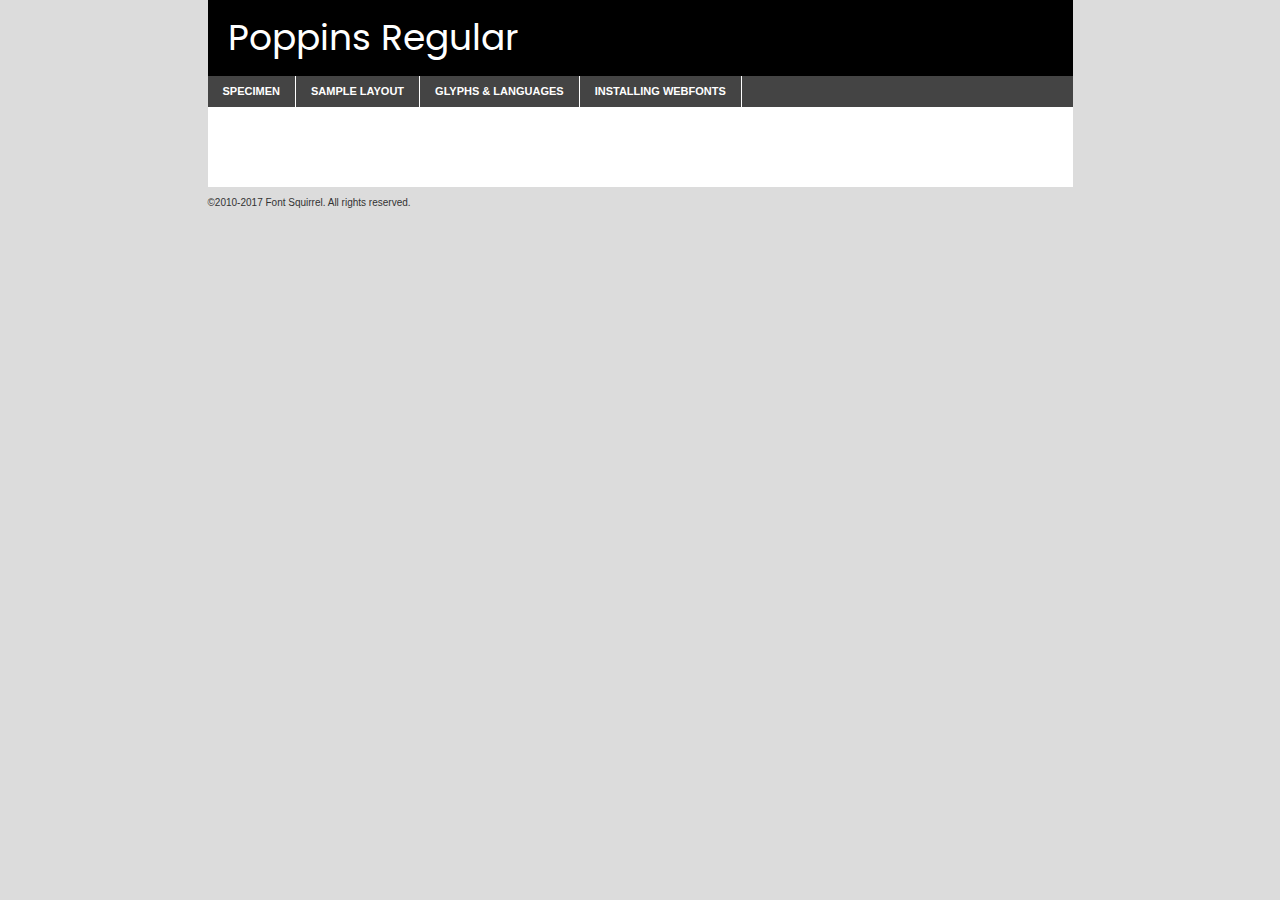
<file: FacilityBank/LandingPage/components/fonts/poppins-regular-demo.html>
<!DOCTYPE html PUBLIC "-//W3C//DTD XHTML 1.0 Transitional//EN"
	"http://www.w3.org/TR/xhtml1/DTD/xhtml1-transitional.dtd">

<html xmlns="http://www.w3.org/1999/xhtml" xml:lang="en" lang="en">
<head>
	<meta http-equiv="Content-Type" content="text/html; charset=utf-8" />
	<script src="http://ajax.googleapis.com/ajax/libs/jquery/1.7.2/jquery.min.js" type="text/javascript" charset="utf-8"></script>
	<script type="text/javascript">
	(function($){$.fn.easyTabs=function(option){var param=jQuery.extend({fadeSpeed:"fast",defaultContent:1,activeClass:'active'},option);$(this).each(function(){var thisId="#"+this.id;if(param.defaultContent==''){param.defaultContent=1;}
	if(typeof param.defaultContent=="number")
	{var defaultTab=$(thisId+" .tabs li:eq("+(param.defaultContent-1)+") a").attr('href').substr(1);}else{var defaultTab=param.defaultContent;}
	$(thisId+" .tabs li a").each(function(){var tabToHide=$(this).attr('href').substr(1);$("#"+tabToHide).addClass('easytabs-tab-content');});hideAll();changeContent(defaultTab);function hideAll(){$(thisId+" .easytabs-tab-content").hide();}
	function changeContent(tabId){hideAll();$(thisId+" .tabs li").removeClass(param.activeClass);$(thisId+" .tabs li a[href=#"+tabId+"]").closest('li').addClass(param.activeClass);if(param.fadeSpeed!="none")
	{$(thisId+" #"+tabId).fadeIn(param.fadeSpeed);}else{$(thisId+" #"+tabId).show();}}
	$(thisId+" .tabs li").click(function(){var tabId=$(this).find('a').attr('href').substr(1);changeContent(tabId);return false;});});}})(jQuery);
	</script>
	<link rel="stylesheet" href="specimen_files/specimen_stylesheet.css" type="text/css" charset="utf-8" />
	<link rel="stylesheet" href="stylesheet.css" type="text/css" charset="utf-8" />

	<style type="text/css">
					body{
				font-family: 'poppinsregular';
							}
		</style>

	<title>Poppins Regular Specimen</title>
	
	
	<script type="text/javascript" charset="utf-8">
		$(document).ready(function() {
			$('#container').easyTabs({defaultContent:1});
		});
	</script>
</head>

<body>
<div id="container">
	<div id="header">
		Poppins Regular	</div>
	<ul class="tabs">
		<li><a href="#specimen">Specimen</a></li>
		<li><a href="#layout">Sample Layout</a></li>
				<li><a href="#glyphs">Glyphs &amp; Languages</a></li>
		<li><a href="#installing">Installing Webfonts</a></li>
		
	</ul>
	
	<div id="main_content">

		
			<div id="specimen">
		
				<div class="section">
					<div class="grid12 firstcol">
						<div class="huge">AaBb</div>
					</div>
				</div>
		
				<div class="section">
					<div class="glyph_range">A&#x200B;B&#x200b;C&#x200b;D&#x200b;E&#x200b;F&#x200b;G&#x200b;H&#x200b;I&#x200b;J&#x200b;K&#x200b;L&#x200b;M&#x200b;N&#x200b;O&#x200b;P&#x200b;Q&#x200b;R&#x200b;S&#x200b;T&#x200b;U&#x200b;V&#x200b;W&#x200b;X&#x200b;Y&#x200b;Z&#x200b;a&#x200b;b&#x200b;c&#x200b;d&#x200b;e&#x200b;f&#x200b;g&#x200b;h&#x200b;i&#x200b;j&#x200b;k&#x200b;l&#x200b;m&#x200b;n&#x200b;o&#x200b;p&#x200b;q&#x200b;r&#x200b;s&#x200b;t&#x200b;u&#x200b;v&#x200b;w&#x200b;x&#x200b;y&#x200b;z&#x200b;1&#x200b;2&#x200b;3&#x200b;4&#x200b;5&#x200b;6&#x200b;7&#x200b;8&#x200b;9&#x200b;0&#x200b;&amp;&#x200b;.&#x200b;,&#x200b;?&#x200b;!&#x200b;&#64;&#x200b;(&#x200b;)&#x200b;#&#x200b;$&#x200b;%&#x200b;*&#x200b;+&#x200b;-&#x200b;=&#x200b;:&#x200b;;</div>
				</div>
				<div class="section">
					<div class="grid12 firstcol">
						<table class="sample_table">
							<tr><td>10</td><td class="size10">abcdefghijklmnopqrstuvwxyzABCDEFGHIJKLMNOPQRSTUVWXYZ0123456789abcdefghijklmnopqrstuvwxyzABCDEFGHIJKLMNOPQRSTUVWXYZ0123456789abcdefghijklmnopqrstuvwxyzABCDEFGHIJKLMNOPQRSTUVWXYZ</td></tr>
							<tr><td>11</td><td class="size11">abcdefghijklmnopqrstuvwxyzABCDEFGHIJKLMNOPQRSTUVWXYZ0123456789abcdefghijklmnopqrstuvwxyzABCDEFGHIJKLMNOPQRSTUVWXYZ0123456789abcdefghijklmnopqrstuvwxyzABCDEFGHIJKLMNOPQRSTUVWXYZ</td></tr>
							<tr><td>12</td><td class="size12">abcdefghijklmnopqrstuvwxyzABCDEFGHIJKLMNOPQRSTUVWXYZ0123456789abcdefghijklmnopqrstuvwxyzABCDEFGHIJKLMNOPQRSTUVWXYZ0123456789abcdefghijklmnopqrstuvwxyzABCDEFGHIJKLMNOPQRSTUVWXYZ</td></tr>
							<tr><td>13</td><td class="size13">abcdefghijklmnopqrstuvwxyzABCDEFGHIJKLMNOPQRSTUVWXYZ0123456789abcdefghijklmnopqrstuvwxyzABCDEFGHIJKLMNOPQRSTUVWXYZ0123456789abcdefghijklmnopqrstuvwxyzABCDEFGHIJKLMNOPQRSTUVWXYZ</td></tr>
							<tr><td>14</td><td class="size14">abcdefghijklmnopqrstuvwxyzABCDEFGHIJKLMNOPQRSTUVWXYZ0123456789abcdefghijklmnopqrstuvwxyzABCDEFGHIJKLMNOPQRSTUVWXYZ0123456789abcdefghijklmnopqrstuvwxyzABCDEFGHIJKLMNOPQRSTUVWXYZ</td></tr>
							<tr><td>16</td><td class="size16">abcdefghijklmnopqrstuvwxyzABCDEFGHIJKLMNOPQRSTUVWXYZ0123456789abcdefghijklmnopqrstuvwxyzABCDEFGHIJKLMNOPQRSTUVWXYZ</td></tr>
							<tr><td>18</td><td class="size18">abcdefghijklmnopqrstuvwxyzABCDEFGHIJKLMNOPQRSTUVWXYZ0123456789abcdefghijklmnopqrstuvwxyzABCDEFGHIJKLMNOPQRSTUVWXYZ</td></tr>
							<tr><td>20</td><td class="size20">abcdefghijklmnopqrstuvwxyzABCDEFGHIJKLMNOPQRSTUVWXYZ0123456789abcdefghijklmnopqrstuvwxyzABCDEFGHIJKLMNOPQRSTUVWXYZ</td></tr>
							<tr><td>24</td><td class="size24">abcdefghijklmnopqrstuvwxyzABCDEFGHIJKLMNOPQRSTUVWXYZ0123456789abcdefghijklmnopqrstuvwxyzABCDEFGHIJKLMNOPQRSTUVWXYZ</td></tr>
							<tr><td>30</td><td class="size30">abcdefghijklmnopqrstuvwxyzABCDEFGHIJKLMNOPQRSTUVWXYZ0123456789abcdefghijklmnopqrstuvwxyzABCDEFGHIJKLMNOPQRSTUVWXYZ</td></tr>
							<tr><td>36</td><td class="size36">abcdefghijklmnopqrstuvwxyzABCDEFGHIJKLMNOPQRSTUVWXYZ0123456789abcdefghijklmnopqrstuvwxyzABCDEFGHIJKLMNOPQRSTUVWXYZ</td></tr>
							<tr><td>48</td><td class="size48">abcdefghijklmnopqrstuvwxyzABCDEFGHIJKLMNOPQRSTUVWXYZ0123456789abcdefghijklmnopqrstuvwxyzABCDEFGHIJKLMNOPQRSTUVWXYZ</td></tr>
							<tr><td>60</td><td class="size60">abcdefghijklmnopqrstuvwxyzABCDEFGHIJKLMNOPQRSTUVWXYZ0123456789abcdefghijklmnopqrstuvwxyzABCDEFGHIJKLMNOPQRSTUVWXYZ</td></tr>
							<tr><td>72</td><td class="size72">abcdefghijklmnopqrstuvwxyzABCDEFGHIJKLMNOPQRSTUVWXYZ0123456789abcdefghijklmnopqrstuvwxyzABCDEFGHIJKLMNOPQRSTUVWXYZ</td></tr>
							<tr><td>90</td><td class="size90">abcdefghijklmnopqrstuvwxyzABCDEFGHIJKLMNOPQRSTUVWXYZ0123456789abcdefghijklmnopqrstuvwxyzABCDEFGHIJKLMNOPQRSTUVWXYZ</td></tr>
						</table>
				
					</div>
			
				</div>
		
		
		
								<div class="section" id="bodycomparison">


										<div id="xheight">
				<div class="fontbody">&#x25FC;&#x25FC;&#x25FC;&#x25FC;&#x25FC;&#x25FC;&#x25FC;&#x25FC;&#x25FC;&#x25FC;&#x25FC;&#x25FC;&#x25FC;&#x25FC;&#x25FC;&#x25FC;&#x25FC;&#x25FC;&#x25FC;&#x25FC;&#x25FC;&#x25FC;&#x25FC;&#x25FC;&#x25FC;&#x25FC;&#x25FC;&#x25FC;&#x25FC;&#x25FC;&#x25FC;&#x25FC;&#x25FC;&#x25FC;&#x25FC;&#x25FC;&#x25FC;&#x25FC;&#x25FC;&#x25FC;&#x25FC;&#x25FC;&#x25FC;&#x25FC;&#x25FC;&#x25FC;&#x25FC;&#x25FC;&#x25FC;&#x25FC;&#x25FC;&#x25FC;&#x25FC;&#x25FC;&#x25FC;&#x25FC;&#x25FC;&#x25FC;&#x25FC;&#x25FC;&#x25FC;&#x25FC;&#x25FC;&#x25FC;&#x25FC;&#x25FC;&#x25FC;&#x25FC;&#x25FC;&#x25FC;&#x25FC;&#x25FC;&#x25FC;&#x25FC;&#x25FC;&#x25FC;&#x25FC;&#x25FC;&#x25FC;&#x25FC;&#x25FC;&#x25FC;&#x25FC;&#x25FC;&#x25FC;&#x25FC;&#x25FC;&#x25FC;&#x25FC;&#x25FC;&#x25FC;&#x25FC;&#x25FC;&#x25FC;&#x25FC;&#x25FC;&#x25FC;&#x25FC;&#x25FC;body</div><div class="arialbody">body</div><div class="verdanabody">body</div><div class="georgiabody">body</div></div>
										<div class="fontbody" style="z-index:1">
											body<span>Poppins Regular</span>
										</div>
										<div class="arialbody" style="z-index:1">
											body<span>Arial</span>
										</div>
										<div class="verdanabody" style="z-index:1">
											body<span>Verdana</span>
										</div>
										<div class="georgiabody" style="z-index:1">
											body<span>Georgia</span>
										</div>



								</div>
		
		
				<div class="section psample psample_row1" id="">
					
					<div class="grid2 firstcol">
						<p class="size10"><span>10.</span>Aenean lacinia bibendum nulla sed consectetur. Fusce dapibus, tellus ac cursus commodo, tortor mauris condimentum nibh, ut fermentum massa justo sit amet risus. Nullam id dolor id nibh ultricies vehicula ut id elit. Cum sociis natoque penatibus et magnis dis parturient montes, nascetur ridiculus mus. Nulla vitae elit libero, a pharetra augue.</p>
			
					</div>
					<div class="grid3">
						<p class="size11"><span>11.</span>Aenean lacinia bibendum nulla sed consectetur. Fusce dapibus, tellus ac cursus commodo, tortor mauris condimentum nibh, ut fermentum massa justo sit amet risus. Nullam id dolor id nibh ultricies vehicula ut id elit. Cum sociis natoque penatibus et magnis dis parturient montes, nascetur ridiculus mus. Nulla vitae elit libero, a pharetra augue.</p>
			
					</div>
					<div class="grid3">
						<p class="size12"><span>12.</span>Aenean lacinia bibendum nulla sed consectetur. Fusce dapibus, tellus ac cursus commodo, tortor mauris condimentum nibh, ut fermentum massa justo sit amet risus. Nullam id dolor id nibh ultricies vehicula ut id elit. Cum sociis natoque penatibus et magnis dis parturient montes, nascetur ridiculus mus. Nulla vitae elit libero, a pharetra augue.</p>
			
					</div>
					<div class="grid4">
						<p class="size13"><span>13.</span>Aenean lacinia bibendum nulla sed consectetur. Fusce dapibus, tellus ac cursus commodo, tortor mauris condimentum nibh, ut fermentum massa justo sit amet risus. Nullam id dolor id nibh ultricies vehicula ut id elit. Cum sociis natoque penatibus et magnis dis parturient montes, nascetur ridiculus mus. Nulla vitae elit libero, a pharetra augue.</p>
			
					</div>
					<div class="white_blend"></div>
					
				</div>
				<div class="section psample psample_row2" id="">
					<div class="grid3 firstcol">
						<p class="size14"><span>14.</span>Aenean lacinia bibendum nulla sed consectetur. Fusce dapibus, tellus ac cursus commodo, tortor mauris condimentum nibh, ut fermentum massa justo sit amet risus. Nullam id dolor id nibh ultricies vehicula ut id elit. Cum sociis natoque penatibus et magnis dis parturient montes, nascetur ridiculus mus. Nulla vitae elit libero, a pharetra augue.</p>
			
					</div>
					<div class="grid4">
						<p class="size16"><span>16.</span>Aenean lacinia bibendum nulla sed consectetur. Fusce dapibus, tellus ac cursus commodo, tortor mauris condimentum nibh, ut fermentum massa justo sit amet risus. Nullam id dolor id nibh ultricies vehicula ut id elit. Cum sociis natoque penatibus et magnis dis parturient montes, nascetur ridiculus mus. Nulla vitae elit libero, a pharetra augue.</p>
			
					</div>
					<div class="grid5">
						<p class="size18"><span>18.</span>Aenean lacinia bibendum nulla sed consectetur. Fusce dapibus, tellus ac cursus commodo, tortor mauris condimentum nibh, ut fermentum massa justo sit amet risus. Nullam id dolor id nibh ultricies vehicula ut id elit. Cum sociis natoque penatibus et magnis dis parturient montes, nascetur ridiculus mus. Nulla vitae elit libero, a pharetra augue.</p>
			
					</div>

					<div class="white_blend"></div>

				</div>
				
				<div class="section psample psample_row3" id="">
					<div class="grid5 firstcol">
						<p class="size20"><span>20.</span>Aenean lacinia bibendum nulla sed consectetur. Fusce dapibus, tellus ac cursus commodo, tortor mauris condimentum nibh, ut fermentum massa justo sit amet risus. Nullam id dolor id nibh ultricies vehicula ut id elit. Cum sociis natoque penatibus et magnis dis parturient montes, nascetur ridiculus mus. Nulla vitae elit libero, a pharetra augue.</p>
					</div>
					<div class="grid7">
						<p class="size24"><span>24.</span>Aenean lacinia bibendum nulla sed consectetur. Fusce dapibus, tellus ac cursus commodo, tortor mauris condimentum nibh, ut fermentum massa justo sit amet risus. Nullam id dolor id nibh ultricies vehicula ut id elit. Cum sociis natoque penatibus et magnis dis parturient montes, nascetur ridiculus mus. Nulla vitae elit libero, a pharetra augue.</p>
					</div>
					
					<div class="white_blend"></div>
					
				</div>
				
				<div class="section psample psample_row4" id="">
					<div class="grid12 firstcol">
						<p class="size30"><span>30.</span>Aenean lacinia bibendum nulla sed consectetur. Fusce dapibus, tellus ac cursus commodo, tortor mauris condimentum nibh, ut fermentum massa justo sit amet risus. Nullam id dolor id nibh ultricies vehicula ut id elit. Cum sociis natoque penatibus et magnis dis parturient montes, nascetur ridiculus mus. Nulla vitae elit libero, a pharetra augue.</p>
					</div>
					<div class="white_blend"></div>
					
				</div>
				
				
				
				<div class="section psample psample_row1 fullreverse">
					<div class="grid2 firstcol">
						<p class="size10"><span>10.</span>Aenean lacinia bibendum nulla sed consectetur. Fusce dapibus, tellus ac cursus commodo, tortor mauris condimentum nibh, ut fermentum massa justo sit amet risus. Nullam id dolor id nibh ultricies vehicula ut id elit. Cum sociis natoque penatibus et magnis dis parturient montes, nascetur ridiculus mus. Nulla vitae elit libero, a pharetra augue.</p>
			
					</div>
					<div class="grid3">
						<p class="size11"><span>11.</span>Aenean lacinia bibendum nulla sed consectetur. Fusce dapibus, tellus ac cursus commodo, tortor mauris condimentum nibh, ut fermentum massa justo sit amet risus. Nullam id dolor id nibh ultricies vehicula ut id elit. Cum sociis natoque penatibus et magnis dis parturient montes, nascetur ridiculus mus. Nulla vitae elit libero, a pharetra augue.</p>
			
					</div>
					<div class="grid3">
						<p class="size12"><span>12.</span>Aenean lacinia bibendum nulla sed consectetur. Fusce dapibus, tellus ac cursus commodo, tortor mauris condimentum nibh, ut fermentum massa justo sit amet risus. Nullam id dolor id nibh ultricies vehicula ut id elit. Cum sociis natoque penatibus et magnis dis parturient montes, nascetur ridiculus mus. Nulla vitae elit libero, a pharetra augue.</p>
			
					</div>
					<div class="grid4">
						<p class="size13"><span>13.</span>Aenean lacinia bibendum nulla sed consectetur. Fusce dapibus, tellus ac cursus commodo, tortor mauris condimentum nibh, ut fermentum massa justo sit amet risus. Nullam id dolor id nibh ultricies vehicula ut id elit. Cum sociis natoque penatibus et magnis dis parturient montes, nascetur ridiculus mus. Nulla vitae elit libero, a pharetra augue.</p>
			
					</div>
					<div class="black_blend"></div>
					
				</div>
				
				<div class="section psample psample_row2 fullreverse">
					<div class="grid3 firstcol">
						<p class="size14"><span>14.</span>Aenean lacinia bibendum nulla sed consectetur. Fusce dapibus, tellus ac cursus commodo, tortor mauris condimentum nibh, ut fermentum massa justo sit amet risus. Nullam id dolor id nibh ultricies vehicula ut id elit. Cum sociis natoque penatibus et magnis dis parturient montes, nascetur ridiculus mus. Nulla vitae elit libero, a pharetra augue.</p>
			
					</div>
					<div class="grid4">
						<p class="size16"><span>16.</span>Aenean lacinia bibendum nulla sed consectetur. Fusce dapibus, tellus ac cursus commodo, tortor mauris condimentum nibh, ut fermentum massa justo sit amet risus. Nullam id dolor id nibh ultricies vehicula ut id elit. Cum sociis natoque penatibus et magnis dis parturient montes, nascetur ridiculus mus. Nulla vitae elit libero, a pharetra augue.</p>
			
					</div>
					<div class="grid5">
						<p class="size18"><span>18.</span>Aenean lacinia bibendum nulla sed consectetur. Fusce dapibus, tellus ac cursus commodo, tortor mauris condimentum nibh, ut fermentum massa justo sit amet risus. Nullam id dolor id nibh ultricies vehicula ut id elit. Cum sociis natoque penatibus et magnis dis parturient montes, nascetur ridiculus mus. Nulla vitae elit libero, a pharetra augue.</p>
			
					</div>
					<div class="black_blend"></div>

				</div>
				
				<div class="section psample fullreverse psample_row3" id="">
					<div class="grid5 firstcol">
						<p class="size20"><span>20.</span>Aenean lacinia bibendum nulla sed consectetur. Fusce dapibus, tellus ac cursus commodo, tortor mauris condimentum nibh, ut fermentum massa justo sit amet risus. Nullam id dolor id nibh ultricies vehicula ut id elit. Cum sociis natoque penatibus et magnis dis parturient montes, nascetur ridiculus mus. Nulla vitae elit libero, a pharetra augue.</p>
					</div>
					<div class="grid7">
						<p class="size24"><span>24.</span>Aenean lacinia bibendum nulla sed consectetur. Fusce dapibus, tellus ac cursus commodo, tortor mauris condimentum nibh, ut fermentum massa justo sit amet risus. Nullam id dolor id nibh ultricies vehicula ut id elit. Cum sociis natoque penatibus et magnis dis parturient montes, nascetur ridiculus mus. Nulla vitae elit libero, a pharetra augue.</p>
					</div>
					
					<div class="black_blend"></div>
					
				</div>
				
				<div class="section psample fullreverse psample_row4" id="" style="border-bottom: 20px #000 solid;">
					<div class="grid12 firstcol">
						<p class="size30"><span>30.</span>Aenean lacinia bibendum nulla sed consectetur. Fusce dapibus, tellus ac cursus commodo, tortor mauris condimentum nibh, ut fermentum massa justo sit amet risus. Nullam id dolor id nibh ultricies vehicula ut id elit. Cum sociis natoque penatibus et magnis dis parturient montes, nascetur ridiculus mus. Nulla vitae elit libero, a pharetra augue.</p>
					</div>
					<div class="black_blend"></div>
					
				</div>
				
				
				
				
			</div>
			
			<div id="layout">
				
				<div class="section">
					
					<div class="grid12 firstcol">
						<h1>Lorem Ipsum Dolor</h1>
						<h2>Etiam porta sem malesuada magna mollis euismod</h2>
						
						<p class="byline">By <a href="#link">Aenean Lacinia</a></p>
					</div>
				</div>
				<div class="section">
					<div class="grid8 firstcol">
						<p class="large">Donec sed odio dui. Morbi leo risus, porta ac consectetur ac, vestibulum at eros. Fusce dapibus, tellus ac cursus commodo, tortor mauris condimentum nibh, ut fermentum massa justo sit amet risus. </p>

						
						<h3>Pellentesque ornare sem</h3>

						<p>Maecenas sed diam eget risus varius blandit sit amet non magna. Maecenas faucibus mollis interdum. Donec ullamcorper nulla non metus auctor fringilla. Nullam id dolor id nibh ultricies vehicula ut id elit. Nullam id dolor id nibh ultricies vehicula ut id elit. </p>

						<p>Aenean eu leo quam. Pellentesque ornare sem lacinia quam venenatis vestibulum. Lorem ipsum dolor sit amet, consectetur adipiscing elit. Cum sociis natoque penatibus et magnis dis parturient montes, nascetur ridiculus mus. </p>

						<p>Nulla vitae elit libero, a pharetra augue. Praesent commodo cursus magna, vel scelerisque nisl consectetur et. Aenean lacinia bibendum nulla sed consectetur. </p>

						<p>Nullam quis risus eget urna mollis ornare vel eu leo. Nullam quis risus eget urna mollis ornare vel eu leo. Maecenas sed diam eget risus varius blandit sit amet non magna. Donec ullamcorper nulla non metus auctor fringilla. </p>

						<h3>Cras mattis consectetur</h3>

						<p>Aenean eu leo quam. Pellentesque ornare sem lacinia quam venenatis vestibulum. Aenean lacinia bibendum nulla sed consectetur. Integer posuere erat a ante venenatis dapibus posuere velit aliquet. Cras mattis consectetur purus sit amet fermentum. </p>

						<p>Nullam id dolor id nibh ultricies vehicula ut id elit. Nullam quis risus eget urna mollis ornare vel eu leo. Cras mattis consectetur purus sit amet fermentum.</p>
					</div>
					
					<div class="grid4 sidebar">
						
						<div class="box reverse">
							<p class="last">Nullam quis risus eget urna mollis ornare vel eu leo. Donec ullamcorper nulla non metus auctor fringilla. Cras mattis consectetur purus sit amet fermentum. Sed posuere consectetur est at lobortis. Lorem ipsum dolor sit amet, consectetur adipiscing elit. </p>
						</div>
						
						<p class="caption">Maecenas sed diam eget risus varius.</p>

						<p>Vestibulum id ligula porta felis euismod semper. Integer posuere erat a ante venenatis dapibus posuere velit aliquet. Vestibulum id ligula porta felis euismod semper. Sed posuere consectetur est at lobortis. Maecenas sed diam eget risus varius blandit sit amet non magna. Fusce dapibus, tellus ac cursus commodo, tortor mauris condimentum nibh, ut fermentum massa justo sit amet risus. </p>

					

						<p>Duis mollis, est non commodo luctus, nisi erat porttitor ligula, eget lacinia odio sem nec elit. Aenean lacinia bibendum nulla sed consectetur. Vivamus sagittis lacus vel augue laoreet rutrum faucibus dolor auctor. Aenean lacinia bibendum nulla sed consectetur. Nullam quis risus eget urna mollis ornare vel eu leo. </p>

						<p>Praesent commodo cursus magna, vel scelerisque nisl consectetur et. Donec ullamcorper nulla non metus auctor fringilla. Maecenas faucibus mollis interdum. Fusce dapibus, tellus ac cursus commodo, tortor mauris condimentum nibh, ut fermentum massa justo sit amet risus. </p>

					</div>
				</div>
				
			</div>


			



		<div id="glyphs">
			<div class="section">
				<div class="grid12 firstcol">
			
				<h1>Language Support</h1>
				<p>The subset of Poppins Regular in this kit supports the following languages:<br />
			
					Albanian, Basque, Breton, Chamorro, Danish, Dutch, English, Faroese, Finnish, French, Frisian, Galician, German, Icelandic, Italian, Malagasy, Norwegian, Portuguese, Spanish, Alsatian, Aragonese, Arapaho, Arrernte, Asturian, Aymara, Bislama, Cebuano, Corsican, Fijian, French_creole, Genoese, Gilbertese, Greenlandic, Haitian_creole, Hiligaynon, Hmong, Hopi, Ibanag, Iloko_ilokano, Indonesian, Interglossa_glosa, Interlingua, Irish_gaelic, Jerriais, Lojban, Lombard, Luxembourgeois, Manx, Mohawk, Norfolk_pitcairnese, Occitan, Oromo, Pangasinan, Papiamento, Piedmontese, Potawatomi, Rhaeto-romance, Romansh, Rotokas, Sami_lule, Samoan, Sardinian, Scots_gaelic, Seychelles_creole, Shona, Sicilian, Somali, Southern_ndebele, Swahili, Swati_swazi, Tagalog_filipino_pilipino, Tetum, Tok_pisin, Uyghur_latinized, Volapuk, Walloon, Warlpiri, Xhosa, Yapese, Zulu, Latinbasic, Ubasic, Demo				</p>
				<h1>Glyph Chart</h1>
				<p>The subset of Poppins Regular in this kit includes all the glyphs listed below. Unicode entities are included above each glyph to help you insert individual characters into your layout.</p>
				<div id="glyph_chart">
			
																														 <div><p>&amp;#13;</p>&#13;</div>
																				 <div><p>&amp;#32;</p>&#32;</div>
																				 <div><p>&amp;#33;</p>&#33;</div>
																				 <div><p>&amp;#34;</p>&#34;</div>
																				 <div><p>&amp;#35;</p>&#35;</div>
																				 <div><p>&amp;#36;</p>&#36;</div>
																				 <div><p>&amp;#37;</p>&#37;</div>
																				 <div><p>&amp;#38;</p>&#38;</div>
																				 <div><p>&amp;#39;</p>&#39;</div>
																				 <div><p>&amp;#40;</p>&#40;</div>
																				 <div><p>&amp;#41;</p>&#41;</div>
																				 <div><p>&amp;#42;</p>&#42;</div>
																				 <div><p>&amp;#43;</p>&#43;</div>
																				 <div><p>&amp;#44;</p>&#44;</div>
																				 <div><p>&amp;#45;</p>&#45;</div>
																				 <div><p>&amp;#46;</p>&#46;</div>
																				 <div><p>&amp;#47;</p>&#47;</div>
																				 <div><p>&amp;#48;</p>&#48;</div>
																				 <div><p>&amp;#49;</p>&#49;</div>
																				 <div><p>&amp;#50;</p>&#50;</div>
																				 <div><p>&amp;#51;</p>&#51;</div>
																				 <div><p>&amp;#52;</p>&#52;</div>
																				 <div><p>&amp;#53;</p>&#53;</div>
																				 <div><p>&amp;#54;</p>&#54;</div>
																				 <div><p>&amp;#55;</p>&#55;</div>
																				 <div><p>&amp;#56;</p>&#56;</div>
																				 <div><p>&amp;#57;</p>&#57;</div>
																				 <div><p>&amp;#58;</p>&#58;</div>
																				 <div><p>&amp;#59;</p>&#59;</div>
																				 <div><p>&amp;#60;</p>&#60;</div>
																				 <div><p>&amp;#61;</p>&#61;</div>
																				 <div><p>&amp;#62;</p>&#62;</div>
																				 <div><p>&amp;#63;</p>&#63;</div>
																				 <div><p>&amp;#64;</p>&#64;</div>
																				 <div><p>&amp;#65;</p>&#65;</div>
																				 <div><p>&amp;#66;</p>&#66;</div>
																				 <div><p>&amp;#67;</p>&#67;</div>
																				 <div><p>&amp;#68;</p>&#68;</div>
																				 <div><p>&amp;#69;</p>&#69;</div>
																				 <div><p>&amp;#70;</p>&#70;</div>
																				 <div><p>&amp;#71;</p>&#71;</div>
																				 <div><p>&amp;#72;</p>&#72;</div>
																				 <div><p>&amp;#73;</p>&#73;</div>
																				 <div><p>&amp;#74;</p>&#74;</div>
																				 <div><p>&amp;#75;</p>&#75;</div>
																				 <div><p>&amp;#76;</p>&#76;</div>
																				 <div><p>&amp;#77;</p>&#77;</div>
																				 <div><p>&amp;#78;</p>&#78;</div>
																				 <div><p>&amp;#79;</p>&#79;</div>
																				 <div><p>&amp;#80;</p>&#80;</div>
																				 <div><p>&amp;#81;</p>&#81;</div>
																				 <div><p>&amp;#82;</p>&#82;</div>
																				 <div><p>&amp;#83;</p>&#83;</div>
																				 <div><p>&amp;#84;</p>&#84;</div>
																				 <div><p>&amp;#85;</p>&#85;</div>
																				 <div><p>&amp;#86;</p>&#86;</div>
																				 <div><p>&amp;#87;</p>&#87;</div>
																				 <div><p>&amp;#88;</p>&#88;</div>
																				 <div><p>&amp;#89;</p>&#89;</div>
																				 <div><p>&amp;#90;</p>&#90;</div>
																				 <div><p>&amp;#91;</p>&#91;</div>
																				 <div><p>&amp;#92;</p>&#92;</div>
																				 <div><p>&amp;#93;</p>&#93;</div>
																				 <div><p>&amp;#94;</p>&#94;</div>
																				 <div><p>&amp;#95;</p>&#95;</div>
																				 <div><p>&amp;#96;</p>&#96;</div>
																				 <div><p>&amp;#97;</p>&#97;</div>
																				 <div><p>&amp;#98;</p>&#98;</div>
																				 <div><p>&amp;#99;</p>&#99;</div>
																				 <div><p>&amp;#100;</p>&#100;</div>
																				 <div><p>&amp;#101;</p>&#101;</div>
																				 <div><p>&amp;#102;</p>&#102;</div>
																				 <div><p>&amp;#103;</p>&#103;</div>
																				 <div><p>&amp;#104;</p>&#104;</div>
																				 <div><p>&amp;#105;</p>&#105;</div>
																				 <div><p>&amp;#106;</p>&#106;</div>
																				 <div><p>&amp;#107;</p>&#107;</div>
																				 <div><p>&amp;#108;</p>&#108;</div>
																				 <div><p>&amp;#109;</p>&#109;</div>
																				 <div><p>&amp;#110;</p>&#110;</div>
																				 <div><p>&amp;#111;</p>&#111;</div>
																				 <div><p>&amp;#112;</p>&#112;</div>
																				 <div><p>&amp;#113;</p>&#113;</div>
																				 <div><p>&amp;#114;</p>&#114;</div>
																				 <div><p>&amp;#115;</p>&#115;</div>
																				 <div><p>&amp;#116;</p>&#116;</div>
																				 <div><p>&amp;#117;</p>&#117;</div>
																				 <div><p>&amp;#118;</p>&#118;</div>
																				 <div><p>&amp;#119;</p>&#119;</div>
																				 <div><p>&amp;#120;</p>&#120;</div>
																				 <div><p>&amp;#121;</p>&#121;</div>
																				 <div><p>&amp;#122;</p>&#122;</div>
																				 <div><p>&amp;#123;</p>&#123;</div>
																				 <div><p>&amp;#124;</p>&#124;</div>
																				 <div><p>&amp;#125;</p>&#125;</div>
																				 <div><p>&amp;#126;</p>&#126;</div>
																				 <div><p>&amp;#160;</p>&#160;</div>
																				 <div><p>&amp;#161;</p>&#161;</div>
																				 <div><p>&amp;#162;</p>&#162;</div>
																				 <div><p>&amp;#163;</p>&#163;</div>
																				 <div><p>&amp;#164;</p>&#164;</div>
																				 <div><p>&amp;#165;</p>&#165;</div>
																				 <div><p>&amp;#166;</p>&#166;</div>
																				 <div><p>&amp;#167;</p>&#167;</div>
																				 <div><p>&amp;#168;</p>&#168;</div>
																				 <div><p>&amp;#169;</p>&#169;</div>
																				 <div><p>&amp;#170;</p>&#170;</div>
																				 <div><p>&amp;#171;</p>&#171;</div>
																				 <div><p>&amp;#172;</p>&#172;</div>
																				 <div><p>&amp;#173;</p>&#173;</div>
																				 <div><p>&amp;#174;</p>&#174;</div>
																				 <div><p>&amp;#175;</p>&#175;</div>
																				 <div><p>&amp;#176;</p>&#176;</div>
																				 <div><p>&amp;#177;</p>&#177;</div>
																				 <div><p>&amp;#178;</p>&#178;</div>
																				 <div><p>&amp;#179;</p>&#179;</div>
																				 <div><p>&amp;#180;</p>&#180;</div>
																				 <div><p>&amp;#181;</p>&#181;</div>
																				 <div><p>&amp;#182;</p>&#182;</div>
																				 <div><p>&amp;#183;</p>&#183;</div>
																				 <div><p>&amp;#184;</p>&#184;</div>
																				 <div><p>&amp;#185;</p>&#185;</div>
																				 <div><p>&amp;#186;</p>&#186;</div>
																				 <div><p>&amp;#187;</p>&#187;</div>
																				 <div><p>&amp;#188;</p>&#188;</div>
																				 <div><p>&amp;#189;</p>&#189;</div>
																				 <div><p>&amp;#190;</p>&#190;</div>
																				 <div><p>&amp;#191;</p>&#191;</div>
																				 <div><p>&amp;#192;</p>&#192;</div>
																				 <div><p>&amp;#193;</p>&#193;</div>
																				 <div><p>&amp;#194;</p>&#194;</div>
																				 <div><p>&amp;#195;</p>&#195;</div>
																				 <div><p>&amp;#196;</p>&#196;</div>
																				 <div><p>&amp;#197;</p>&#197;</div>
																				 <div><p>&amp;#198;</p>&#198;</div>
																				 <div><p>&amp;#199;</p>&#199;</div>
																				 <div><p>&amp;#200;</p>&#200;</div>
																				 <div><p>&amp;#201;</p>&#201;</div>
																				 <div><p>&amp;#202;</p>&#202;</div>
																				 <div><p>&amp;#203;</p>&#203;</div>
																				 <div><p>&amp;#204;</p>&#204;</div>
																				 <div><p>&amp;#205;</p>&#205;</div>
																				 <div><p>&amp;#206;</p>&#206;</div>
																				 <div><p>&amp;#207;</p>&#207;</div>
																				 <div><p>&amp;#208;</p>&#208;</div>
																				 <div><p>&amp;#209;</p>&#209;</div>
																				 <div><p>&amp;#210;</p>&#210;</div>
																				 <div><p>&amp;#211;</p>&#211;</div>
																				 <div><p>&amp;#212;</p>&#212;</div>
																				 <div><p>&amp;#213;</p>&#213;</div>
																				 <div><p>&amp;#214;</p>&#214;</div>
																				 <div><p>&amp;#215;</p>&#215;</div>
																				 <div><p>&amp;#216;</p>&#216;</div>
																				 <div><p>&amp;#217;</p>&#217;</div>
																				 <div><p>&amp;#218;</p>&#218;</div>
																				 <div><p>&amp;#219;</p>&#219;</div>
																				 <div><p>&amp;#220;</p>&#220;</div>
																				 <div><p>&amp;#221;</p>&#221;</div>
																				 <div><p>&amp;#222;</p>&#222;</div>
																				 <div><p>&amp;#223;</p>&#223;</div>
																				 <div><p>&amp;#224;</p>&#224;</div>
																				 <div><p>&amp;#225;</p>&#225;</div>
																				 <div><p>&amp;#226;</p>&#226;</div>
																				 <div><p>&amp;#227;</p>&#227;</div>
																				 <div><p>&amp;#228;</p>&#228;</div>
																				 <div><p>&amp;#229;</p>&#229;</div>
																				 <div><p>&amp;#230;</p>&#230;</div>
																				 <div><p>&amp;#231;</p>&#231;</div>
																				 <div><p>&amp;#232;</p>&#232;</div>
																				 <div><p>&amp;#233;</p>&#233;</div>
																				 <div><p>&amp;#234;</p>&#234;</div>
																				 <div><p>&amp;#235;</p>&#235;</div>
																				 <div><p>&amp;#236;</p>&#236;</div>
																				 <div><p>&amp;#237;</p>&#237;</div>
																				 <div><p>&amp;#238;</p>&#238;</div>
																				 <div><p>&amp;#239;</p>&#239;</div>
																				 <div><p>&amp;#240;</p>&#240;</div>
																				 <div><p>&amp;#241;</p>&#241;</div>
																				 <div><p>&amp;#242;</p>&#242;</div>
																				 <div><p>&amp;#243;</p>&#243;</div>
																				 <div><p>&amp;#244;</p>&#244;</div>
																				 <div><p>&amp;#245;</p>&#245;</div>
																				 <div><p>&amp;#246;</p>&#246;</div>
																				 <div><p>&amp;#247;</p>&#247;</div>
																				 <div><p>&amp;#248;</p>&#248;</div>
																				 <div><p>&amp;#249;</p>&#249;</div>
																				 <div><p>&amp;#250;</p>&#250;</div>
																				 <div><p>&amp;#251;</p>&#251;</div>
																				 <div><p>&amp;#252;</p>&#252;</div>
																				 <div><p>&amp;#253;</p>&#253;</div>
																				 <div><p>&amp;#254;</p>&#254;</div>
																				 <div><p>&amp;#255;</p>&#255;</div>
																				 <div><p>&amp;#338;</p>&#338;</div>
																				 <div><p>&amp;#339;</p>&#339;</div>
																				 <div><p>&amp;#376;</p>&#376;</div>
																				 <div><p>&amp;#710;</p>&#710;</div>
																				 <div><p>&amp;#732;</p>&#732;</div>
																				 <div><p>&amp;#8192;</p>&#8192;</div>
																				 <div><p>&amp;#8193;</p>&#8193;</div>
																				 <div><p>&amp;#8194;</p>&#8194;</div>
																				 <div><p>&amp;#8195;</p>&#8195;</div>
																				 <div><p>&amp;#8196;</p>&#8196;</div>
																				 <div><p>&amp;#8197;</p>&#8197;</div>
																				 <div><p>&amp;#8198;</p>&#8198;</div>
																				 <div><p>&amp;#8199;</p>&#8199;</div>
																				 <div><p>&amp;#8200;</p>&#8200;</div>
																				 <div><p>&amp;#8201;</p>&#8201;</div>
																				 <div><p>&amp;#8202;</p>&#8202;</div>
																				 <div><p>&amp;#8208;</p>&#8208;</div>
																				 <div><p>&amp;#8209;</p>&#8209;</div>
																				 <div><p>&amp;#8210;</p>&#8210;</div>
																				 <div><p>&amp;#8211;</p>&#8211;</div>
																				 <div><p>&amp;#8212;</p>&#8212;</div>
																				 <div><p>&amp;#8216;</p>&#8216;</div>
																				 <div><p>&amp;#8217;</p>&#8217;</div>
																				 <div><p>&amp;#8218;</p>&#8218;</div>
																				 <div><p>&amp;#8220;</p>&#8220;</div>
																				 <div><p>&amp;#8221;</p>&#8221;</div>
																				 <div><p>&amp;#8222;</p>&#8222;</div>
																				 <div><p>&amp;#8226;</p>&#8226;</div>
																				 <div><p>&amp;#8230;</p>&#8230;</div>
																				 <div><p>&amp;#8239;</p>&#8239;</div>
																				 <div><p>&amp;#8249;</p>&#8249;</div>
																				 <div><p>&amp;#8250;</p>&#8250;</div>
																				 <div><p>&amp;#8287;</p>&#8287;</div>
																				 <div><p>&amp;#8364;</p>&#8364;</div>
																				 <div><p>&amp;#8482;</p>&#8482;</div>
																				 <div><p>&amp;#64257;</p>&#64257;</div>
																				 <div><p>&amp;#64258;</p>&#64258;</div>
																																																</div>	
				</div>
		
		
			</div>
		</div>
		
		
		<div id="specs">
			
		</div>
	
		<div id="installing">
			<div class="section">
				<div class="grid7 firstcol">
					<h1>Installing Webfonts</h1>
					
					<p>Webfonts are supported by all major browser platforms but not all in the same way. There are currently four different font formats that must be included in order to target all browsers. This includes TTF, WOFF, EOT and SVG.</p>
					
					<h2>1. Upload your webfonts</h2>
					<p>You must upload your webfont kit to your website. They should be in or near the same directory as your CSS files.</p>
					
					<h2>2. Include the webfont stylesheet</h2>
					<p>A special CSS @font-face declaration helps the various browsers select the appropriate font it needs without causing you a bunch of headaches. Learn more about this syntax by reading the <a href="https://www.fontspring.com/blog/further-hardening-of-the-bulletproof-syntax">Fontspring blog post</a> about it. The code for it is as follows:</p>


<code>
@font-face{ 
	font-family: 'MyWebFont';
	src: url('WebFont.eot');
	src: url('WebFont.eot?#iefix') format('embedded-opentype'),
	     url('WebFont.woff') format('woff'),
	     url('WebFont.ttf') format('truetype'),
	     url('WebFont.svg#webfont') format('svg');
}
</code>

	<p>We've already gone ahead and generated the code for you. All you have to do is link to the stylesheet in your HTML, like this:</p>
	<code>&lt;link rel=&quot;stylesheet&quot; href=&quot;stylesheet.css&quot; type=&quot;text/css&quot; charset=&quot;utf-8&quot; /&gt;</code>

					<h2>3. Modify your own stylesheet</h2>
					<p>To take advantage of your new fonts, you must tell your stylesheet to use them. Look at the original @font-face declaration above and find the property called "font-family." The name linked there will be what you use to reference the font. Prepend that webfont name to the font stack in the "font-family" property, inside the selector you want to change. For example:</p>
<code>p { font-family: 'WebFont', Arial, sans-serif; }</code>

<h2>4. Test</h2>
<p>Getting webfonts to work cross-browser <em>can</em> be tricky. Use the information in the sidebar to help you if you find that fonts aren't loading in a particular browser.</p>
				</div>
				
				<div class="grid5 sidebar">
					<div class="box">
						<h2>Troubleshooting<br />Font-Face Problems</h2>
						<p>Having trouble getting your webfonts to load in your new website? Here are some tips to sort out what might be the problem.</p>

						<h3>Fonts not showing in any browser</h3>

						<p>This sounds like you need to work on the plumbing. You either did not upload the fonts to the correct directory, or you did not link the fonts properly in the CSS. If you've confirmed that all this is correct and you still have a problem, take a look at your .htaccess file and see if requests are getting intercepted.</p>

						<h3>Fonts not loading in iPhone or iPad</h3>

						<p>The most common problem here is that you are serving the fonts from an IIS server. IIS refuses to serve files that have unknown MIME types. If that is the case, you must set the MIME type for SVG to "image/svg+xml" in the server settings. Follow these instructions from Microsoft if you need help.</p>

						<h3>Fonts not loading in Firefox</h3>

						<p>The primary reason for this failure? You are still using a version Firefox older than 3.5. So upgrade already! If that isn't it, then you are very likely serving fonts from a different domain. Firefox requires that all font assets be served from the same domain. Lastly it is possible that you need to add WOFF to your list of MIME types (if you are serving via IIS.)</p>

						<h3>Fonts not loading in IE</h3>

						<p>Are you looking at Internet Explorer on an actual Windows machine or are you cheating by using a service like Adobe BrowserLab? Many of these screenshot services do not render @font-face for IE. Best to test it on a real machine.</p>

						<h3>Fonts not loading in IE9</h3>

						<p>IE9, like Firefox, requires that fonts be served from the same domain as the website. Make sure that is the case.</p>
					</div>
				</div>
			</div>
			
		</div>
	
	</div>
	<div id="footer">
		<p>&copy;2010-2017 Font Squirrel. All rights reserved.</p>
	</div>
</div>
</body>
</html>
</file>
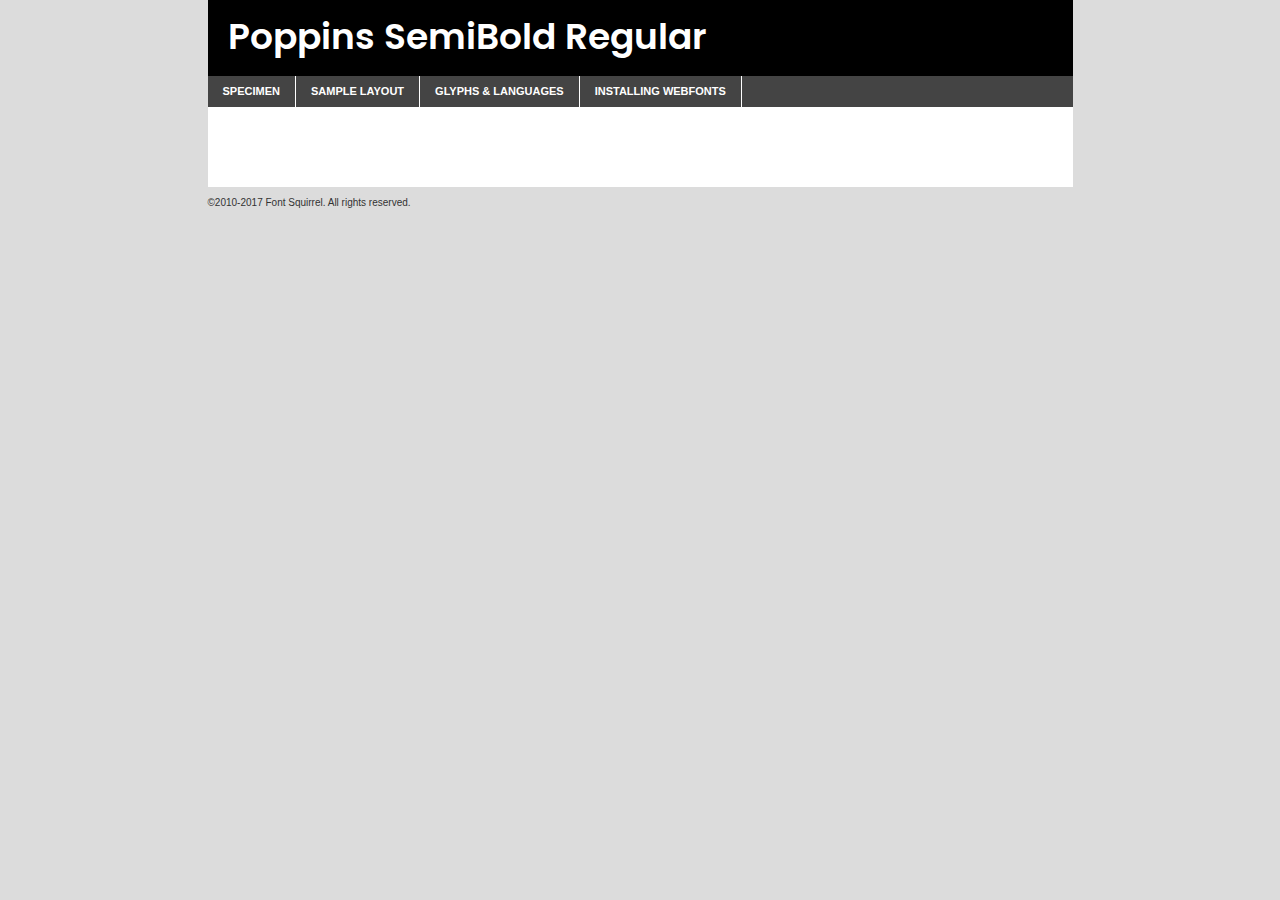
<file: FacilityBank/LandingPage/components/fonts/poppins-semibold-demo.html>
<!DOCTYPE html PUBLIC "-//W3C//DTD XHTML 1.0 Transitional//EN"
	"http://www.w3.org/TR/xhtml1/DTD/xhtml1-transitional.dtd">

<html xmlns="http://www.w3.org/1999/xhtml" xml:lang="en" lang="en">
<head>
	<meta http-equiv="Content-Type" content="text/html; charset=utf-8" />
	<script src="http://ajax.googleapis.com/ajax/libs/jquery/1.7.2/jquery.min.js" type="text/javascript" charset="utf-8"></script>
	<script type="text/javascript">
	(function($){$.fn.easyTabs=function(option){var param=jQuery.extend({fadeSpeed:"fast",defaultContent:1,activeClass:'active'},option);$(this).each(function(){var thisId="#"+this.id;if(param.defaultContent==''){param.defaultContent=1;}
	if(typeof param.defaultContent=="number")
	{var defaultTab=$(thisId+" .tabs li:eq("+(param.defaultContent-1)+") a").attr('href').substr(1);}else{var defaultTab=param.defaultContent;}
	$(thisId+" .tabs li a").each(function(){var tabToHide=$(this).attr('href').substr(1);$("#"+tabToHide).addClass('easytabs-tab-content');});hideAll();changeContent(defaultTab);function hideAll(){$(thisId+" .easytabs-tab-content").hide();}
	function changeContent(tabId){hideAll();$(thisId+" .tabs li").removeClass(param.activeClass);$(thisId+" .tabs li a[href=#"+tabId+"]").closest('li').addClass(param.activeClass);if(param.fadeSpeed!="none")
	{$(thisId+" #"+tabId).fadeIn(param.fadeSpeed);}else{$(thisId+" #"+tabId).show();}}
	$(thisId+" .tabs li").click(function(){var tabId=$(this).find('a').attr('href').substr(1);changeContent(tabId);return false;});});}})(jQuery);
	</script>
	<link rel="stylesheet" href="specimen_files/specimen_stylesheet.css" type="text/css" charset="utf-8" />
	<link rel="stylesheet" href="stylesheet.css" type="text/css" charset="utf-8" />

	<style type="text/css">
					body{
				font-family: 'poppinssemibold';
							}
		</style>

	<title>Poppins SemiBold Regular Specimen</title>
	
	
	<script type="text/javascript" charset="utf-8">
		$(document).ready(function() {
			$('#container').easyTabs({defaultContent:1});
		});
	</script>
</head>

<body>
<div id="container">
	<div id="header">
		Poppins SemiBold Regular	</div>
	<ul class="tabs">
		<li><a href="#specimen">Specimen</a></li>
		<li><a href="#layout">Sample Layout</a></li>
				<li><a href="#glyphs">Glyphs &amp; Languages</a></li>
		<li><a href="#installing">Installing Webfonts</a></li>
		
	</ul>
	
	<div id="main_content">

		
			<div id="specimen">
		
				<div class="section">
					<div class="grid12 firstcol">
						<div class="huge">AaBb</div>
					</div>
				</div>
		
				<div class="section">
					<div class="glyph_range">A&#x200B;B&#x200b;C&#x200b;D&#x200b;E&#x200b;F&#x200b;G&#x200b;H&#x200b;I&#x200b;J&#x200b;K&#x200b;L&#x200b;M&#x200b;N&#x200b;O&#x200b;P&#x200b;Q&#x200b;R&#x200b;S&#x200b;T&#x200b;U&#x200b;V&#x200b;W&#x200b;X&#x200b;Y&#x200b;Z&#x200b;a&#x200b;b&#x200b;c&#x200b;d&#x200b;e&#x200b;f&#x200b;g&#x200b;h&#x200b;i&#x200b;j&#x200b;k&#x200b;l&#x200b;m&#x200b;n&#x200b;o&#x200b;p&#x200b;q&#x200b;r&#x200b;s&#x200b;t&#x200b;u&#x200b;v&#x200b;w&#x200b;x&#x200b;y&#x200b;z&#x200b;1&#x200b;2&#x200b;3&#x200b;4&#x200b;5&#x200b;6&#x200b;7&#x200b;8&#x200b;9&#x200b;0&#x200b;&amp;&#x200b;.&#x200b;,&#x200b;?&#x200b;!&#x200b;&#64;&#x200b;(&#x200b;)&#x200b;#&#x200b;$&#x200b;%&#x200b;*&#x200b;+&#x200b;-&#x200b;=&#x200b;:&#x200b;;</div>
				</div>
				<div class="section">
					<div class="grid12 firstcol">
						<table class="sample_table">
							<tr><td>10</td><td class="size10">abcdefghijklmnopqrstuvwxyzABCDEFGHIJKLMNOPQRSTUVWXYZ0123456789abcdefghijklmnopqrstuvwxyzABCDEFGHIJKLMNOPQRSTUVWXYZ0123456789abcdefghijklmnopqrstuvwxyzABCDEFGHIJKLMNOPQRSTUVWXYZ</td></tr>
							<tr><td>11</td><td class="size11">abcdefghijklmnopqrstuvwxyzABCDEFGHIJKLMNOPQRSTUVWXYZ0123456789abcdefghijklmnopqrstuvwxyzABCDEFGHIJKLMNOPQRSTUVWXYZ0123456789abcdefghijklmnopqrstuvwxyzABCDEFGHIJKLMNOPQRSTUVWXYZ</td></tr>
							<tr><td>12</td><td class="size12">abcdefghijklmnopqrstuvwxyzABCDEFGHIJKLMNOPQRSTUVWXYZ0123456789abcdefghijklmnopqrstuvwxyzABCDEFGHIJKLMNOPQRSTUVWXYZ0123456789abcdefghijklmnopqrstuvwxyzABCDEFGHIJKLMNOPQRSTUVWXYZ</td></tr>
							<tr><td>13</td><td class="size13">abcdefghijklmnopqrstuvwxyzABCDEFGHIJKLMNOPQRSTUVWXYZ0123456789abcdefghijklmnopqrstuvwxyzABCDEFGHIJKLMNOPQRSTUVWXYZ0123456789abcdefghijklmnopqrstuvwxyzABCDEFGHIJKLMNOPQRSTUVWXYZ</td></tr>
							<tr><td>14</td><td class="size14">abcdefghijklmnopqrstuvwxyzABCDEFGHIJKLMNOPQRSTUVWXYZ0123456789abcdefghijklmnopqrstuvwxyzABCDEFGHIJKLMNOPQRSTUVWXYZ0123456789abcdefghijklmnopqrstuvwxyzABCDEFGHIJKLMNOPQRSTUVWXYZ</td></tr>
							<tr><td>16</td><td class="size16">abcdefghijklmnopqrstuvwxyzABCDEFGHIJKLMNOPQRSTUVWXYZ0123456789abcdefghijklmnopqrstuvwxyzABCDEFGHIJKLMNOPQRSTUVWXYZ</td></tr>
							<tr><td>18</td><td class="size18">abcdefghijklmnopqrstuvwxyzABCDEFGHIJKLMNOPQRSTUVWXYZ0123456789abcdefghijklmnopqrstuvwxyzABCDEFGHIJKLMNOPQRSTUVWXYZ</td></tr>
							<tr><td>20</td><td class="size20">abcdefghijklmnopqrstuvwxyzABCDEFGHIJKLMNOPQRSTUVWXYZ0123456789abcdefghijklmnopqrstuvwxyzABCDEFGHIJKLMNOPQRSTUVWXYZ</td></tr>
							<tr><td>24</td><td class="size24">abcdefghijklmnopqrstuvwxyzABCDEFGHIJKLMNOPQRSTUVWXYZ0123456789abcdefghijklmnopqrstuvwxyzABCDEFGHIJKLMNOPQRSTUVWXYZ</td></tr>
							<tr><td>30</td><td class="size30">abcdefghijklmnopqrstuvwxyzABCDEFGHIJKLMNOPQRSTUVWXYZ0123456789abcdefghijklmnopqrstuvwxyzABCDEFGHIJKLMNOPQRSTUVWXYZ</td></tr>
							<tr><td>36</td><td class="size36">abcdefghijklmnopqrstuvwxyzABCDEFGHIJKLMNOPQRSTUVWXYZ0123456789abcdefghijklmnopqrstuvwxyzABCDEFGHIJKLMNOPQRSTUVWXYZ</td></tr>
							<tr><td>48</td><td class="size48">abcdefghijklmnopqrstuvwxyzABCDEFGHIJKLMNOPQRSTUVWXYZ0123456789abcdefghijklmnopqrstuvwxyzABCDEFGHIJKLMNOPQRSTUVWXYZ</td></tr>
							<tr><td>60</td><td class="size60">abcdefghijklmnopqrstuvwxyzABCDEFGHIJKLMNOPQRSTUVWXYZ0123456789abcdefghijklmnopqrstuvwxyzABCDEFGHIJKLMNOPQRSTUVWXYZ</td></tr>
							<tr><td>72</td><td class="size72">abcdefghijklmnopqrstuvwxyzABCDEFGHIJKLMNOPQRSTUVWXYZ0123456789abcdefghijklmnopqrstuvwxyzABCDEFGHIJKLMNOPQRSTUVWXYZ</td></tr>
							<tr><td>90</td><td class="size90">abcdefghijklmnopqrstuvwxyzABCDEFGHIJKLMNOPQRSTUVWXYZ0123456789abcdefghijklmnopqrstuvwxyzABCDEFGHIJKLMNOPQRSTUVWXYZ</td></tr>
						</table>
				
					</div>
			
				</div>
		
		
		
								<div class="section" id="bodycomparison">


										<div id="xheight">
				<div class="fontbody">&#x25FC;&#x25FC;&#x25FC;&#x25FC;&#x25FC;&#x25FC;&#x25FC;&#x25FC;&#x25FC;&#x25FC;&#x25FC;&#x25FC;&#x25FC;&#x25FC;&#x25FC;&#x25FC;&#x25FC;&#x25FC;&#x25FC;&#x25FC;&#x25FC;&#x25FC;&#x25FC;&#x25FC;&#x25FC;&#x25FC;&#x25FC;&#x25FC;&#x25FC;&#x25FC;&#x25FC;&#x25FC;&#x25FC;&#x25FC;&#x25FC;&#x25FC;&#x25FC;&#x25FC;&#x25FC;&#x25FC;&#x25FC;&#x25FC;&#x25FC;&#x25FC;&#x25FC;&#x25FC;&#x25FC;&#x25FC;&#x25FC;&#x25FC;&#x25FC;&#x25FC;&#x25FC;&#x25FC;&#x25FC;&#x25FC;&#x25FC;&#x25FC;&#x25FC;&#x25FC;&#x25FC;&#x25FC;&#x25FC;&#x25FC;&#x25FC;&#x25FC;&#x25FC;&#x25FC;&#x25FC;&#x25FC;&#x25FC;&#x25FC;&#x25FC;&#x25FC;&#x25FC;&#x25FC;&#x25FC;&#x25FC;&#x25FC;&#x25FC;&#x25FC;&#x25FC;&#x25FC;&#x25FC;&#x25FC;&#x25FC;&#x25FC;&#x25FC;&#x25FC;&#x25FC;&#x25FC;&#x25FC;&#x25FC;&#x25FC;&#x25FC;&#x25FC;&#x25FC;&#x25FC;&#x25FC;body</div><div class="arialbody">body</div><div class="verdanabody">body</div><div class="georgiabody">body</div></div>
										<div class="fontbody" style="z-index:1">
											body<span>Poppins SemiBold Regular</span>
										</div>
										<div class="arialbody" style="z-index:1">
											body<span>Arial</span>
										</div>
										<div class="verdanabody" style="z-index:1">
											body<span>Verdana</span>
										</div>
										<div class="georgiabody" style="z-index:1">
											body<span>Georgia</span>
										</div>



								</div>
		
		
				<div class="section psample psample_row1" id="">
					
					<div class="grid2 firstcol">
						<p class="size10"><span>10.</span>Aenean lacinia bibendum nulla sed consectetur. Fusce dapibus, tellus ac cursus commodo, tortor mauris condimentum nibh, ut fermentum massa justo sit amet risus. Nullam id dolor id nibh ultricies vehicula ut id elit. Cum sociis natoque penatibus et magnis dis parturient montes, nascetur ridiculus mus. Nulla vitae elit libero, a pharetra augue.</p>
			
					</div>
					<div class="grid3">
						<p class="size11"><span>11.</span>Aenean lacinia bibendum nulla sed consectetur. Fusce dapibus, tellus ac cursus commodo, tortor mauris condimentum nibh, ut fermentum massa justo sit amet risus. Nullam id dolor id nibh ultricies vehicula ut id elit. Cum sociis natoque penatibus et magnis dis parturient montes, nascetur ridiculus mus. Nulla vitae elit libero, a pharetra augue.</p>
			
					</div>
					<div class="grid3">
						<p class="size12"><span>12.</span>Aenean lacinia bibendum nulla sed consectetur. Fusce dapibus, tellus ac cursus commodo, tortor mauris condimentum nibh, ut fermentum massa justo sit amet risus. Nullam id dolor id nibh ultricies vehicula ut id elit. Cum sociis natoque penatibus et magnis dis parturient montes, nascetur ridiculus mus. Nulla vitae elit libero, a pharetra augue.</p>
			
					</div>
					<div class="grid4">
						<p class="size13"><span>13.</span>Aenean lacinia bibendum nulla sed consectetur. Fusce dapibus, tellus ac cursus commodo, tortor mauris condimentum nibh, ut fermentum massa justo sit amet risus. Nullam id dolor id nibh ultricies vehicula ut id elit. Cum sociis natoque penatibus et magnis dis parturient montes, nascetur ridiculus mus. Nulla vitae elit libero, a pharetra augue.</p>
			
					</div>
					<div class="white_blend"></div>
					
				</div>
				<div class="section psample psample_row2" id="">
					<div class="grid3 firstcol">
						<p class="size14"><span>14.</span>Aenean lacinia bibendum nulla sed consectetur. Fusce dapibus, tellus ac cursus commodo, tortor mauris condimentum nibh, ut fermentum massa justo sit amet risus. Nullam id dolor id nibh ultricies vehicula ut id elit. Cum sociis natoque penatibus et magnis dis parturient montes, nascetur ridiculus mus. Nulla vitae elit libero, a pharetra augue.</p>
			
					</div>
					<div class="grid4">
						<p class="size16"><span>16.</span>Aenean lacinia bibendum nulla sed consectetur. Fusce dapibus, tellus ac cursus commodo, tortor mauris condimentum nibh, ut fermentum massa justo sit amet risus. Nullam id dolor id nibh ultricies vehicula ut id elit. Cum sociis natoque penatibus et magnis dis parturient montes, nascetur ridiculus mus. Nulla vitae elit libero, a pharetra augue.</p>
			
					</div>
					<div class="grid5">
						<p class="size18"><span>18.</span>Aenean lacinia bibendum nulla sed consectetur. Fusce dapibus, tellus ac cursus commodo, tortor mauris condimentum nibh, ut fermentum massa justo sit amet risus. Nullam id dolor id nibh ultricies vehicula ut id elit. Cum sociis natoque penatibus et magnis dis parturient montes, nascetur ridiculus mus. Nulla vitae elit libero, a pharetra augue.</p>
			
					</div>

					<div class="white_blend"></div>

				</div>
				
				<div class="section psample psample_row3" id="">
					<div class="grid5 firstcol">
						<p class="size20"><span>20.</span>Aenean lacinia bibendum nulla sed consectetur. Fusce dapibus, tellus ac cursus commodo, tortor mauris condimentum nibh, ut fermentum massa justo sit amet risus. Nullam id dolor id nibh ultricies vehicula ut id elit. Cum sociis natoque penatibus et magnis dis parturient montes, nascetur ridiculus mus. Nulla vitae elit libero, a pharetra augue.</p>
					</div>
					<div class="grid7">
						<p class="size24"><span>24.</span>Aenean lacinia bibendum nulla sed consectetur. Fusce dapibus, tellus ac cursus commodo, tortor mauris condimentum nibh, ut fermentum massa justo sit amet risus. Nullam id dolor id nibh ultricies vehicula ut id elit. Cum sociis natoque penatibus et magnis dis parturient montes, nascetur ridiculus mus. Nulla vitae elit libero, a pharetra augue.</p>
					</div>
					
					<div class="white_blend"></div>
					
				</div>
				
				<div class="section psample psample_row4" id="">
					<div class="grid12 firstcol">
						<p class="size30"><span>30.</span>Aenean lacinia bibendum nulla sed consectetur. Fusce dapibus, tellus ac cursus commodo, tortor mauris condimentum nibh, ut fermentum massa justo sit amet risus. Nullam id dolor id nibh ultricies vehicula ut id elit. Cum sociis natoque penatibus et magnis dis parturient montes, nascetur ridiculus mus. Nulla vitae elit libero, a pharetra augue.</p>
					</div>
					<div class="white_blend"></div>
					
				</div>
				
				
				
				<div class="section psample psample_row1 fullreverse">
					<div class="grid2 firstcol">
						<p class="size10"><span>10.</span>Aenean lacinia bibendum nulla sed consectetur. Fusce dapibus, tellus ac cursus commodo, tortor mauris condimentum nibh, ut fermentum massa justo sit amet risus. Nullam id dolor id nibh ultricies vehicula ut id elit. Cum sociis natoque penatibus et magnis dis parturient montes, nascetur ridiculus mus. Nulla vitae elit libero, a pharetra augue.</p>
			
					</div>
					<div class="grid3">
						<p class="size11"><span>11.</span>Aenean lacinia bibendum nulla sed consectetur. Fusce dapibus, tellus ac cursus commodo, tortor mauris condimentum nibh, ut fermentum massa justo sit amet risus. Nullam id dolor id nibh ultricies vehicula ut id elit. Cum sociis natoque penatibus et magnis dis parturient montes, nascetur ridiculus mus. Nulla vitae elit libero, a pharetra augue.</p>
			
					</div>
					<div class="grid3">
						<p class="size12"><span>12.</span>Aenean lacinia bibendum nulla sed consectetur. Fusce dapibus, tellus ac cursus commodo, tortor mauris condimentum nibh, ut fermentum massa justo sit amet risus. Nullam id dolor id nibh ultricies vehicula ut id elit. Cum sociis natoque penatibus et magnis dis parturient montes, nascetur ridiculus mus. Nulla vitae elit libero, a pharetra augue.</p>
			
					</div>
					<div class="grid4">
						<p class="size13"><span>13.</span>Aenean lacinia bibendum nulla sed consectetur. Fusce dapibus, tellus ac cursus commodo, tortor mauris condimentum nibh, ut fermentum massa justo sit amet risus. Nullam id dolor id nibh ultricies vehicula ut id elit. Cum sociis natoque penatibus et magnis dis parturient montes, nascetur ridiculus mus. Nulla vitae elit libero, a pharetra augue.</p>
			
					</div>
					<div class="black_blend"></div>
					
				</div>
				
				<div class="section psample psample_row2 fullreverse">
					<div class="grid3 firstcol">
						<p class="size14"><span>14.</span>Aenean lacinia bibendum nulla sed consectetur. Fusce dapibus, tellus ac cursus commodo, tortor mauris condimentum nibh, ut fermentum massa justo sit amet risus. Nullam id dolor id nibh ultricies vehicula ut id elit. Cum sociis natoque penatibus et magnis dis parturient montes, nascetur ridiculus mus. Nulla vitae elit libero, a pharetra augue.</p>
			
					</div>
					<div class="grid4">
						<p class="size16"><span>16.</span>Aenean lacinia bibendum nulla sed consectetur. Fusce dapibus, tellus ac cursus commodo, tortor mauris condimentum nibh, ut fermentum massa justo sit amet risus. Nullam id dolor id nibh ultricies vehicula ut id elit. Cum sociis natoque penatibus et magnis dis parturient montes, nascetur ridiculus mus. Nulla vitae elit libero, a pharetra augue.</p>
			
					</div>
					<div class="grid5">
						<p class="size18"><span>18.</span>Aenean lacinia bibendum nulla sed consectetur. Fusce dapibus, tellus ac cursus commodo, tortor mauris condimentum nibh, ut fermentum massa justo sit amet risus. Nullam id dolor id nibh ultricies vehicula ut id elit. Cum sociis natoque penatibus et magnis dis parturient montes, nascetur ridiculus mus. Nulla vitae elit libero, a pharetra augue.</p>
			
					</div>
					<div class="black_blend"></div>

				</div>
				
				<div class="section psample fullreverse psample_row3" id="">
					<div class="grid5 firstcol">
						<p class="size20"><span>20.</span>Aenean lacinia bibendum nulla sed consectetur. Fusce dapibus, tellus ac cursus commodo, tortor mauris condimentum nibh, ut fermentum massa justo sit amet risus. Nullam id dolor id nibh ultricies vehicula ut id elit. Cum sociis natoque penatibus et magnis dis parturient montes, nascetur ridiculus mus. Nulla vitae elit libero, a pharetra augue.</p>
					</div>
					<div class="grid7">
						<p class="size24"><span>24.</span>Aenean lacinia bibendum nulla sed consectetur. Fusce dapibus, tellus ac cursus commodo, tortor mauris condimentum nibh, ut fermentum massa justo sit amet risus. Nullam id dolor id nibh ultricies vehicula ut id elit. Cum sociis natoque penatibus et magnis dis parturient montes, nascetur ridiculus mus. Nulla vitae elit libero, a pharetra augue.</p>
					</div>
					
					<div class="black_blend"></div>
					
				</div>
				
				<div class="section psample fullreverse psample_row4" id="" style="border-bottom: 20px #000 solid;">
					<div class="grid12 firstcol">
						<p class="size30"><span>30.</span>Aenean lacinia bibendum nulla sed consectetur. Fusce dapibus, tellus ac cursus commodo, tortor mauris condimentum nibh, ut fermentum massa justo sit amet risus. Nullam id dolor id nibh ultricies vehicula ut id elit. Cum sociis natoque penatibus et magnis dis parturient montes, nascetur ridiculus mus. Nulla vitae elit libero, a pharetra augue.</p>
					</div>
					<div class="black_blend"></div>
					
				</div>
				
				
				
				
			</div>
			
			<div id="layout">
				
				<div class="section">
					
					<div class="grid12 firstcol">
						<h1>Lorem Ipsum Dolor</h1>
						<h2>Etiam porta sem malesuada magna mollis euismod</h2>
						
						<p class="byline">By <a href="#link">Aenean Lacinia</a></p>
					</div>
				</div>
				<div class="section">
					<div class="grid8 firstcol">
						<p class="large">Donec sed odio dui. Morbi leo risus, porta ac consectetur ac, vestibulum at eros. Fusce dapibus, tellus ac cursus commodo, tortor mauris condimentum nibh, ut fermentum massa justo sit amet risus. </p>

						
						<h3>Pellentesque ornare sem</h3>

						<p>Maecenas sed diam eget risus varius blandit sit amet non magna. Maecenas faucibus mollis interdum. Donec ullamcorper nulla non metus auctor fringilla. Nullam id dolor id nibh ultricies vehicula ut id elit. Nullam id dolor id nibh ultricies vehicula ut id elit. </p>

						<p>Aenean eu leo quam. Pellentesque ornare sem lacinia quam venenatis vestibulum. Lorem ipsum dolor sit amet, consectetur adipiscing elit. Cum sociis natoque penatibus et magnis dis parturient montes, nascetur ridiculus mus. </p>

						<p>Nulla vitae elit libero, a pharetra augue. Praesent commodo cursus magna, vel scelerisque nisl consectetur et. Aenean lacinia bibendum nulla sed consectetur. </p>

						<p>Nullam quis risus eget urna mollis ornare vel eu leo. Nullam quis risus eget urna mollis ornare vel eu leo. Maecenas sed diam eget risus varius blandit sit amet non magna. Donec ullamcorper nulla non metus auctor fringilla. </p>

						<h3>Cras mattis consectetur</h3>

						<p>Aenean eu leo quam. Pellentesque ornare sem lacinia quam venenatis vestibulum. Aenean lacinia bibendum nulla sed consectetur. Integer posuere erat a ante venenatis dapibus posuere velit aliquet. Cras mattis consectetur purus sit amet fermentum. </p>

						<p>Nullam id dolor id nibh ultricies vehicula ut id elit. Nullam quis risus eget urna mollis ornare vel eu leo. Cras mattis consectetur purus sit amet fermentum.</p>
					</div>
					
					<div class="grid4 sidebar">
						
						<div class="box reverse">
							<p class="last">Nullam quis risus eget urna mollis ornare vel eu leo. Donec ullamcorper nulla non metus auctor fringilla. Cras mattis consectetur purus sit amet fermentum. Sed posuere consectetur est at lobortis. Lorem ipsum dolor sit amet, consectetur adipiscing elit. </p>
						</div>
						
						<p class="caption">Maecenas sed diam eget risus varius.</p>

						<p>Vestibulum id ligula porta felis euismod semper. Integer posuere erat a ante venenatis dapibus posuere velit aliquet. Vestibulum id ligula porta felis euismod semper. Sed posuere consectetur est at lobortis. Maecenas sed diam eget risus varius blandit sit amet non magna. Fusce dapibus, tellus ac cursus commodo, tortor mauris condimentum nibh, ut fermentum massa justo sit amet risus. </p>

					

						<p>Duis mollis, est non commodo luctus, nisi erat porttitor ligula, eget lacinia odio sem nec elit. Aenean lacinia bibendum nulla sed consectetur. Vivamus sagittis lacus vel augue laoreet rutrum faucibus dolor auctor. Aenean lacinia bibendum nulla sed consectetur. Nullam quis risus eget urna mollis ornare vel eu leo. </p>

						<p>Praesent commodo cursus magna, vel scelerisque nisl consectetur et. Donec ullamcorper nulla non metus auctor fringilla. Maecenas faucibus mollis interdum. Fusce dapibus, tellus ac cursus commodo, tortor mauris condimentum nibh, ut fermentum massa justo sit amet risus. </p>

					</div>
				</div>
				
			</div>


			



		<div id="glyphs">
			<div class="section">
				<div class="grid12 firstcol">
			
				<h1>Language Support</h1>
				<p>The subset of Poppins SemiBold Regular in this kit supports the following languages:<br />
			
					English, Arrernte, Bislama, Cebuano, Fijian, Gilbertese, Hmong, Ibanag, Iloko_ilokano, Interglossa_glosa, Interlingua, Lojban, Manx, Norfolk_pitcairnese, Oromo, Rotokas, Samoan, Sardinian, Seychelles_creole, Shona, Somali, Southern_ndebele, Swahili, Swati_swazi, Tok_pisin, Warlpiri, Xhosa, Zulu, Latinbasic, Demo				</p>
				<h1>Glyph Chart</h1>
				<p>The subset of Poppins SemiBold Regular in this kit includes all the glyphs listed below. Unicode entities are included above each glyph to help you insert individual characters into your layout.</p>
				<div id="glyph_chart">
			
																														 <div><p>&amp;#13;</p>&#13;</div>
																				 <div><p>&amp;#32;</p>&#32;</div>
																				 <div><p>&amp;#33;</p>&#33;</div>
																				 <div><p>&amp;#34;</p>&#34;</div>
																				 <div><p>&amp;#35;</p>&#35;</div>
																				 <div><p>&amp;#36;</p>&#36;</div>
																				 <div><p>&amp;#37;</p>&#37;</div>
																				 <div><p>&amp;#38;</p>&#38;</div>
																				 <div><p>&amp;#39;</p>&#39;</div>
																				 <div><p>&amp;#40;</p>&#40;</div>
																				 <div><p>&amp;#41;</p>&#41;</div>
																				 <div><p>&amp;#42;</p>&#42;</div>
																				 <div><p>&amp;#43;</p>&#43;</div>
																				 <div><p>&amp;#44;</p>&#44;</div>
																				 <div><p>&amp;#46;</p>&#46;</div>
																				 <div><p>&amp;#47;</p>&#47;</div>
																				 <div><p>&amp;#48;</p>&#48;</div>
																				 <div><p>&amp;#49;</p>&#49;</div>
																				 <div><p>&amp;#50;</p>&#50;</div>
																				 <div><p>&amp;#51;</p>&#51;</div>
																				 <div><p>&amp;#52;</p>&#52;</div>
																				 <div><p>&amp;#53;</p>&#53;</div>
																				 <div><p>&amp;#54;</p>&#54;</div>
																				 <div><p>&amp;#55;</p>&#55;</div>
																				 <div><p>&amp;#56;</p>&#56;</div>
																				 <div><p>&amp;#57;</p>&#57;</div>
																				 <div><p>&amp;#60;</p>&#60;</div>
																				 <div><p>&amp;#61;</p>&#61;</div>
																				 <div><p>&amp;#62;</p>&#62;</div>
																				 <div><p>&amp;#63;</p>&#63;</div>
																				 <div><p>&amp;#64;</p>&#64;</div>
																				 <div><p>&amp;#65;</p>&#65;</div>
																				 <div><p>&amp;#66;</p>&#66;</div>
																				 <div><p>&amp;#67;</p>&#67;</div>
																				 <div><p>&amp;#68;</p>&#68;</div>
																				 <div><p>&amp;#69;</p>&#69;</div>
																				 <div><p>&amp;#70;</p>&#70;</div>
																				 <div><p>&amp;#71;</p>&#71;</div>
																				 <div><p>&amp;#72;</p>&#72;</div>
																				 <div><p>&amp;#73;</p>&#73;</div>
																				 <div><p>&amp;#74;</p>&#74;</div>
																				 <div><p>&amp;#75;</p>&#75;</div>
																				 <div><p>&amp;#76;</p>&#76;</div>
																				 <div><p>&amp;#77;</p>&#77;</div>
																				 <div><p>&amp;#78;</p>&#78;</div>
																				 <div><p>&amp;#79;</p>&#79;</div>
																				 <div><p>&amp;#80;</p>&#80;</div>
																				 <div><p>&amp;#81;</p>&#81;</div>
																				 <div><p>&amp;#82;</p>&#82;</div>
																				 <div><p>&amp;#83;</p>&#83;</div>
																				 <div><p>&amp;#84;</p>&#84;</div>
																				 <div><p>&amp;#85;</p>&#85;</div>
																				 <div><p>&amp;#86;</p>&#86;</div>
																				 <div><p>&amp;#87;</p>&#87;</div>
																				 <div><p>&amp;#88;</p>&#88;</div>
																				 <div><p>&amp;#89;</p>&#89;</div>
																				 <div><p>&amp;#90;</p>&#90;</div>
																				 <div><p>&amp;#91;</p>&#91;</div>
																				 <div><p>&amp;#92;</p>&#92;</div>
																				 <div><p>&amp;#93;</p>&#93;</div>
																				 <div><p>&amp;#94;</p>&#94;</div>
																				 <div><p>&amp;#95;</p>&#95;</div>
																				 <div><p>&amp;#96;</p>&#96;</div>
																				 <div><p>&amp;#97;</p>&#97;</div>
																				 <div><p>&amp;#98;</p>&#98;</div>
																				 <div><p>&amp;#99;</p>&#99;</div>
																				 <div><p>&amp;#100;</p>&#100;</div>
																				 <div><p>&amp;#101;</p>&#101;</div>
																				 <div><p>&amp;#102;</p>&#102;</div>
																				 <div><p>&amp;#103;</p>&#103;</div>
																				 <div><p>&amp;#104;</p>&#104;</div>
																				 <div><p>&amp;#105;</p>&#105;</div>
																				 <div><p>&amp;#106;</p>&#106;</div>
																				 <div><p>&amp;#107;</p>&#107;</div>
																				 <div><p>&amp;#108;</p>&#108;</div>
																				 <div><p>&amp;#109;</p>&#109;</div>
																				 <div><p>&amp;#110;</p>&#110;</div>
																				 <div><p>&amp;#111;</p>&#111;</div>
																				 <div><p>&amp;#112;</p>&#112;</div>
																				 <div><p>&amp;#113;</p>&#113;</div>
																				 <div><p>&amp;#114;</p>&#114;</div>
																				 <div><p>&amp;#115;</p>&#115;</div>
																				 <div><p>&amp;#116;</p>&#116;</div>
																				 <div><p>&amp;#117;</p>&#117;</div>
																				 <div><p>&amp;#118;</p>&#118;</div>
																				 <div><p>&amp;#119;</p>&#119;</div>
																				 <div><p>&amp;#120;</p>&#120;</div>
																				 <div><p>&amp;#121;</p>&#121;</div>
																				 <div><p>&amp;#122;</p>&#122;</div>
																				 <div><p>&amp;#123;</p>&#123;</div>
																				 <div><p>&amp;#124;</p>&#124;</div>
																				 <div><p>&amp;#125;</p>&#125;</div>
																				 <div><p>&amp;#126;</p>&#126;</div>
																				 <div><p>&amp;#160;</p>&#160;</div>
																				 <div><p>&amp;#161;</p>&#161;</div>
																				 <div><p>&amp;#162;</p>&#162;</div>
																				 <div><p>&amp;#163;</p>&#163;</div>
																				 <div><p>&amp;#164;</p>&#164;</div>
																				 <div><p>&amp;#165;</p>&#165;</div>
																				 <div><p>&amp;#166;</p>&#166;</div>
																				 <div><p>&amp;#167;</p>&#167;</div>
																				 <div><p>&amp;#168;</p>&#168;</div>
																				 <div><p>&amp;#169;</p>&#169;</div>
																				 <div><p>&amp;#170;</p>&#170;</div>
																				 <div><p>&amp;#171;</p>&#171;</div>
																				 <div><p>&amp;#172;</p>&#172;</div>
																				 <div><p>&amp;#174;</p>&#174;</div>
																				 <div><p>&amp;#175;</p>&#175;</div>
																				 <div><p>&amp;#176;</p>&#176;</div>
																				 <div><p>&amp;#177;</p>&#177;</div>
																				 <div><p>&amp;#178;</p>&#178;</div>
																				 <div><p>&amp;#179;</p>&#179;</div>
																				 <div><p>&amp;#180;</p>&#180;</div>
																				 <div><p>&amp;#181;</p>&#181;</div>
																				 <div><p>&amp;#182;</p>&#182;</div>
																				 <div><p>&amp;#184;</p>&#184;</div>
																				 <div><p>&amp;#185;</p>&#185;</div>
																				 <div><p>&amp;#186;</p>&#186;</div>
																				 <div><p>&amp;#187;</p>&#187;</div>
																				 <div><p>&amp;#188;</p>&#188;</div>
																				 <div><p>&amp;#189;</p>&#189;</div>
																				 <div><p>&amp;#190;</p>&#190;</div>
																				 <div><p>&amp;#191;</p>&#191;</div>
																				 <div><p>&amp;#198;</p>&#198;</div>
																				 <div><p>&amp;#199;</p>&#199;</div>
																				 <div><p>&amp;#208;</p>&#208;</div>
																				 <div><p>&amp;#215;</p>&#215;</div>
																				 <div><p>&amp;#216;</p>&#216;</div>
																				 <div><p>&amp;#222;</p>&#222;</div>
																				 <div><p>&amp;#223;</p>&#223;</div>
																				 <div><p>&amp;#230;</p>&#230;</div>
																				 <div><p>&amp;#231;</p>&#231;</div>
																				 <div><p>&amp;#240;</p>&#240;</div>
																				 <div><p>&amp;#247;</p>&#247;</div>
																				 <div><p>&amp;#248;</p>&#248;</div>
																				 <div><p>&amp;#254;</p>&#254;</div>
																				 <div><p>&amp;#305;</p>&#305;</div>
																				 <div><p>&amp;#338;</p>&#338;</div>
																				 <div><p>&amp;#339;</p>&#339;</div>
																				 <div><p>&amp;#710;</p>&#710;</div>
																				 <div><p>&amp;#730;</p>&#730;</div>
																				 <div><p>&amp;#732;</p>&#732;</div>
																				 <div><p>&amp;#8192;</p>&#8192;</div>
																				 <div><p>&amp;#8193;</p>&#8193;</div>
																				 <div><p>&amp;#8194;</p>&#8194;</div>
																				 <div><p>&amp;#8195;</p>&#8195;</div>
																				 <div><p>&amp;#8196;</p>&#8196;</div>
																				 <div><p>&amp;#8197;</p>&#8197;</div>
																				 <div><p>&amp;#8198;</p>&#8198;</div>
																				 <div><p>&amp;#8199;</p>&#8199;</div>
																				 <div><p>&amp;#8200;</p>&#8200;</div>
																				 <div><p>&amp;#8201;</p>&#8201;</div>
																				 <div><p>&amp;#8202;</p>&#8202;</div>
																				 <div><p>&amp;#8211;</p>&#8211;</div>
																				 <div><p>&amp;#8212;</p>&#8212;</div>
																				 <div><p>&amp;#8216;</p>&#8216;</div>
																				 <div><p>&amp;#8217;</p>&#8217;</div>
																				 <div><p>&amp;#8218;</p>&#8218;</div>
																				 <div><p>&amp;#8220;</p>&#8220;</div>
																				 <div><p>&amp;#8221;</p>&#8221;</div>
																				 <div><p>&amp;#8222;</p>&#8222;</div>
																				 <div><p>&amp;#8226;</p>&#8226;</div>
																				 <div><p>&amp;#8239;</p>&#8239;</div>
																				 <div><p>&amp;#8249;</p>&#8249;</div>
																				 <div><p>&amp;#8250;</p>&#8250;</div>
																				 <div><p>&amp;#8287;</p>&#8287;</div>
																				 <div><p>&amp;#8364;</p>&#8364;</div>
																				 <div><p>&amp;#8482;</p>&#8482;</div>
																				 <div><p>&amp;#8722;</p>&#8722;</div>
																				 <div><p>&amp;#9724;</p>&#9724;</div>
																				 <div><p>&amp;#64257;</p>&#64257;</div>
																																																</div>	
				</div>
		
		
			</div>
		</div>
		
		
		<div id="specs">
			
		</div>
	
		<div id="installing">
			<div class="section">
				<div class="grid7 firstcol">
					<h1>Installing Webfonts</h1>
					
					<p>Webfonts are supported by all major browser platforms but not all in the same way. There are currently four different font formats that must be included in order to target all browsers. This includes TTF, WOFF, EOT and SVG.</p>
					
					<h2>1. Upload your webfonts</h2>
					<p>You must upload your webfont kit to your website. They should be in or near the same directory as your CSS files.</p>
					
					<h2>2. Include the webfont stylesheet</h2>
					<p>A special CSS @font-face declaration helps the various browsers select the appropriate font it needs without causing you a bunch of headaches. Learn more about this syntax by reading the <a href="https://www.fontspring.com/blog/further-hardening-of-the-bulletproof-syntax">Fontspring blog post</a> about it. The code for it is as follows:</p>


<code>
@font-face{ 
	font-family: 'MyWebFont';
	src: url('WebFont.eot');
	src: url('WebFont.eot?#iefix') format('embedded-opentype'),
	     url('WebFont.woff') format('woff'),
	     url('WebFont.ttf') format('truetype'),
	     url('WebFont.svg#webfont') format('svg');
}
</code>

	<p>We've already gone ahead and generated the code for you. All you have to do is link to the stylesheet in your HTML, like this:</p>
	<code>&lt;link rel=&quot;stylesheet&quot; href=&quot;stylesheet.css&quot; type=&quot;text/css&quot; charset=&quot;utf-8&quot; /&gt;</code>

					<h2>3. Modify your own stylesheet</h2>
					<p>To take advantage of your new fonts, you must tell your stylesheet to use them. Look at the original @font-face declaration above and find the property called "font-family." The name linked there will be what you use to reference the font. Prepend that webfont name to the font stack in the "font-family" property, inside the selector you want to change. For example:</p>
<code>p { font-family: 'WebFont', Arial, sans-serif; }</code>

<h2>4. Test</h2>
<p>Getting webfonts to work cross-browser <em>can</em> be tricky. Use the information in the sidebar to help you if you find that fonts aren't loading in a particular browser.</p>
				</div>
				
				<div class="grid5 sidebar">
					<div class="box">
						<h2>Troubleshooting<br />Font-Face Problems</h2>
						<p>Having trouble getting your webfonts to load in your new website? Here are some tips to sort out what might be the problem.</p>

						<h3>Fonts not showing in any browser</h3>

						<p>This sounds like you need to work on the plumbing. You either did not upload the fonts to the correct directory, or you did not link the fonts properly in the CSS. If you've confirmed that all this is correct and you still have a problem, take a look at your .htaccess file and see if requests are getting intercepted.</p>

						<h3>Fonts not loading in iPhone or iPad</h3>

						<p>The most common problem here is that you are serving the fonts from an IIS server. IIS refuses to serve files that have unknown MIME types. If that is the case, you must set the MIME type for SVG to "image/svg+xml" in the server settings. Follow these instructions from Microsoft if you need help.</p>

						<h3>Fonts not loading in Firefox</h3>

						<p>The primary reason for this failure? You are still using a version Firefox older than 3.5. So upgrade already! If that isn't it, then you are very likely serving fonts from a different domain. Firefox requires that all font assets be served from the same domain. Lastly it is possible that you need to add WOFF to your list of MIME types (if you are serving via IIS.)</p>

						<h3>Fonts not loading in IE</h3>

						<p>Are you looking at Internet Explorer on an actual Windows machine or are you cheating by using a service like Adobe BrowserLab? Many of these screenshot services do not render @font-face for IE. Best to test it on a real machine.</p>

						<h3>Fonts not loading in IE9</h3>

						<p>IE9, like Firefox, requires that fonts be served from the same domain as the website. Make sure that is the case.</p>
					</div>
				</div>
			</div>
			
		</div>
	
	</div>
	<div id="footer">
		<p>&copy;2010-2017 Font Squirrel. All rights reserved.</p>
	</div>
</div>
</body>
</html>
</file>
<file: FacilityBank/CompleteCadastro/style22.css>
@import url('https://fonts.googleapis.com/css2?family=STIX+Two+Text&display=swap');

*{
    padding: 0;
    margin: 0;
    box-sizing: border-box;
    font-family: 'Stix two text';
}
body{
    width: 100%;
    height: 100vh;
    display: flex;
    justify-content: center;
    align-items: center;
    background-color: #ffffff
}

.container{
    width: 80%;
    height: 80vh;
    display: flex;
    border-radius: 50px;
    box-shadow: 0px 10px 40px #00000056;
    
}


.form-image{
    width: 50%;
    display: flex;
    justify-content: center;
    align-items: center;
    background-color: #55443D;
    padding: 1rem;
   
    
}



.form{
    width: 50%;
    display: flex;
    justify-content: center;
    align-items: center;
    flex-direction:  column;
    background-color: #FFFF;
    padding: 3rem;
    
    
    
}

.form-header{
    margin-bottom: 3rem;
    display: flex;
    justify-content: space-between;
    align-items: center;
    color: #55443D;

}



.form-header h2::after{
    content: '';
    display: block;
    width: 5rem;
    height: 0.3rem;
    background-color: #187c5b;
    margin: 0 auto;
    position: absolute;
    border-radius: 10px;
}

.logo{
    margin: 3vw;

}

.input-group{
    display: flex;
    max-height: 10;
    flex-wrap: wrap;
    justify-content: space-between;
    padding: 1rem 0;
    
}

.input-box{
    display: flex;
    flex-direction:column;
    color: #55443D;
}


.input-box input{
    width: 15vw;
    margin: 0.3rem 0;
    padding: 0.3rem 1.2rem;
    border: #55443D;
    border-radius: 10px;
    box-shadow: 1px 1px 6px #0000001c;
    
}

.continue-button button{
    width: 100%;
    margin-top: 2.5rem;
    border: none;
    background-color: #55443D;
    padding: 0.62rem;
    border-radius: 5px;
    cursor: pointer;
    text-transform: uppercase;
}

.continue-button button:hover{
    background-color: #55443D;
}

.continue-button button a {
    text-decoration: none;
    font-size:  0.93rem;
    font-weight: 500;
    color: #FFFF;
}

@media screen and (max-width: 1330px){
    .form.image{
        display: none;
    }
    .container{
        width: 50%;
    }
    .form{
        width:100%
    }

}

@media screen and (max-width: 1064px){
    .continue-button{
        width: 100%;
        height: auto;
    }
    .input-group{
        flex-direction:column;
        overflow-y: scroll;
        flex-wrap: nowrap;
        max-height: 10rem;
        padding-right: 5rem;
    }

    .form-image{
        display: none;
    }
}
</file>
<file: FacilityBank/Login/style.css>
@import url('https://fonts.googleapis.com/css2?family=STIX+Two+Text&display=swap');

body{
    margin: 0;
    font-family: 'Stix two text';
}

body * {
    box-sizing: border-box;
}


.main-login{
    width: 100vw;
    height: 100vh;
    background: #FFFFFF;
    display: flex;
    justify-content: center;
    align-items: center;

}

.left-login{
    width: 50vw;
    height: 100vh;
    display: flex;
    justify-content: center;
    align-items: center;
    flex-direction: column;
}

.left-login > h1 {
    font-size: 3vw;
    color: #55443D;
    letter-spacing: 9px;
}



.left-login > h3{
    font-size: 2vw;
    color: #55443D;
    
    
}

.left-logo-img{
    width: 5vw;
    justify-content: center;
    align-items: center;
    cursor: pointer;
}

.left-login-img{
    width: 30vw;
    justify-content: center;
    align-items: center;
}

.right-login{
    width: 50vw;
    height: 100vh;
    display: flex;
    justify-content: center;
    align-items: center;
}

.card-login{
    width: 35vw;
    display: flex;
    justify-content: center;
    align-items: center;
    flex-direction: column;
    padding: 30px 35px;
    background: #55443D;
    border-radius: 20px;
    box-shadow: 0px 10px 40px #00000056;

}

.card-login >h1{
    color: #FFFFFF;
    font-weight: 800;
    margin: 0;
}

.card-login> h4 {
    color: #ffffff;
    font-weight: 700;
    margin: 0;
    cursor: pointer;
}

.card-login > p{
    color: #130c02a4;
}

a{
    color: #FFFFFF;
}


.textfield{
    width: 100%;
    display: flex;
    flex-direction: column;
    align-items: flex-start;
    justify-content: center;
    margin: 10px 0px;

}

.textfield >input{
    width: 100%;
    border: none;
    border-radius: 10px;
    padding: 15px;
    background: #FFFFFF;
    font-size: 12pt;
    outline: none;
    box-sizing: border-box;
}

.textfield > label {
    color: #FFFFFF;
    margin-bottom: 10px;
}

.textfield > input::placeholder{
    color: #D2D2D2;

}



.btn-login{
    width: 100%;
    padding: 16px 0px;
    margin: 25px;
    border: none;
    border-radius: 8px;
    outline: none;
    text-transform: uppercase;
    font-weight: 800;
    letter-spacing: 3px;
    color: #ffffff;
    background: #1e1304a4;
    cursor: pointer;
    box-shadow: 0px 10px 40px -12px #ffffff56;
}

@media only screen and (max-width: 950px){
    .card-login{
        width: 70%;
    }
}

@media only screen and (max-width: 600px){
    .main-login{
        flex-direction: column;
    }

    .left-login-img{
        display: none;
    }

    .left-login{
        width: 100%;
        height: auto;
    }
    .right-login{
        width: 100%;
        height: auto;
    }

    .left-logo-img{
        width: 10vh;
    }

    .card-login{
        width: 100%;
    }

    

}
</file>
<file: FacilityBank/LandingPage/components/fonts/stylesheet.css>
/*! Generated by Font Squirrel (https://www.fontsquirrel.com) on May 19, 2021 */



@font-face {
    font-family: 'poppinsblack';
    src: url('poppins-black-webfont.woff2') format('woff2'),
         url('poppins-black-webfont.woff') format('woff');
    font-weight: normal;
    font-style: normal;

}




@font-face {
    font-family: 'poppinsbold';
    src: url('poppins-bold-webfont.woff2') format('woff2'),
         url('poppins-bold-webfont.woff') format('woff');
    font-weight: normal;
    font-style: normal;

}




@font-face {
    font-family: 'poppinslight';
    src: url('poppins-light-webfont.woff2') format('woff2'),
         url('poppins-light-webfont.woff') format('woff');
    font-weight: normal;
    font-style: normal;

}




@font-face {
    font-family: 'poppinsmedium';
    src: url('poppins-medium-webfont.woff2') format('woff2'),
         url('poppins-medium-webfont.woff') format('woff');
    font-weight: normal;
    font-style: normal;

}




@font-face {
    font-family: 'poppinsregular';
    src: url('poppins-regular-webfont.woff2') format('woff2'),
         url('poppins-regular-webfont.woff') format('woff');
    font-weight: normal;
    font-style: normal;

}




@font-face {
    font-family: 'poppinssemibold';
    src: url('poppins-semibold-webfont.woff2') format('woff2'),
         url('poppins-semibold-webfont.woff') format('woff');
    font-weight: normal;
    font-style: normal;

}
</file>
<file: FacilityBank/LandingPage/components/fonts/specimen_files/specimen_stylesheet.css>
@import url('grid_12-825-55-15.css');

/*  
	CSS Reset by Eric Meyer - Released under Public Domain
    http://meyerweb.com/eric/tools/css/reset/
*/
html, body, div, span, applet, object, iframe,
h1, h2, h3, h4, h5, h6, p, blockquote, pre,
a, abbr, acronym, address, big, cite, code,
del, dfn, em, font, img, ins, kbd, q, s, samp,
small, strike, strong, sub, sup, tt, var,
b, u, i, center, dl, dt, dd, ol, ul, li,
fieldset, form, label, legend, table, 
caption, tbody, tfoot, thead, tr, th, td 
                  {margin: 0;padding: 0;border: 0;outline: 0;
                  font-size: 100%;vertical-align: baseline;
                  background: transparent;}
body              {line-height: 1;}
ol, ul            {list-style: none;}
blockquote, q     {quotes: none;}
blockquote:before, blockquote:after,
q:before, q:after {content: '';	content: none;}
:focus            {outline: 0;}
ins               {text-decoration: none;}
del               {text-decoration: line-through;}
table             {border-collapse: collapse;border-spacing: 0;}




body {
	color: #000;
	background-color: #dcdcdc;
}

a {
	text-decoration: none;
	color: #1883ba;
}

h1{
	font-size: 32px;
	font-weight: normal;
	font-style: normal;
	margin-bottom: 18px;
}

h2{
	font-size: 18px;
}

#container {
	width: 865px;
	margin: 0px auto;
}


#header {
	padding: 20px;
	font-size: 36px;
	background-color: #000;
	color: #fff;
}

#header span {
	color: #666;
}
#main_content {
	background-color: #fff;
	padding: 60px 20px 20px;
}


#footer p {
	margin: 0;
	padding-top: 10px;
	padding-bottom: 50px;
	color: #333;
	font: 10px Arial, sans-serif;
}

.tabs {
	width: 100%;
	height: 31px;
	background-color: #444;
}
.tabs li {
	float:  left;
	margin: 0;
	overflow: hidden;
	background-color: #444;
}
.tabs li a {
	display: block;
	color: #fff;
	text-decoration: none;
	font: bold 11px/11px 'Arial';
	text-transform: uppercase;
	padding: 10px 15px;
	border-right: 1px solid #fff;
}

.tabs li a:hover {
		background-color: #00b3ff;

}

.tabs li.active a {
	color:  #000;
	background-color: #fff;
}



div.huge {
	
	font-size: 300px;
	line-height: 1em;
	padding: 0;
	letter-spacing: -.02em;
	overflow: hidden;
}
div.glyph_range {
	font-size: 72px;
	line-height: 1.1em;
}

.size10{ font-size: 10px; }
.size11{ font-size: 11px; }
.size12{ font-size: 12px; }
.size13{ font-size: 13px; }
.size14{ font-size: 14px; }
.size16{ font-size: 16px; }
.size18{ font-size: 18px; }
.size20{ font-size: 20px; }
.size24{ font-size: 24px; }
.size30{ font-size: 30px; }
.size36{ font-size: 36px; }
.size48{ font-size: 48px; }
.size60{ font-size: 60px; }
.size72{ font-size: 72px; }
.size90{ font-size: 90px; }


.psample_row1 {	height: 120px;}
.psample_row1 {	height: 120px;}
.psample_row2 {	height: 160px;}
.psample_row3 {	height: 160px;}
.psample_row4 {	height: 160px;}

.psample {
	overflow: hidden;
	position: relative;
}
.psample p {
	line-height: 1.3em;
	display: block;
	overflow: hidden;
	margin: 0;
}

.psample span {
	margin-right: .5em;
}

.white_blend {
	width: 100%;
	height: 61px;
	background-image: url([data-uri]);
	position: absolute;
	bottom: 0;
}
.black_blend {
	width: 100%;
	height: 61px;
	background-image: url([data-uri]);
	position: absolute;
	bottom: 0;
}
.fullreverse {
	background:  #000 !important;
	color:  #fff !important;
	margin-left: -20px;
	padding-left: 20px;
	margin-right: -20px;
	padding-right: 20px;
	padding: 20px;
	margin-bottom:0;
}


.sample_table td {
	padding-top: 3px;
	padding-bottom:5px;
	padding-left: 5px;
	vertical-align: middle;
	line-height: 1.2em;
}

.sample_table td:first-child {
	background-color: #eee;
	text-align: right;
	padding-right: 5px;
	padding-left: 0;
	padding: 5px;
	font: 11px/12px "Courier New", Courier, mono;
}

code {
	white-space: pre;
	background-color: #eee;
	display: block;
	padding: 10px;
	margin-bottom: 18px;
	overflow: auto;
}


.bottom,.last 	{margin-bottom:0 !important; padding-bottom:0 !important;}

.box  { 
  padding: 18px; 
  margin-bottom: 18px; 
  background: #eee; 
}

.reverse,.reversed { background:  #000 !important;color:  #fff !important; border: none !important;}

#bodycomparison {
	position: relative;
	overflow: hidden;
	font-size: 72px;
	height: 90px;
	white-space: nowrap;
}

#bodycomparison div{
	font-size: 72px;
	line-height: 90px;
	display: inline;
	margin: 0 15px 0 0;
	padding: 0;
}

#bodycomparison div span{
	font: 10px Arial;
	position: absolute;
	left: 0;
}
#xheight {
	float: none;
	position: absolute;
	color: #d9f3ff;
	font-size: 72px;
	line-height: 90px;
}

.fontbody {
 position: relative;
}
.arialbody{
	font-family: Arial;
	position: relative;
}
.verdanabody{
	font-family: Verdana;
	position: relative;
}
.georgiabody{
	font-family: Georgia;
	position: relative;
}

/* @group Layout page
 */

#layout h1 {
	font-size: 36px;
	line-height: 42px;
	font-weight: normal;
	font-style: normal;
}

#layout h2 {
	font-size: 24px;
	line-height: 23px;
	font-weight: normal;
	font-style: normal;
}

#layout h3 {
	font-size: 22px;
	line-height: 1.4em;
	margin-top: 1em;
	font-weight: normal;
	font-style: normal;
}


#layout p.byline {
	font-size: 12px;
	margin-top: 18px;
	line-height: 12px;
	margin-bottom: 0;
}
#layout p {
	font-size: 14px;
	line-height: 21px;
	margin-bottom: .5em;
}

#layout p.large{
	font-size: 18px;
	line-height: 26px;
}

#layout .sidebar p{
	font-size: 12px;
	line-height: 1.4em;
}

#layout p.caption {
	font-size: 10px;
	margin-top: -16px;
	margin-bottom: 18px;
}

/* @end */

/* @group Glyphs */

#glyph_chart div{
	background-color: #d9f3ff;
	color: black;
	float: left;
	font-size: 36px;
	height: 1.2em;
	line-height: 1.2em;
	margin-bottom: 1px;
	margin-right: 1px;
	text-align: center;
	width: 1.2em;
	position: relative;
	padding: .6em .2em .2em;
}

#glyph_chart div p {
	position: absolute;
	left: 0;
	top: 0;
	display: block;
	text-align: center;
	font: bold 9px Arial, sans-serif;
	background-color: #3a768f;
	width: 100%;
	color: #fff;
	padding: 2px 0;
}


#glyphs h1 {
	font-family: Arial, sans-serif;
}
/* @end */

/* @group Installing */

#installing {
	font: 13px Arial, sans-serif;
}

#installing p,
#glyphs p{
	line-height: 1.2em;
	margin-bottom: 18px;
	font: 13px Arial, sans-serif;
}



#installing h3{
	font-size: 15px;
	margin-top: 18px;
}

/* @end */

#rendering h1 {
	font-family: Arial, sans-serif;
}
.render_table td {
	font: 11px "Courier New", Courier, mono;
	vertical-align: middle;
}
</file>
